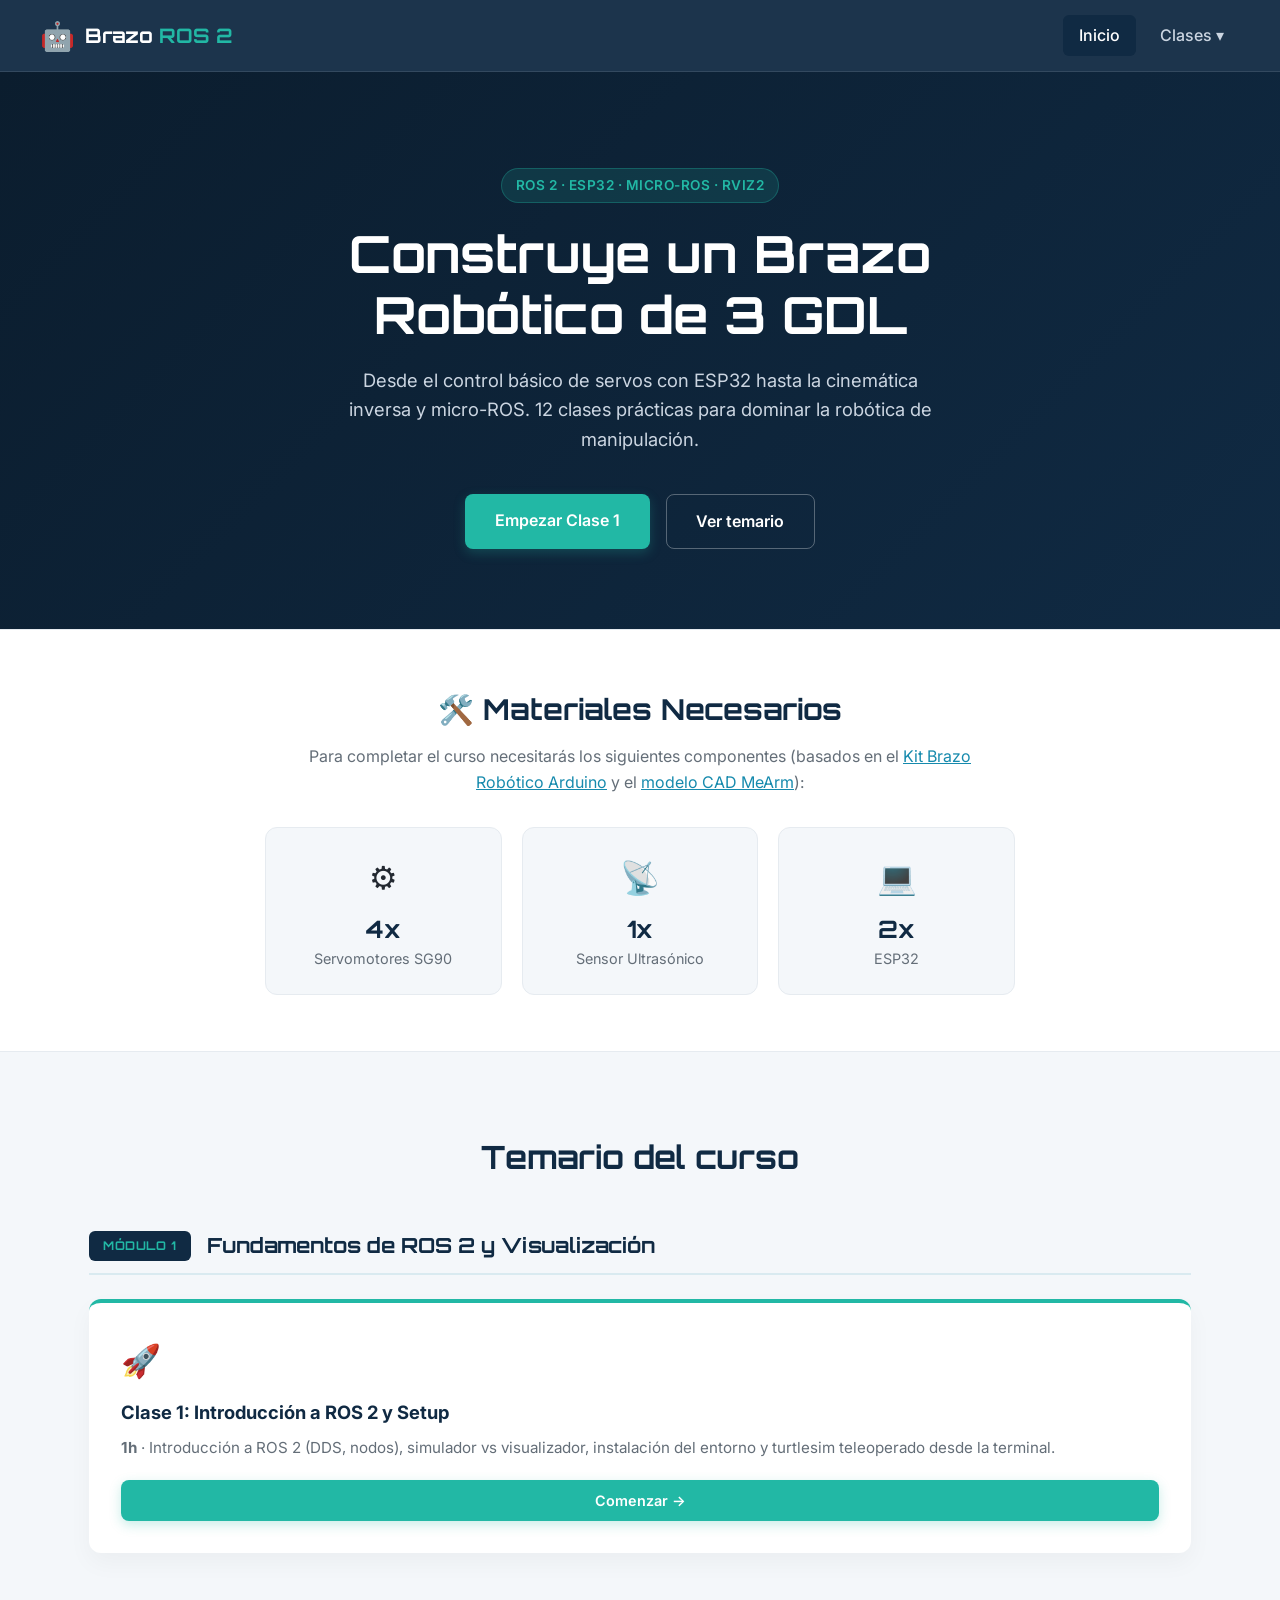
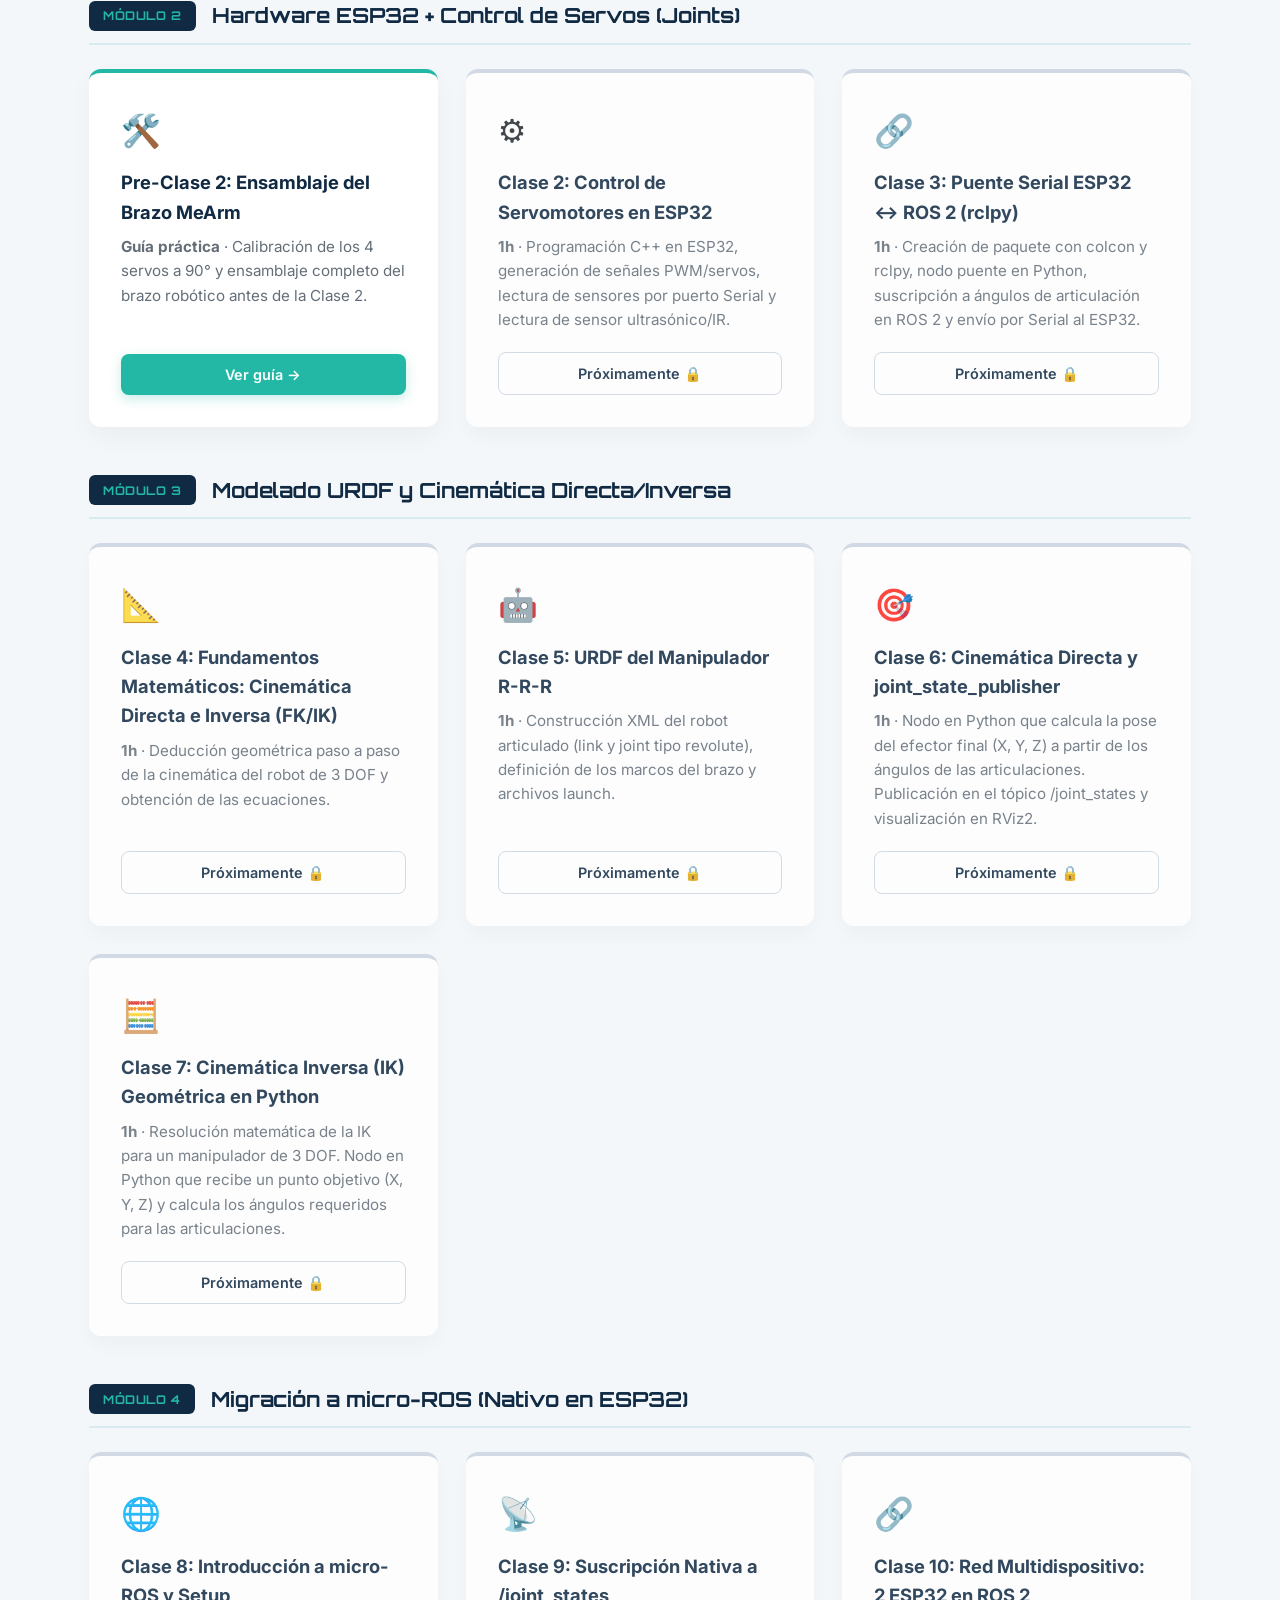
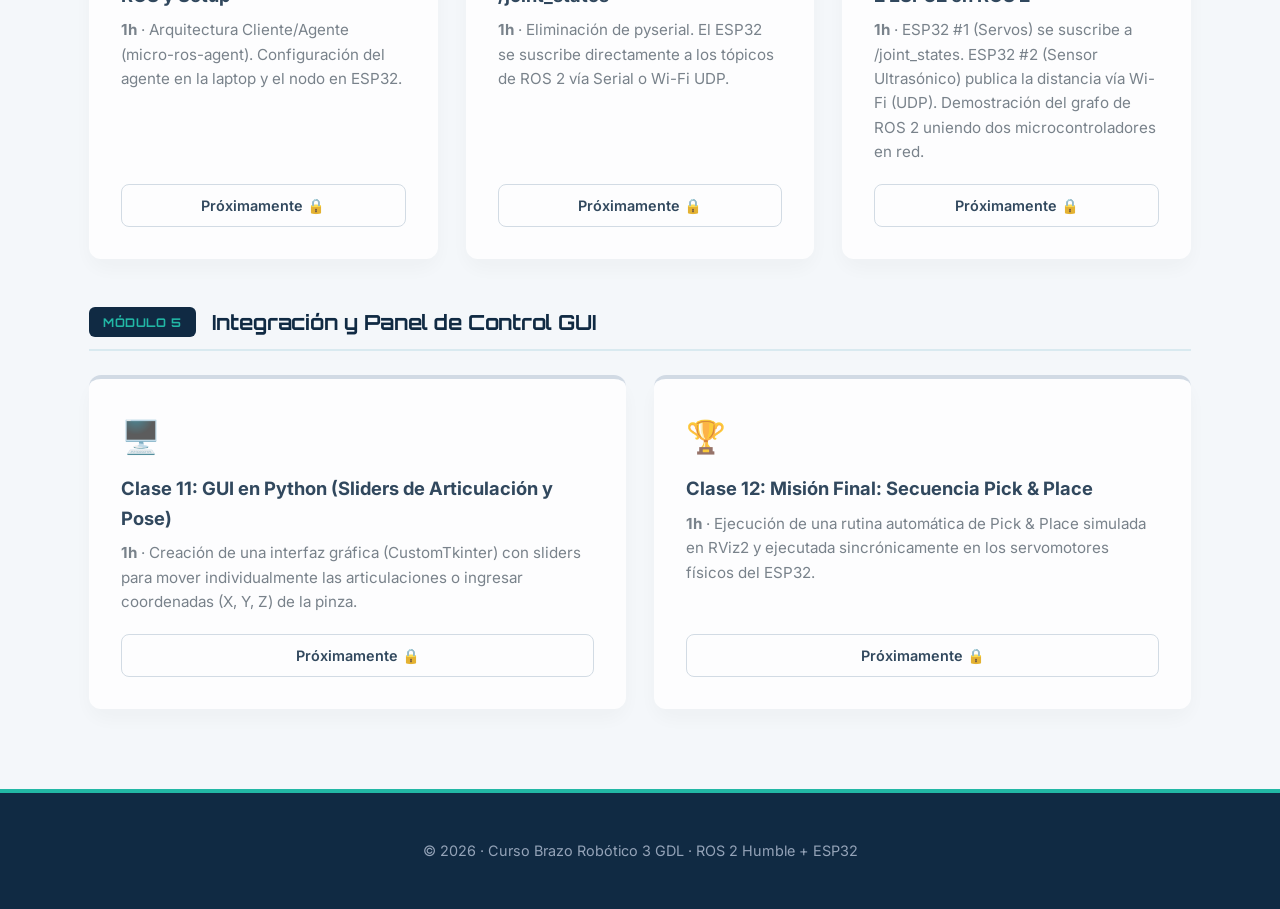
<file: index.html>
<!DOCTYPE html>
<html lang="es">
<head>
    <meta charset="UTF-8">
    <meta name="viewport" content="width=device-width, initial-scale=1.0">
    <title>Curso Brazo Robótico 3 GDL | ROS 2 + ESP32</title>
    <meta name="description" content="Curso completo para construir y controlar un brazo robótico de 3 GDL con ESP32, ROS 2 y micro-ROS. 12 clases prácticas.">
    <link rel="preconnect" href="https://fonts.googleapis.com">
    <link rel="preconnect" href="https://fonts.gstatic.com" crossorigin>
    <link href="https://fonts.googleapis.com/css2?family=Orbitron:wght@500;700&family=Inter:wght@300;400;500;600&display=swap" rel="stylesheet">
    <link rel="stylesheet" href="styles.css">
</head>
<body>

    <header class="site-header">
        <div class="brand">
            <span class="brand-logo-emoji">🤖</span>
            <span class="brand-name">Brazo <span class="highlight">ROS 2</span></span>
        </div>

        <button class="nav-toggle" aria-label="Abrir menú de navegación" aria-expanded="false" aria-controls="main-nav">
            <span class="hamburger"></span>
        </button>

        <nav class="main-nav" id="main-nav">
            <ul>
                <li><a href="index.html" class="active">Inicio</a></li>
                <li class="dropdown">
                    <a href="#" class="dropbtn" aria-haspopup="true">Clases ▾</a>
                    <div class="dropdown-content">
                        <!-- Módulo 1 -->
                        <a href="clases/clase-01.html">Clase 1: Introducción a ROS 2 y Setup</a>
                        <!-- Módulo 2 -->
                        <a href="clases/pre-clase-02.html">Pre-Clase 2: Ensamblaje del Brazo MeArm</a> 
                        <a href="proximamente.html?clase=2">Clase 2: Control de Servomotores en ESP32</a>
                        <a href="proximamente.html?clase=3">Clase 3: Puente Serial ESP32 ↔ ROS 2 (rclpy)</a>
                        <!-- Módulo 3 -->
                        <a href="proximamente.html?clase=4">Clase 4: Cinemática Directa e Inversa (FK/IK)</a>
                        <a href="proximamente.html?clase=5">Clase 5: URDF del Manipulador R-R-R</a>
                        <a href="proximamente.html?clase=6">Clase 6: Cinemática Directa en Python + RViz2</a>
                        <a href="proximamente.html?clase=7">Clase 7: Cinemática Inversa Geométrica en Python</a>
                        <!-- Módulo 4 -->
                        <a href="proximamente.html?clase=8">Clase 8: Introducción a micro-ROS y Setup</a>
                        <a href="proximamente.html?clase=9">Clase 9: Suscripción Nativa a /joint_states</a>
                        <a href="proximamente.html?clase=10">Clase 10: Red Multidispositivo (2 ESP32)</a>
                        <!-- Módulo 5 -->
                        <a href="proximamente.html?clase=11">Clase 11: GUI en Python (Sliders y Pose)</a>
                        <a href="proximamente.html?clase=12">Clase 12: Misión Final - Pick & Place</a>
                    </div>
                </li>
            </ul>
        </nav>
    </header>

    <main>
        <section class="hero">
            <div class="hero-content">
                <span class="badge">ROS 2 · ESP32 · micro-ROS · RViz2</span>
                <h1>Construye un Brazo Robótico de 3 GDL</h1>
                <p>Desde el control básico de servos con ESP32 hasta la cinemática inversa y micro-ROS. 12 clases prácticas para dominar la robótica de manipulación.</p>
                <div class="hero-actions">
                    <a href="clases/clase-01.html" class="btn-primary">Empezar Clase 1</a>
                    <a href="#temario" class="btn-secondary">Ver temario</a>
                </div>
            </div>
        </section>

        <!-- Sección de Materiales Necesarios -->
        <section class="materials-section">
            <div class="materials-container">
                <h2>🛠️ Materiales Necesarios</h2>
                <p>Para completar el curso necesitarás los siguientes componentes (basados en el <a href="https://megatronica.cc/producto/kit-brazo-robotico-arduino/" target="_blank" rel="noopener">Kit Brazo Robótico Arduino</a> y el <a href="https://grabcad.com/library/mearm-robotic-arm-1" target="_blank" rel="noopener">modelo CAD MeArm</a>):</p>
                <div class="materials-grid">
                    <div class="material-item">
                        <span class="material-icon">⚙️</span>
                        <strong>4x</strong>
                        <span>Servomotores SG90</span>
                    </div>
                    <div class="material-item">
                        <span class="material-icon">📡</span>
                        <strong>1x</strong>
                        <span>Sensor Ultrasónico</span>
                    </div>
                    <div class="material-item">
                        <span class="material-icon">💻</span>
                        <strong>2x</strong>
                        <span>ESP32</span>
                    </div>
                </div>
            </div>
        </section>

        <!-- Temario por Módulos -->
        <section class="services" id="temario">
            <h2>Temario del curso</h2>

            <!-- Módulo 1 -->
            <div class="module-group">
                <div class="module-header">
                    <span class="module-badge">Módulo 1</span>
                    <h3>Fundamentos de ROS 2 y Visualización</h3>
                </div>
                <div class="services-grid">
                    <article class="service-card available">
                        <div class="card-icon">🚀</div>
                        <h3>Clase 1: Introducción a ROS 2 y Setup</h3>
                        <p><strong>1h</strong> · Introducción a ROS 2 (DDS, nodos), simulador vs visualizador, instalación del entorno y turtlesim teleoperado desde la terminal.</p>
                        <a href="clases/clase-01.html" class="btn-primary btn-small">Comenzar →</a>
                    </article>
                </div>
            </div>

            <!-- Módulo 2 -->
            <div class="module-group">
                <div class="module-header">
                    <span class="module-badge">Módulo 2</span>
                    <h3>Hardware ESP32 + Control de Servos (Joints)</h3>
                </div>
                <div class="services-grid">
                    <!-- NUEVA: Pre-Clase 2 -->
                    <article class="service-card available">
                        <div class="card-icon">🛠️</div>
                        <h3>Pre-Clase 2: Ensamblaje del Brazo MeArm</h3>
                        <p><strong>Guía práctica</strong> · Calibración de los 4 servos a 90° y ensamblaje completo del brazo robótico antes de la Clase 2.</p>
                        <a href="clases/pre-clase-02.html" class="btn-primary btn-small">Ver guía →</a>
                    </article>

                    <article class="service-card locked">
                        <div class="card-icon">⚙️</div>
                        <h3>Clase 2: Control de Servomotores en ESP32</h3>
                        <p><strong>1h</strong> · Programación C++ en ESP32, generación de señales PWM/servos, lectura de sensores por puerto Serial y lectura de sensor ultrasónico/IR.</p>
                        <a href="proximamente.html?clase=2" class="btn-secondary btn-small">Próximamente 🔒</a>
                    </article>
                    <article class="service-card locked">
                        <div class="card-icon">🔗</div>
                        <h3>Clase 3: Puente Serial ESP32 ↔ ROS 2 (rclpy)</h3>
                        <p><strong>1h</strong> · Creación de paquete con colcon y rclpy, nodo puente en Python, suscripción a ángulos de articulación en ROS 2 y envío por Serial al ESP32.</p>
                        <a href="proximamente.html?clase=3" class="btn-secondary btn-small">Próximamente 🔒</a>
                    </article>
                </div>
            </div>

            <!-- Módulo 3 -->
            <div class="module-group">
                <div class="module-header">
                    <span class="module-badge">Módulo 3</span>
                    <h3>Modelado URDF y Cinemática Directa/Inversa</h3>
                </div>
                <div class="services-grid">
                    <article class="service-card locked">
                        <div class="card-icon">📐</div>
                        <h3>Clase 4: Fundamentos Matemáticos: Cinemática Directa e Inversa (FK/IK)</h3>
                        <p><strong>1h</strong> · Deducción geométrica paso a paso de la cinemática del robot de 3 DOF y obtención de las ecuaciones.</p>
                        <a href="proximamente.html?clase=4" class="btn-secondary btn-small">Próximamente 🔒</a>
                    </article>
                    <article class="service-card locked">
                        <div class="card-icon">🤖</div>
                        <h3>Clase 5: URDF del Manipulador R-R-R</h3>
                        <p><strong>1h</strong> · Construcción XML del robot articulado (link y joint tipo revolute), definición de los marcos del brazo y archivos launch.</p>
                        <a href="proximamente.html?clase=5" class="btn-secondary btn-small">Próximamente 🔒</a>
                    </article>
                    <article class="service-card locked">
                        <div class="card-icon">🎯</div>
                        <h3>Clase 6: Cinemática Directa y joint_state_publisher</h3>
                        <p><strong>1h</strong> · Nodo en Python que calcula la pose del efector final (X, Y, Z) a partir de los ángulos de las articulaciones. Publicación en el tópico /joint_states y visualización en RViz2.</p>
                        <a href="proximamente.html?clase=6" class="btn-secondary btn-small">Próximamente 🔒</a>
                    </article>
                    <article class="service-card locked">
                        <div class="card-icon">🧮</div>
                        <h3>Clase 7: Cinemática Inversa (IK) Geométrica en Python</h3>
                        <p><strong>1h</strong> · Resolución matemática de la IK para un manipulador de 3 DOF. Nodo en Python que recibe un punto objetivo (X, Y, Z) y calcula los ángulos requeridos para las articulaciones.</p>
                        <a href="proximamente.html?clase=7" class="btn-secondary btn-small">Próximamente 🔒</a>
                    </article>
                </div>
            </div>

            <!-- Módulo 4 -->
            <div class="module-group">
                <div class="module-header">
                    <span class="module-badge">Módulo 4</span>
                    <h3>Migración a micro-ROS (Nativo en ESP32)</h3>
                </div>
                <div class="services-grid">
                    <article class="service-card locked">
                        <div class="card-icon">🌐</div>
                        <h3>Clase 8: Introducción a micro-ROS y Setup</h3>
                        <p><strong>1h</strong> · Arquitectura Cliente/Agente (micro-ros-agent). Configuración del agente en la laptop y el nodo en ESP32.</p>
                        <a href="proximamente.html?clase=8" class="btn-secondary btn-small">Próximamente 🔒</a>
                    </article>
                    <article class="service-card locked">
                        <div class="card-icon">📡</div>
                        <h3>Clase 9: Suscripción Nativa a /joint_states</h3>
                        <p><strong>1h</strong> · Eliminación de pyserial. El ESP32 se suscribe directamente a los tópicos de ROS 2 vía Serial o Wi-Fi UDP.</p>
                        <a href="proximamente.html?clase=9" class="btn-secondary btn-small">Próximamente 🔒</a>
                    </article>
                    <article class="service-card locked">
                        <div class="card-icon">🔗</div>
                        <h3>Clase 10: Red Multidispositivo: 2 ESP32 en ROS 2</h3>
                        <p><strong>1h</strong> · ESP32 #1 (Servos) se suscribe a /joint_states. ESP32 #2 (Sensor Ultrasónico) publica la distancia vía Wi-Fi (UDP). Demostración del grafo de ROS 2 uniendo dos microcontroladores en red.</p>
                        <a href="proximamente.html?clase=10" class="btn-secondary btn-small">Próximamente 🔒</a>
                    </article>
                </div>
            </div>

            <!-- Módulo 5 -->
            <div class="module-group">
                <div class="module-header">
                    <span class="module-badge">Módulo 5</span>
                    <h3>Integración y Panel de Control GUI</h3>
                </div>
                <div class="services-grid">
                    <article class="service-card locked">
                        <div class="card-icon">🖥️</div>
                        <h3>Clase 11: GUI en Python (Sliders de Articulación y Pose)</h3>
                        <p><strong>1h</strong> · Creación de una interfaz gráfica (CustomTkinter) con sliders para mover individualmente las articulaciones o ingresar coordenadas (X, Y, Z) de la pinza.</p>
                        <a href="proximamente.html?clase=11" class="btn-secondary btn-small">Próximamente 🔒</a>
                    </article>
                    <article class="service-card locked">
                        <div class="card-icon">🏆</div>
                        <h3>Clase 12: Misión Final: Secuencia Pick & Place</h3>
                        <p><strong>1h</strong> · Ejecución de una rutina automática de Pick & Place simulada en RViz2 y ejecutada sincrónicamente en los servomotores físicos del ESP32.</p>
                        <a href="proximamente.html?clase=12" class="btn-secondary btn-small">Próximamente 🔒</a>
                    </article>
                </div>
            </div>
        </section>
    </main>

    <footer class="site-footer">
        <p>&copy; 2026 · Curso Brazo Robótico 3 GDL · ROS 2 Humble + ESP32</p>
    </footer>

    <script src="menu.js"></script>
</body>
</html>
</file>
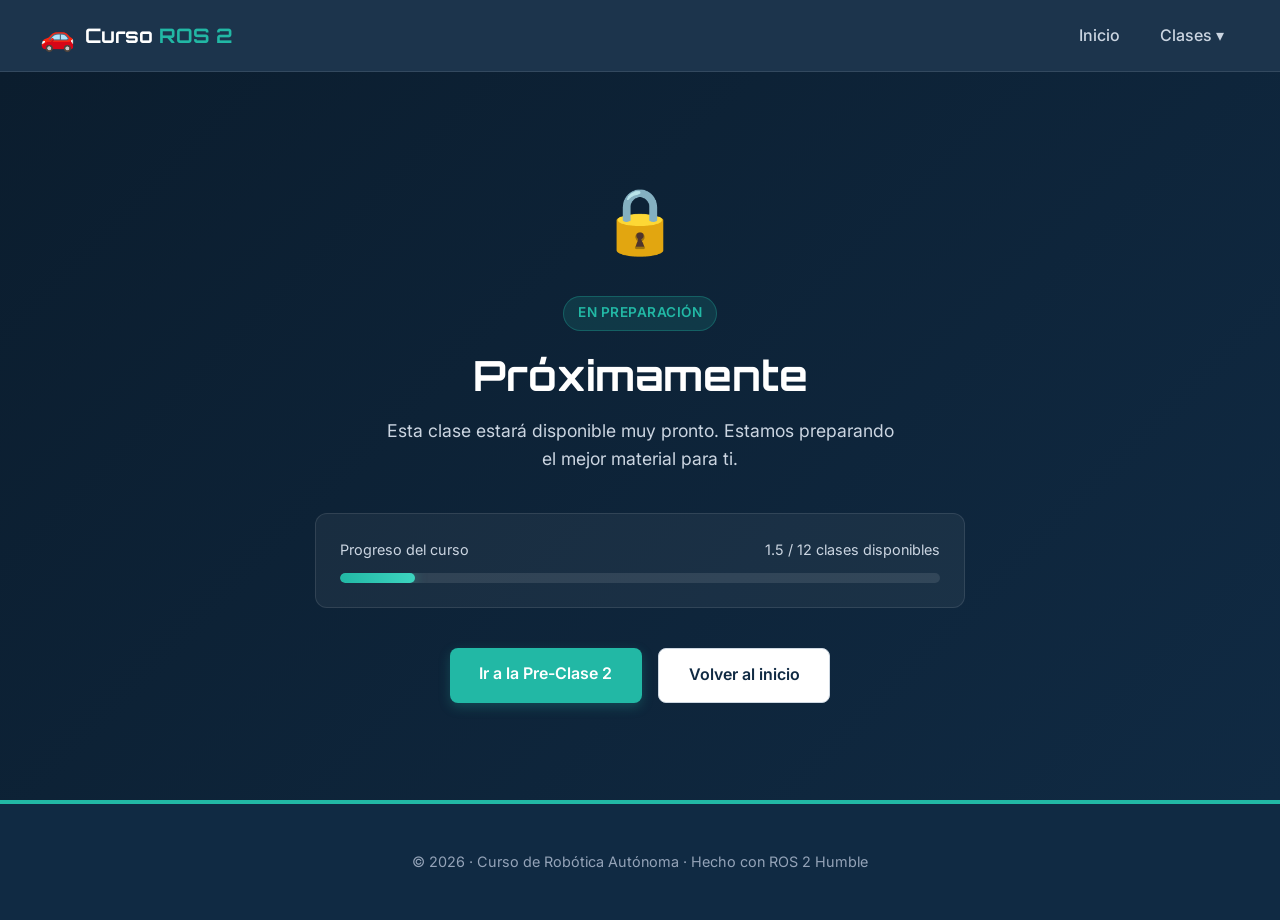
<file: proximamente.html>
<!DOCTYPE html>
<html lang="es">
<head>
    <meta charset="UTF-8">
    <meta name="viewport" content="width=device-width, initial-scale=1.0">
    <title>Próximamente | Curso ROS 2</title>
    <meta name="robots" content="noindex">
    <link rel="preconnect" href="https://fonts.googleapis.com">
    <link rel="preconnect" href="https://fonts.gstatic.com" crossorigin>
    <link href="https://fonts.googleapis.com/css2?family=Orbitron:wght@500;700&family=Inter:wght@300;400;500;600&display=swap" rel="stylesheet">
    <link rel="stylesheet" href="styles.css">
</head>
<body>

    <header class="site-header">
        <div class="brand">
            <span class="brand-logo-emoji">🚗</span>
            <span class="brand-name">Curso <span class="highlight">ROS 2</span></span>
        </div>

        <button class="nav-toggle" aria-label="Abrir menú de navegación" aria-expanded="false" aria-controls="main-nav">
            <span class="hamburger"></span>
        </button>

        <nav class="main-nav" id="main-nav">
            <ul>
                <li><a href="index.html">Inicio</a></li>
                <li class="dropdown">
                    <a href="#" class="dropbtn">Clases ▾</a>
                    <div class="dropdown-content">
                        <a href="clases/clase-01.html">Clase 1: Introducción a ROS 2</a>
                        <a href="clases/pre-clase-02.html">Pre-Clase 2: Ensamblaje del Brazo MeArm</a> 
                        <a href="proximamente.html?clase=2">Clase 2: Configuración del entorno</a>
                        <a href="proximamente.html?clase=3">Clase 3: Nodos y Tópicos</a>
                        <a href="proximamente.html?clase=4">Clase 4: URDF y Modelado</a>
                        <a href="proximamente.html?clase=5">Clase 5: Simulación en Gazebo</a>
                        <a href="proximamente.html?clase=6">Clase 6: Sensores e IMU</a>
                        <a href="proximamente.html?clase=7">Clase 7: Odometría y Cinemática</a>
                        <a href="proximamente.html?clase=8">Clase 8: Mapeo (SLAM)</a>
                        <a href="proximamente.html?clase=9">Clase 9: Localización (AMCL)</a>
                        <a href="proximamente.html?clase=10">Clase 10: Navegación Autónoma (Nav2)</a>
                        <a href="proximamente.html?clase=11">Clase 11: Planificación de Conductas</a>
                        <a href="proximamente.html?clase=12">Clase 12: Proyecto Final</a>
                    </div>
                </li>
            </ul>
        </nav>
    </header>

    <main>
        <section class="coming-soon-section">
            <div class="coming-soon-content">
                <div class="coming-icon">🔒</div>
                <span class="badge">En preparación</span>
                <h1 id="coming-title">Próximamente</h1>
                <p id="coming-description">
                    Esta clase estará disponible muy pronto. Estamos preparando el mejor material para ti.
                </p>

                <div class="progress-block">
                    <div class="progress-label">
                        <span>Progreso del curso</span>
                        <span id="progress-text">1 / 12 clases disponibles</span>
                    </div>
                    <div class="progress-bar">
                        <div class="progress-fill" style="width: 8.33%;"></div>
                    </div>
                </div>

                <div class="hero-actions" style="margin-top: 2.5rem;">
                    <a href="clases/pre-clase-02.html" class="btn-primary">Ir a la Pre-Clase 2</a>
                    <a href="index.html" class="btn-secondary">Volver al inicio</a>
                </div>
            </div>
        </section>
    </main>

    <footer class="site-footer">
        <p>&copy; 2026 · Curso de Robótica Autónoma · Hecho con ROS 2 Humble</p>
    </footer>

    <script src="menu.js"></script>

    <!-- Script para personalizar según la clase solicitada -->
    <script>
        (function () {
            // Títulos actualizados según el PDF del curso
            const titulos = {
                1: 'Introducción a ROS 2 y Setup',
                2: 'Control de Servomotores en ESP32',
                3: 'Puente Serial ESP32 ↔ ROS 2 (rclpy)',
                4: 'Cinemática Directa e Inversa (FK/IK)',
                5: 'URDF del Manipulador R-R-R',
                6: 'Cinemática Directa + joint_state_publisher',
                7: 'Cinemática Inversa (IK) Geométrica en Python',
                8: 'Introducción a micro-ROS y Setup',
                9: 'Suscripción Nativa a /joint_states',
                10: 'Red Multidispositivo: 2 ESP32 en ROS 2',
                11: 'GUI en Python (Sliders y Pose)',
                12: 'Misión Final: Pick & Place'
            };

            const params = new URLSearchParams(window.location.search);
            const num = parseInt(params.get('clase'), 10);

            if (num && titulos[num]) {
                document.getElementById('coming-title').textContent = 'Clase ' + num + ': ' + titulos[num];
                document.getElementById('coming-description').textContent =
                    'La Clase ' + num + ' está en preparación. Muy pronto tendrás acceso a este módulo del curso.';
                document.title = 'Clase ' + num + ' (Próximamente) | Curso Brazo Robótico ROS 2';
            }

            const disponibles = 1.5; // 👈 Cambia a 2, 3, etc. cuando desbloquees nuevas clases
            const total = 12;
            const pct = (disponibles / total * 100).toFixed(2);
            document.querySelector('.progress-fill').style.width = pct + '%';
            document.getElementById('progress-text').textContent =
                disponibles + ' / ' + total + ' clases disponibles';
        })();
    </script>

</body>
</html>
</file>
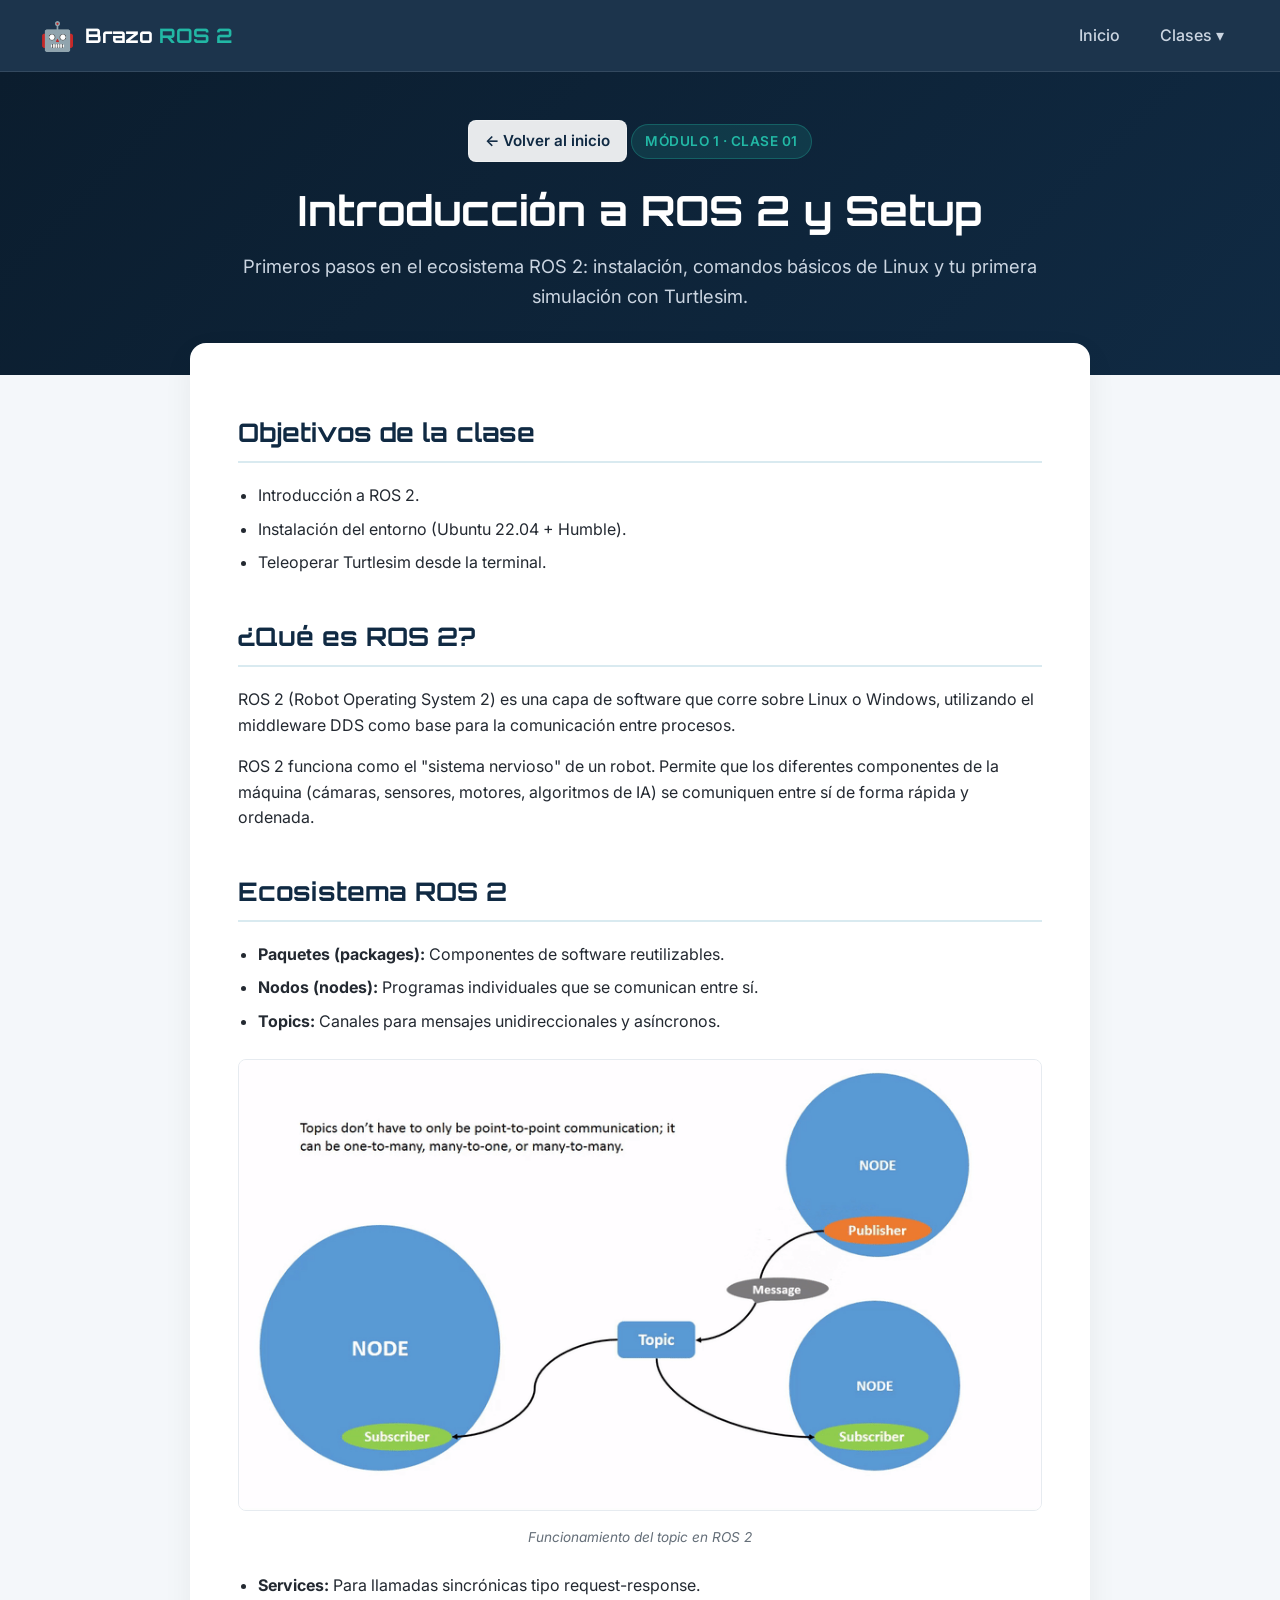
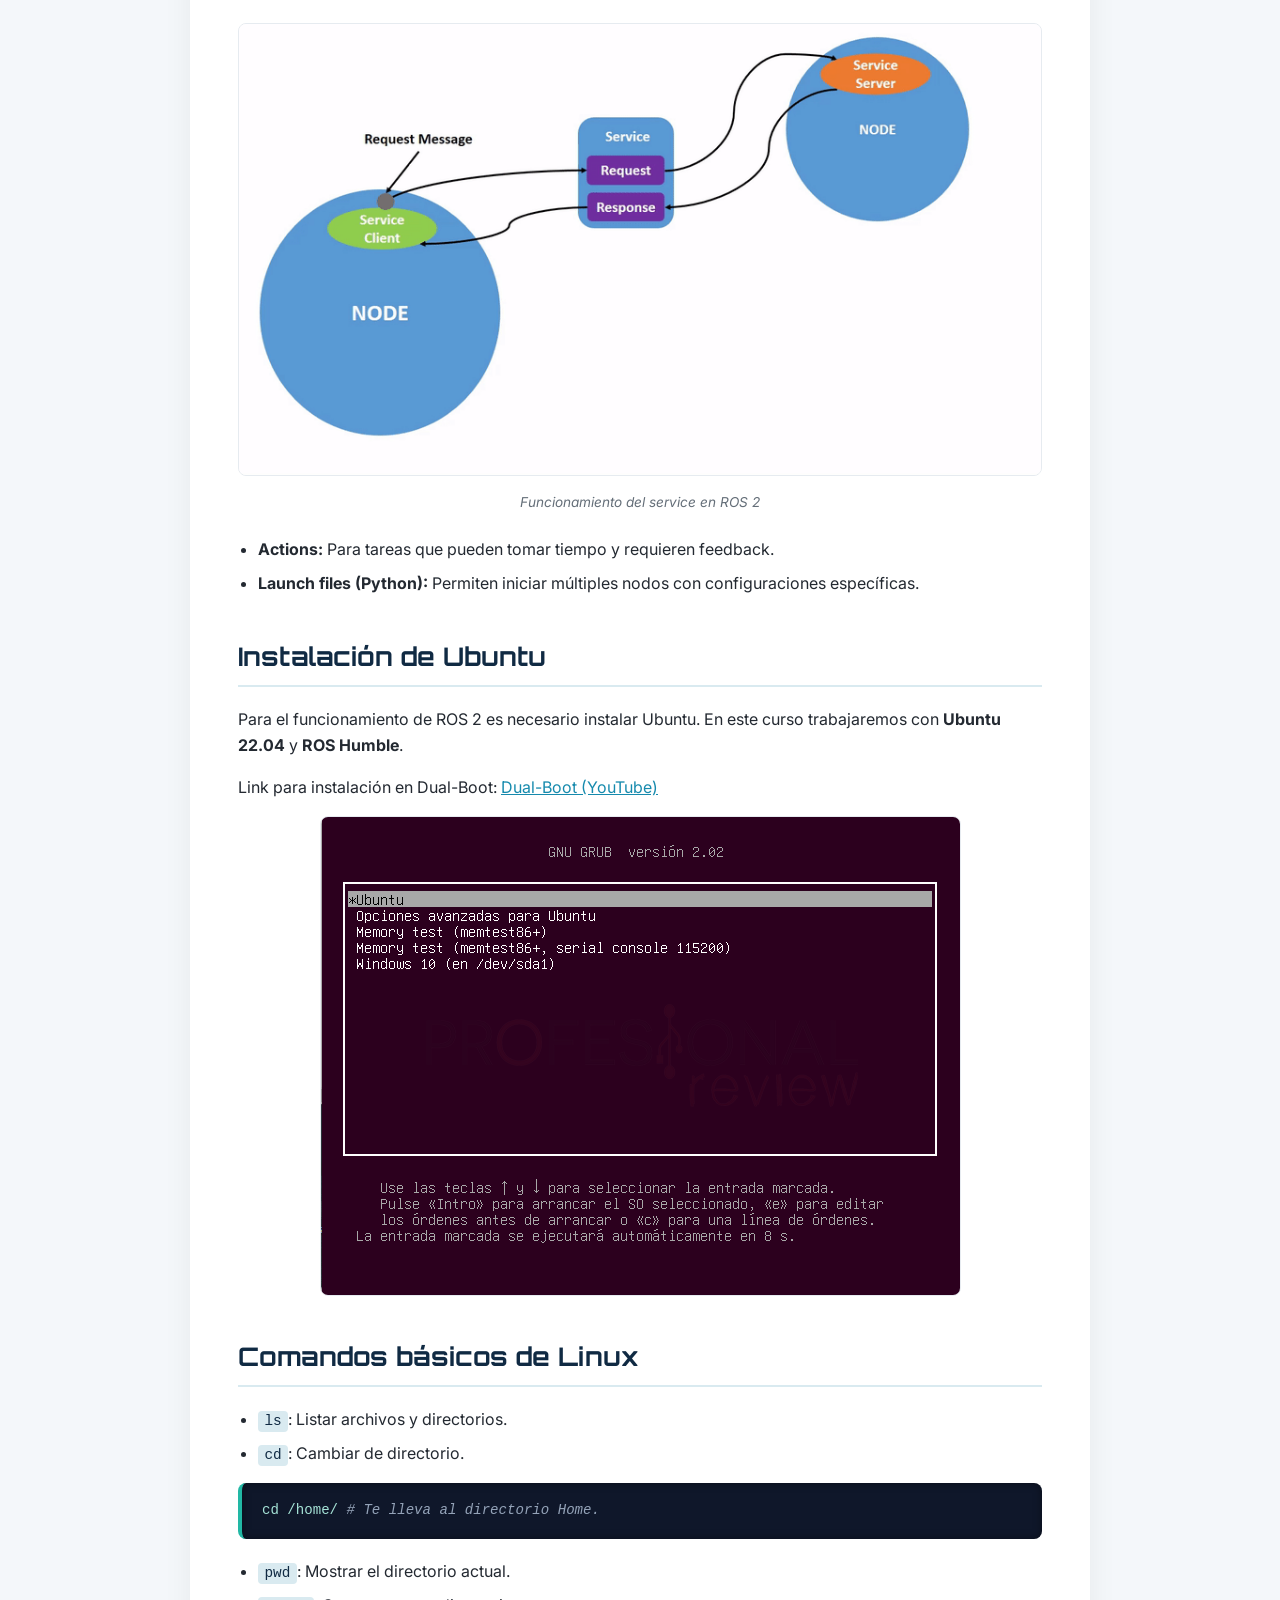
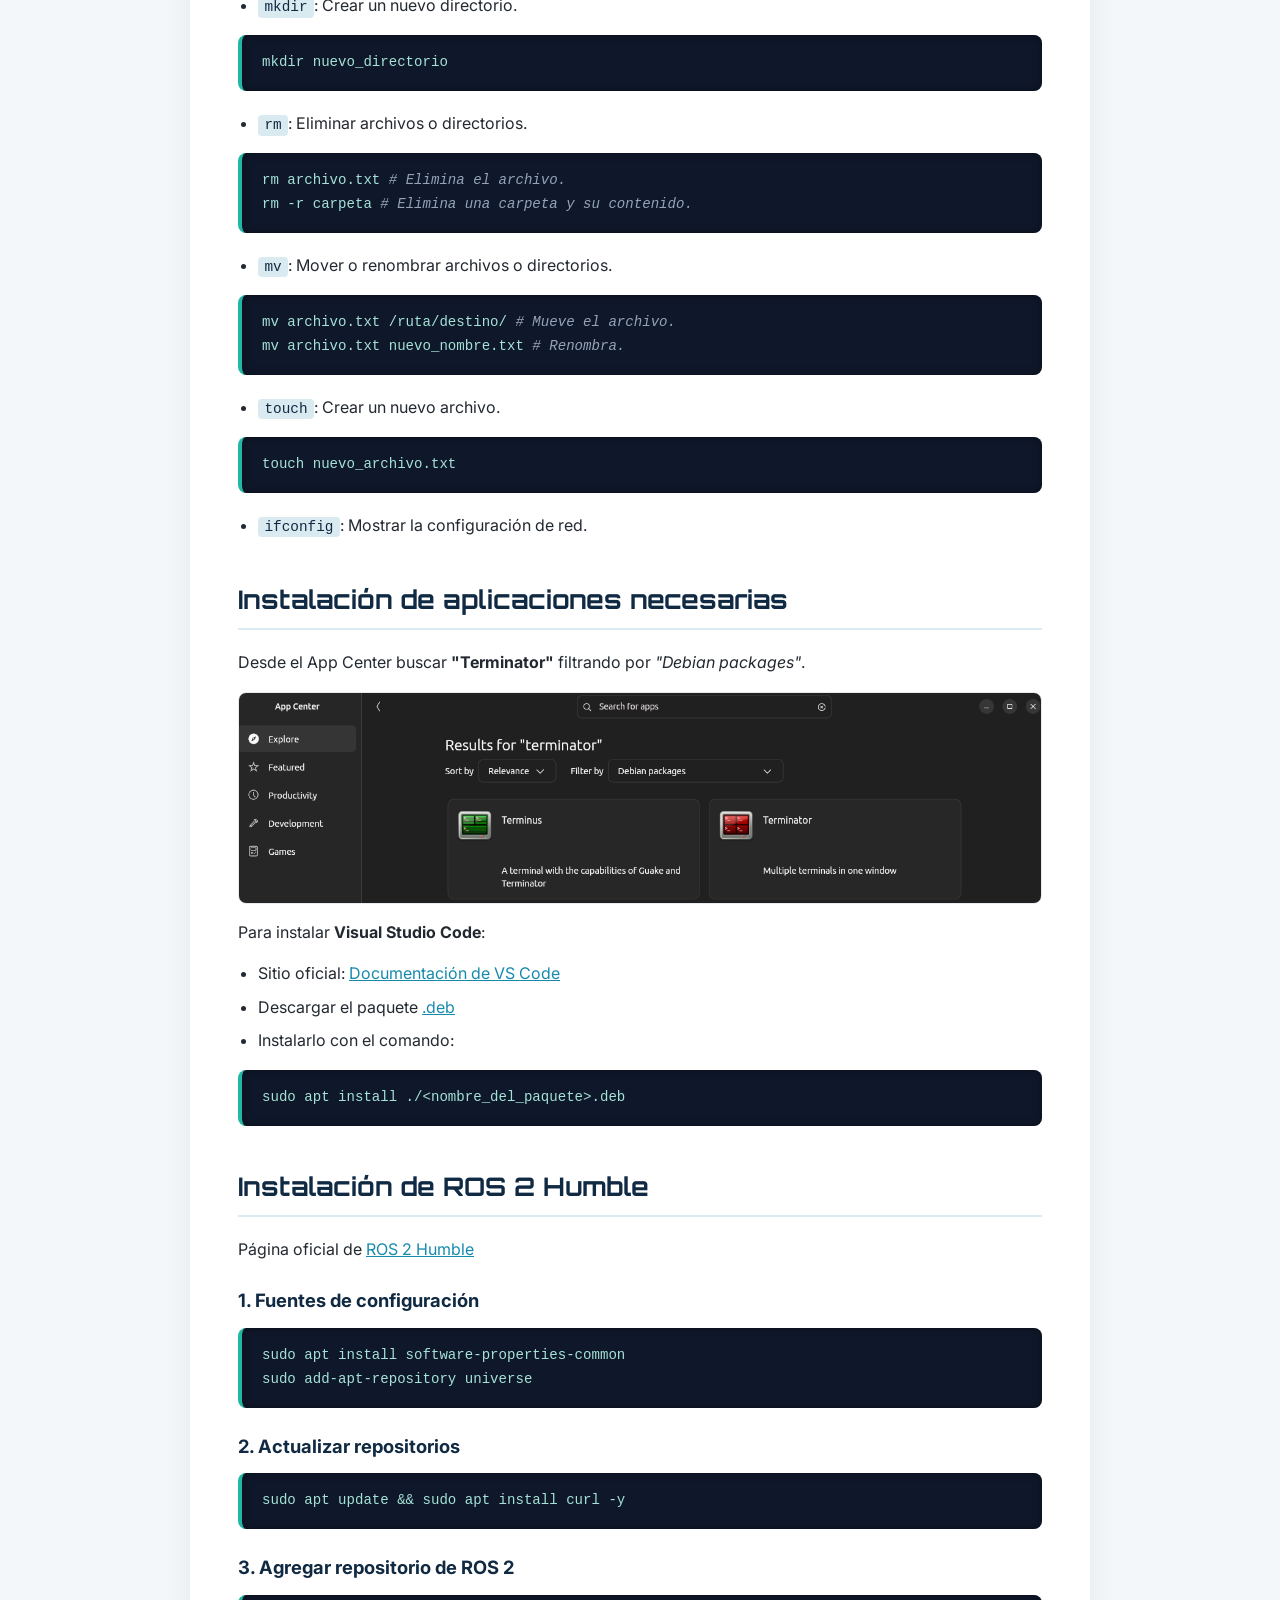
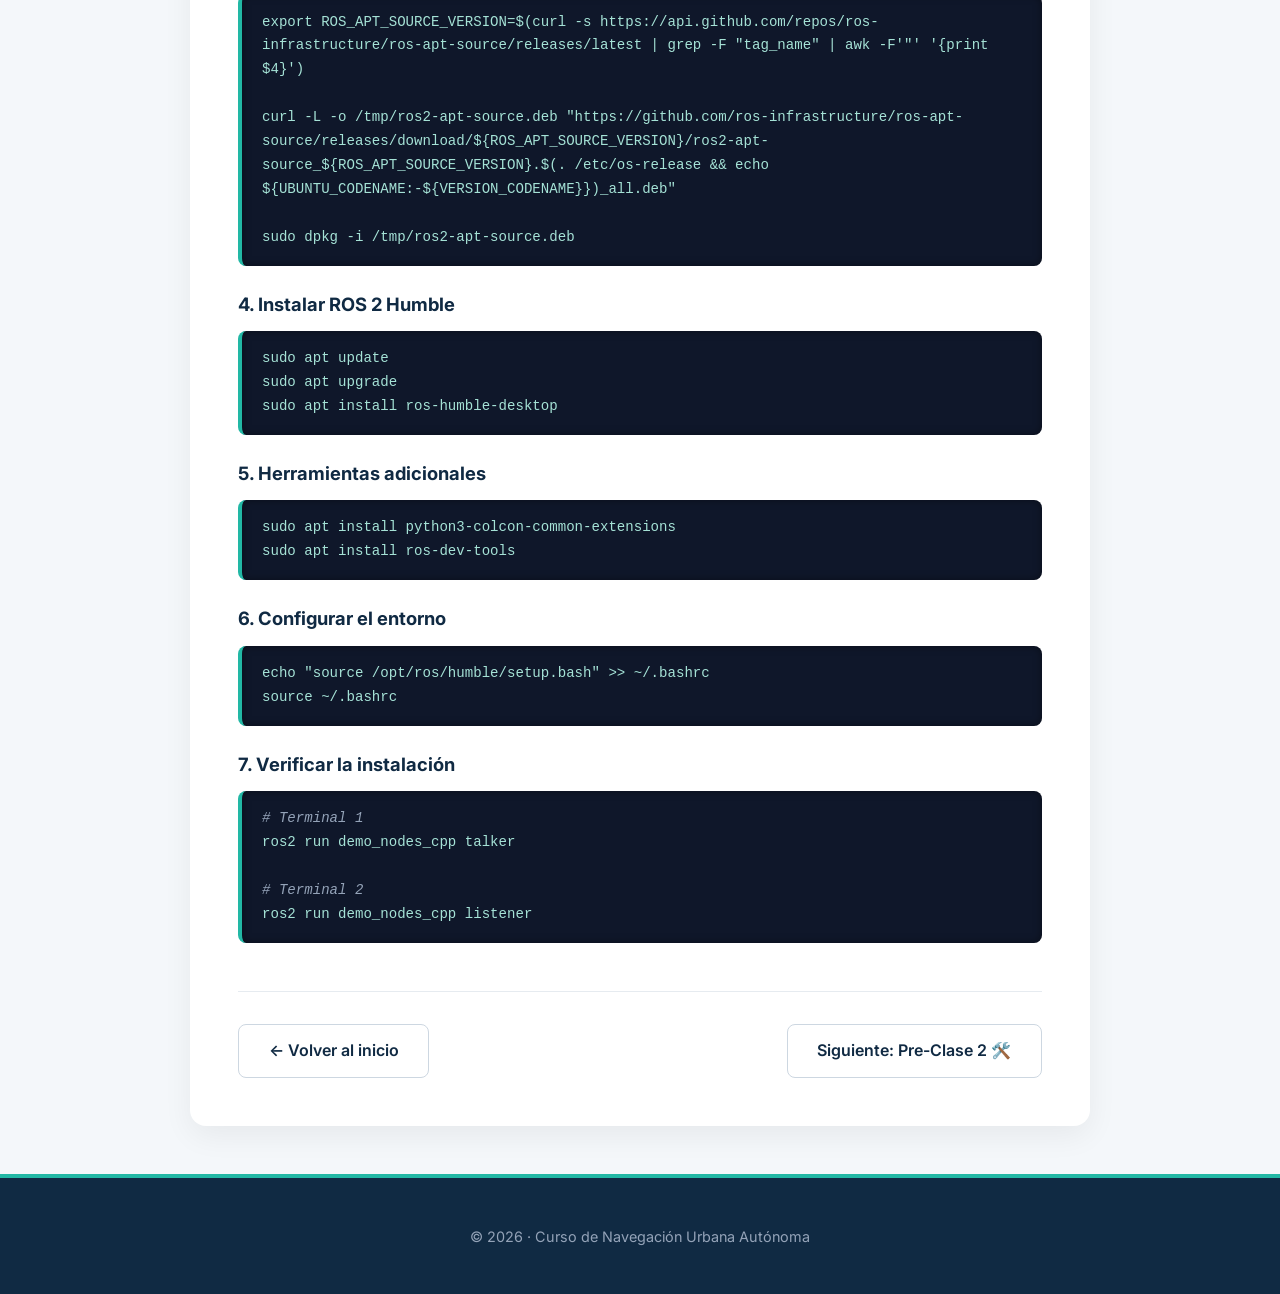
<file: clases/clase-01.html>
<!DOCTYPE html>
<html lang="es">
<head>
    <meta charset="UTF-8">
    <meta name="viewport" content="width=device-width, initial-scale=1.0">
    <title>Clase 1: Introducción a ROS 2 y Setup | Brazo Robótico 3 GDL</title>
    <link rel="preconnect" href="https://fonts.googleapis.com">
    <link rel="preconnect" href="https://fonts.gstatic.com" crossorigin>
    <link href="https://fonts.googleapis.com/css2?family=Orbitron:wght@500;700&family=Inter:wght@300;400;500;600&display=swap" rel="stylesheet">
    <link rel="stylesheet" href="../styles.css">
</head>
<body>

    <header class="site-header">
        <div class="brand">
            <span class="brand-logo-emoji">🤖</span>
            <span class="brand-name">Brazo <span class="highlight">ROS 2</span></span>
        </div>

        <button class="nav-toggle" aria-label="Abrir menú de navegación" aria-expanded="false" aria-controls="main-nav">
            <span class="hamburger"></span>
        </button>

        <!-- ⬇️ id="main-nav" CRÍTICO -->
        <nav class="main-nav" id="main-nav">
            <ul>
                <li><a href="../index.html">Inicio</a></li>
                <li class="dropdown">
                    <a href="#" class="dropbtn">Clases ▾</a>
                    <div class="dropdown-content">
                        <a href="clase-01.html" class="active">Clase 1: Introducción a ROS 2 y Setup</a>
                        <a href="pre-clase-02.html">Pre-Clase 2: Ensamblaje del Brazo MeArm</a> 
                        <a href="../proximamente.html?clase=2">Clase 2: Control de Servomotores en ESP32</a>
                        <a href="../proximamente.html?clase=3">Clase 3: Puente Serial ESP32 ↔ ROS 2 (rclpy)</a>
                        <a href="../proximamente.html?clase=4">Clase 4: Cinemática Directa e Inversa (FK/IK)</a>
                        <a href="../proximamente.html?clase=5">Clase 5: URDF del Manipulador R-R-R</a>
                        <a href="../proximamente.html?clase=6">Clase 6: Cinemática Directa + joint_state_publisher</a>
                        <a href="../proximamente.html?clase=7">Clase 7: Cinemática Inversa (IK) Geométrica</a>
                        <a href="../proximamente.html?clase=8">Clase 8: Introducción a micro-ROS y Setup</a>
                        <a href="../proximamente.html?clase=9">Clase 9: Suscripción Nativa a /joint_states</a>
                        <a href="../proximamente.html?clase=10">Clase 10: Red Multidispositivo (2 ESP32)</a>
                        <a href="../proximamente.html?clase=11">Clase 11: GUI en Python (Sliders y Pose)</a>
                        <a href="../proximamente.html?clase=12">Clase 12: Misión Final - Pick & Place</a>
                    </div>
                </li>
            </ul>
        </nav>
    </header>

    <main>
        <!-- Header de la clase -->
        <section class="class-hero">
            <div class="class-hero-content">
                <a href="../index.html" class="btn-back">← Volver al inicio</a>
                <span class="badge">Módulo 1 · Clase 01</span>
                <h1>Introducción a ROS 2 y Setup</h1>
                <p>Primeros pasos en el ecosistema ROS 2: instalación, comandos básicos de Linux y tu primera simulación con Turtlesim.</p>
            </div>
        </section>

        <article class="container class-content">
            <section>
                <h2>Objetivos de la clase</h2>
                <ul>
                    <li>Introducción a ROS 2.</li>
                    <li>Instalación del entorno (Ubuntu 22.04 + Humble).</li>
                    <li>Teleoperar Turtlesim desde la terminal.</li>
                </ul>
            </section>

            <section>
                <h2>¿Qué es ROS 2?</h2>
                <p>ROS 2 (Robot Operating System 2) es una capa de software que corre sobre Linux o Windows, utilizando el middleware DDS como base para la comunicación entre procesos.</p>
                <p>ROS 2 funciona como el "sistema nervioso" de un robot. Permite que los diferentes componentes de la máquina (cámaras, sensores, motores, algoritmos de IA) se comuniquen entre sí de forma rápida y ordenada.</p>
            </section>

            <section>
                <h2>Ecosistema ROS 2</h2>
                <ul>
                    <li><strong>Paquetes (packages):</strong> Componentes de software reutilizables.</li>
                    <li><strong>Nodos (nodes):</strong> Programas individuales que se comunican entre sí.</li>
                    <li><strong>Topics:</strong> Canales para mensajes unidireccionales y asíncronos.</li>
                </ul>

                <figure>
                    <img src="clase1/topic.gif" alt="Funcionamiento del topic en ROS 2">
                    <figcaption>Funcionamiento del topic en ROS 2</figcaption>
                </figure>

                <ul>
                    <li><strong>Services:</strong> Para llamadas sincrónicas tipo request-response.</li>
                </ul>

                <figure>
                    <img src="clase1/services.gif" alt="Funcionamiento del service en ROS 2">
                    <figcaption>Funcionamiento del service en ROS 2</figcaption>
                </figure>

                <ul>
                    <li><strong>Actions:</strong> Para tareas que pueden tomar tiempo y requieren feedback.</li>
                    <li><strong>Launch files (Python):</strong> Permiten iniciar múltiples nodos con configuraciones específicas.</li>
                </ul>
            </section>

            <section>
                <h2>Instalación de Ubuntu</h2>
                <p>Para el funcionamiento de ROS 2 es necesario instalar Ubuntu. En este curso trabajaremos con <strong>Ubuntu 22.04</strong> y <strong>ROS Humble</strong>.</p>
                <p>Link para instalación en Dual-Boot: <a href="https://youtu.be/wIj7sHK0SkQ" target="_blank" rel="noopener">Dual-Boot (YouTube)</a></p>
                <img src="clase1/dual_boot.webp" alt="Dual boot Ubuntu / Windows">
            </section>

            <section>
                <h2>Comandos básicos de Linux</h2>
                <ul>
                    <li><code>ls</code>: Listar archivos y directorios.</li>
                    <li><code>cd</code>: Cambiar de directorio.</li>
                </ul>
                <div class="terminal-block"><code>cd /home/</code> <span class="comment"># Te lleva al directorio Home.</span></div>

                <ul>
                    <li><code>pwd</code>: Mostrar el directorio actual.</li>
                    <li><code>mkdir</code>: Crear un nuevo directorio.</li>
                </ul>
                <div class="terminal-block"><code>mkdir nuevo_directorio</code></div>

                <ul>
                    <li><code>rm</code>: Eliminar archivos o directorios.</li>
                </ul>
                <div class="terminal-block">
                    <code>rm archivo.txt</code>       <span class="comment"># Elimina el archivo.</span><br>
                    <code>rm -r carpeta</code>        <span class="comment"># Elimina una carpeta y su contenido.</span>
                </div>

                <ul>
                    <li><code>mv</code>: Mover o renombrar archivos o directorios.</li>
                </ul>
                <div class="terminal-block">
                    <code>mv archivo.txt /ruta/destino/</code>   <span class="comment"># Mueve el archivo.</span><br>
                    <code>mv archivo.txt nuevo_nombre.txt</code> <span class="comment"># Renombra.</span>
                </div>

                <ul>
                    <li><code>touch</code>: Crear un nuevo archivo.</li>
                </ul>
                <div class="terminal-block"><code>touch nuevo_archivo.txt</code></div>

                <ul>
                    <li><code>ifconfig</code>: Mostrar la configuración de red.</li>
                </ul>
            </section>

            <section>
                <h2>Instalación de aplicaciones necesarias</h2>
                <p>Desde el App Center buscar <strong>"Terminator"</strong> filtrando por <em>"Debian packages"</em>.</p>
                <img src="clase1/Terminator.png" alt="Terminator en App Center">

                <p>Para instalar <strong>Visual Studio Code</strong>:</p>
                <ul>
                    <li>Sitio oficial: <a href="https://code.visualstudio.com/docs/setup/linux/" target="_blank" rel="noopener">Documentación de VS Code</a></li>
                    <li>Descargar el paquete <a href="https://go.microsoft.com/fwlink/?LinkID=760868" target="_blank" rel="noopener">.deb</a></li>
                    <li>Instalarlo con el comando:</li>
                </ul>
                <div class="terminal-block"><code>sudo apt install ./&lt;nombre_del_paquete&gt;.deb</code></div>
            </section>

            <section>
                <h2>Instalación de ROS 2 Humble</h2>
                <p>Página oficial de <a href="https://docs.ros.org/en/humble/Installation/Ubuntu-Install-Debs.html" target="_blank" rel="noopener">ROS 2 Humble</a></p>

                <h3>1. Fuentes de configuración</h3>
                <div class="terminal-block">
                    <code>sudo apt install software-properties-common</code><br>
                    <code>sudo add-apt-repository universe</code>
                </div>

                <h3>2. Actualizar repositorios</h3>
                <div class="terminal-block"><code>sudo apt update && sudo apt install curl -y</code></div>

                <h3>3. Agregar repositorio de ROS 2</h3>
                <div class="terminal-block">
                    <code>export ROS_APT_SOURCE_VERSION=$(curl -s https://api.github.com/repos/ros-infrastructure/ros-apt-source/releases/latest | grep -F "tag_name" | awk -F'"' '{print $4}')</code><br><br>
                    <code>curl -L -o /tmp/ros2-apt-source.deb "https://github.com/ros-infrastructure/ros-apt-source/releases/download/${ROS_APT_SOURCE_VERSION}/ros2-apt-source_${ROS_APT_SOURCE_VERSION}.$(. /etc/os-release &amp;&amp; echo ${UBUNTU_CODENAME:-${VERSION_CODENAME}})_all.deb"</code><br><br>
                    <code>sudo dpkg -i /tmp/ros2-apt-source.deb</code>
                </div>

                <h3>4. Instalar ROS 2 Humble</h3>
                <div class="terminal-block">
                    <code>sudo apt update</code><br>
                    <code>sudo apt upgrade</code><br>
                    <code>sudo apt install ros-humble-desktop</code>
                </div>

                <h3>5. Herramientas adicionales</h3>
                <div class="terminal-block">
                    <code>sudo apt install python3-colcon-common-extensions</code><br>
                    <code>sudo apt install ros-dev-tools</code>
                </div>

                <h3>6. Configurar el entorno</h3>
                <div class="terminal-block">
                    <code>echo "source /opt/ros/humble/setup.bash" &gt;&gt; ~/.bashrc</code><br>
                    <code>source ~/.bashrc</code>
                </div>

                <h3>7. Verificar la instalación</h3>
                <div class="terminal-block">
                    <span class="comment"># Terminal 1</span><br>
                    <code>ros2 run demo_nodes_cpp talker</code><br><br>
                    <span class="comment"># Terminal 2</span><br>
                    <code>ros2 run demo_nodes_cpp listener</code>
                </div>
            </section>

            <!-- Navegación entre clases -->
            <nav class="class-navigation">
                <a href="../index.html" class="btn-secondary">← Volver al inicio</a>
                <a href="pre-clase-02.html" class="btn-secondary">Siguiente: Pre-Clase 2 🛠️</a> 
            </nav>
        </article>
    </main>

    <footer class="site-footer">
        <p>&copy; 2026 · Curso de Navegación Urbana Autónoma</p>
    </footer>

    <script src="../menu.js"></script>
</body>
</html>
</file>
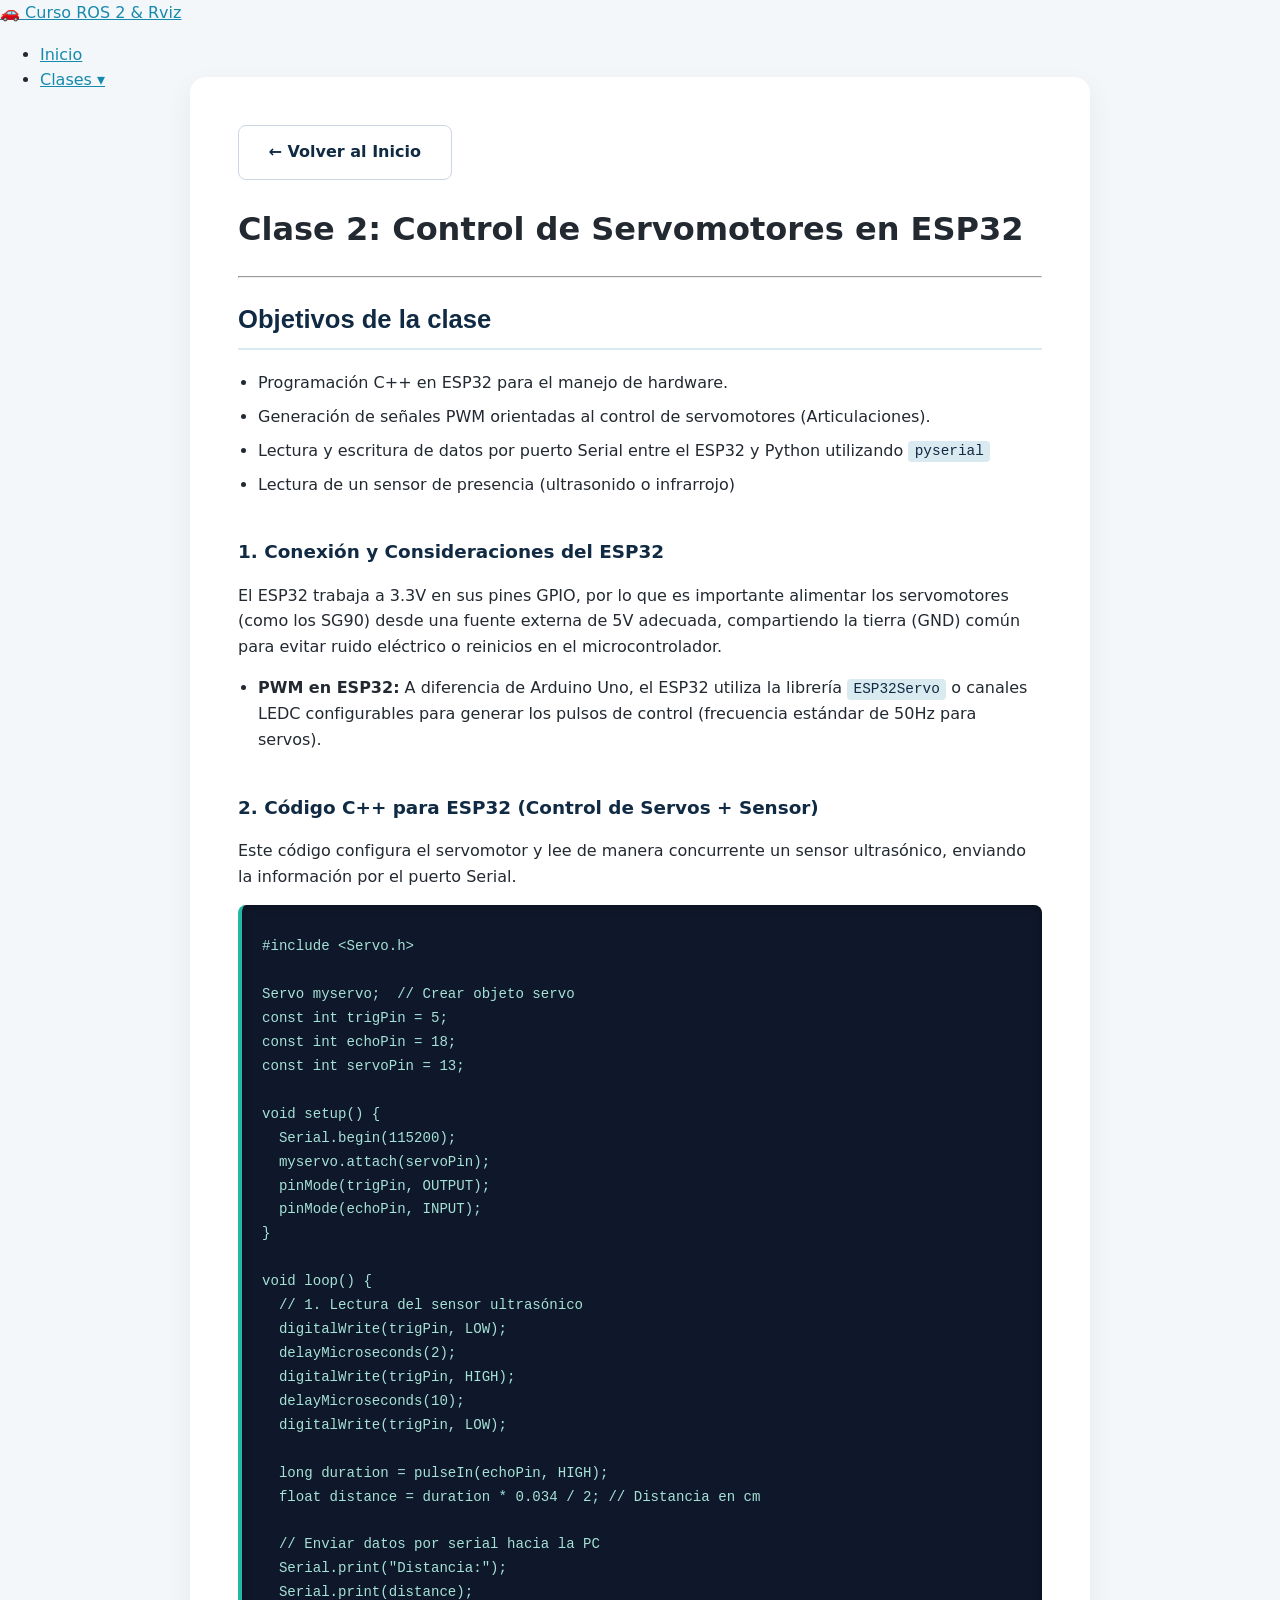
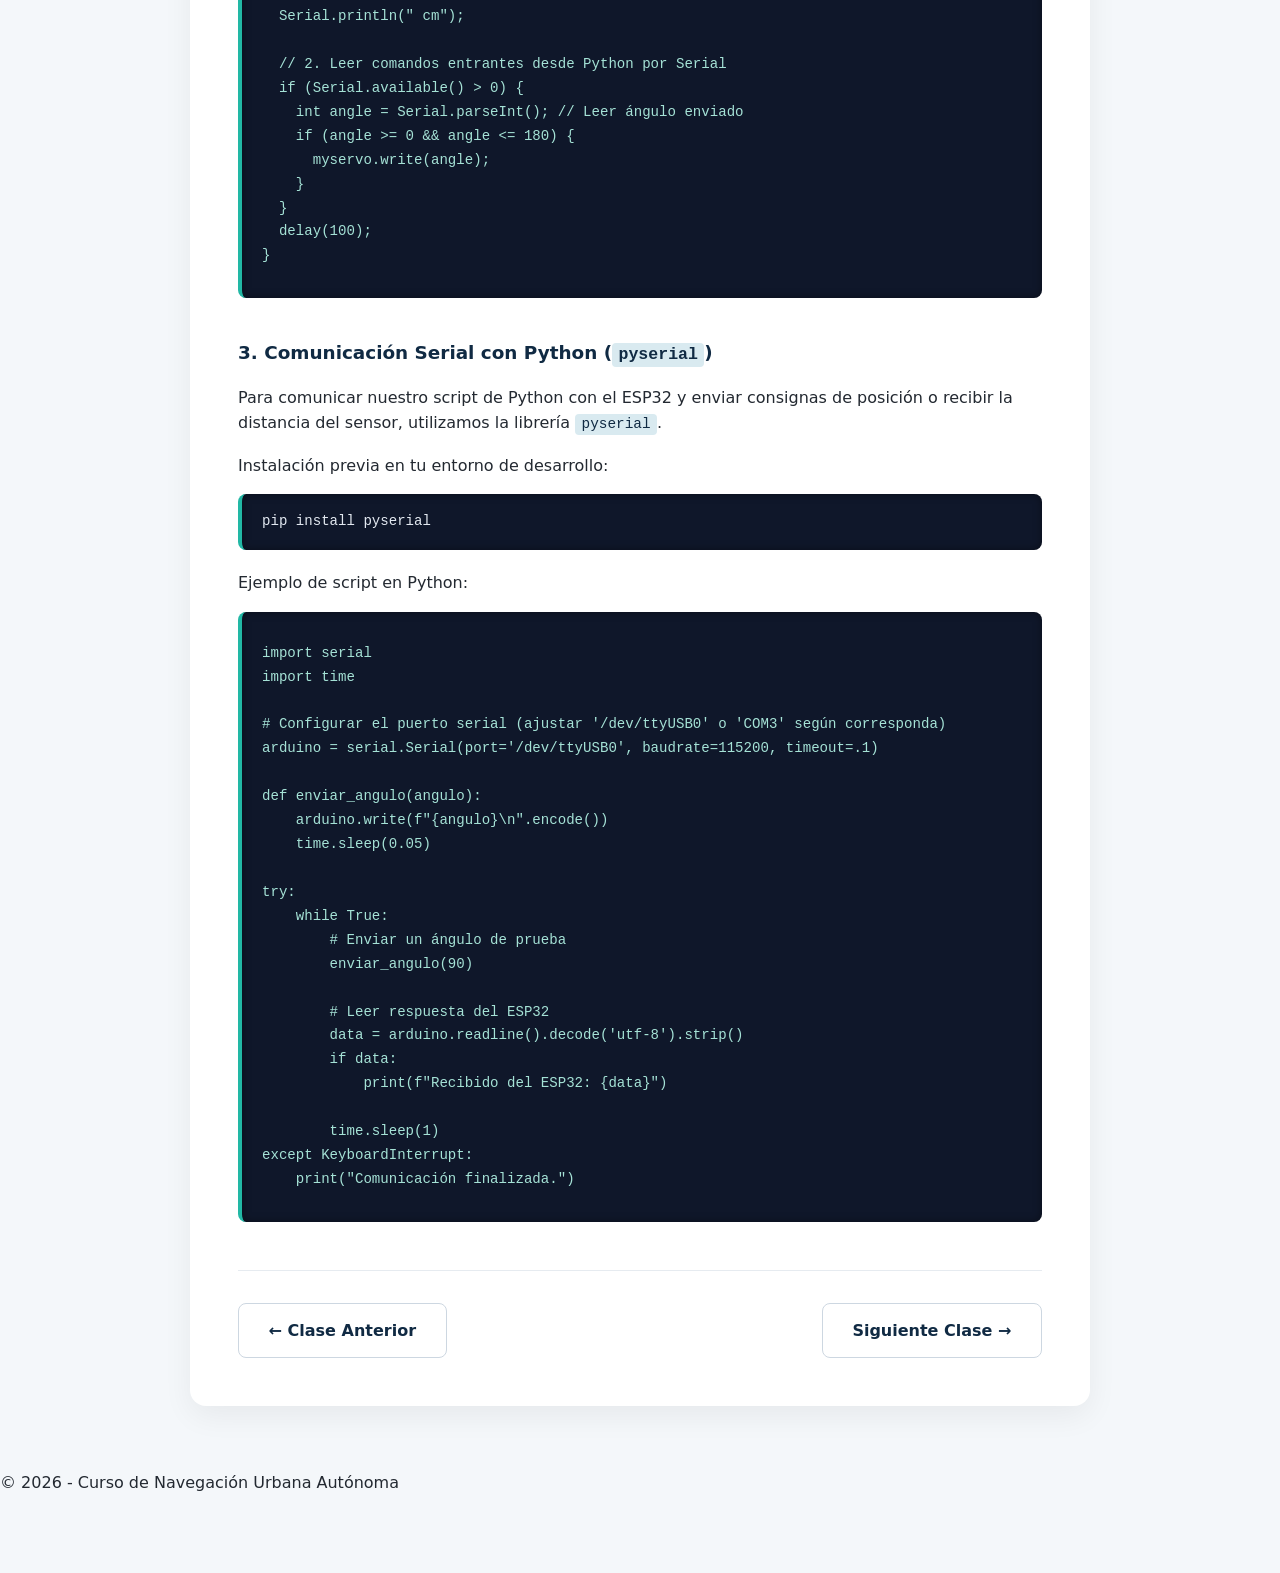
<file: clases/clase-02.html>
<!DOCTYPE html>
<html lang="es">
<head>
    <meta charset="UTF-8">
    <meta name="viewport" content="width=device-width, initial-scale=1.0">
    <title>Clase 2 - Curso de Navegación Autónoma</title>
    <!-- Nota el uso de '../' para salir de la carpeta clases y encontrar el CSS -->
    <link rel="stylesheet" href="../styles.css">
</head>
<body>

    <!-- Barra de Navegación -->
    <header>
        <nav class="navbar">
            <div class="logo">
                <a href="../index.html">🚗 Curso ROS 2 & Rviz</a>
            </div>
            <ul class="nav-links">
                <li><a href="../index.html">Inicio</a></li>
                <li class="dropdown">
                    <a href="#" class="dropbtn">Clases ▾</a>
                    <div class="dropdown-content">
                        <a href="clase-01.html">Clase 1: Introducción a ROS 2</a>
                        <a href="clases/pre-clase-02.html">Pre-Clase 2: Ensamblaje del Brazo MeArm</a> 
                        <a href="clase-02.html">Clase 2: Control de Servos en ESP32</a>
                        <a href="clase-03.html">Clase 3: Puente Serial ESP32 ROS 2</a>
                        <a href="clase-04.html">Clase 4: Fundamentos Matemáticos (FK/IK)</a>
                        <a href="clase-05.html">Clase 5: URDF del Manipulador R-R-R</a>
                        <a href="clase-06.html">Clase 6: Cinemática Directa y RViz2</a>
                        <a href="clase-07.html">Clase 7: Cinemática Inversa en Python</a>
                        <a href="clase-08.html">Clase 8: Introducción a micro-ROS</a>
                        <a href="clase-09.html">Clase 9: Suscripción a /joint_states</a>
                        <a href="clase-10.html">Clase 10: Red Multidispositivo (2 ESP32)</a>
                        <a href="clase-11.html">Clase 11: GUI en Python (CustomTkinter)</a>
                        <a href="clase-12.html">Clase 12: Proyecto Final (Pick & Place)</a>
                    </div>
                </li>
            </ul>
        </nav>
    </header>

    <!-- Contenido de la clase -->
    <main class="container class-content">
        
        <!-- Botón de retroceso hacia la página home -->
        <div style="margin-bottom: 1.5rem;">
            <a href="../index.html" class="btn-secondary">← Volver al Inicio</a>
        </div>

        <h1>Clase 2: Control de Servomotores en ESP32</h1>
        <hr>
        
        <section>
            <h2>Objetivos de la clase</h2>
            <ul>
                <li>Programación C++ en ESP32 para el manejo de hardware.</li>
                <li>Generación de señales PWM orientadas al control de servomotores (Articulaciones).</li>
                <li>Lectura y escritura de datos por puerto Serial entre el ESP32 y Python utilizando <code>pyserial</code></li>
                <li>Lectura de un sensor de presencia (ultrasonido o infrarrojo)</li>
            </ul>
        </section>

        <section>
            <h3>1. Conexión y Consideraciones del ESP32</h3>
            <p>El ESP32 trabaja a 3.3V en sus pines GPIO, por lo que es importante alimentar los servomotores (como los SG90) desde una fuente externa de 5V adecuada, compartiendo la tierra (GND) común para evitar ruido eléctrico o reinicios en el microcontrolador.</p>
            <ul>
                <li><strong>PWM en ESP32:</strong> A diferencia de Arduino Uno, el ESP32 utiliza la librería <code>ESP32Servo</code> o canales LEDC configurables para generar los pulsos de control (frecuencia estándar de 50Hz para servos).</li>
            </ul>
        </section>

        <section>
            <h3>2. Código C++ para ESP32 (Control de Servos + Sensor)</h3>
            <p>Este código configura el servomotor y lee de manera concurrente un sensor ultrasónico, enviando la información por el puerto Serial.</p>
            <div class="terminal-block">
<pre><code>#include &lt;Servo.h&gt;

Servo myservo;  // Crear objeto servo
const int trigPin = 5;
const int echoPin = 18;
const int servoPin = 13;

void setup() {
  Serial.begin(115200);
  myservo.attach(servoPin);
  pinMode(trigPin, OUTPUT);
  pinMode(echoPin, INPUT);
}

void loop() {
  // 1. Lectura del sensor ultrasónico
  digitalWrite(trigPin, LOW);
  delayMicroseconds(2);
  digitalWrite(trigPin, HIGH);
  delayMicroseconds(10);
  digitalWrite(trigPin, LOW);
  
  long duration = pulseIn(echoPin, HIGH);
  float distance = duration * 0.034 / 2; // Distancia en cm

  // Enviar datos por serial hacia la PC
  Serial.print("Distancia:");
  Serial.print(distance);
  Serial.println(" cm");

  // 2. Leer comandos entrantes desde Python por Serial
  if (Serial.available() > 0) {
    int angle = Serial.parseInt(); // Leer ángulo enviado
    if (angle >= 0 && angle <= 180) {
      myservo.write(angle);
    }
  }
  delay(100);
}</code></pre>
            </div>
        </section>

        <section>
            <h3>3. Comunicación Serial con Python (<code>pyserial</code>)</h3>
            <p>Para comunicar nuestro script de Python con el ESP32 y enviar consignas de posición o recibir la distancia del sensor, utilizamos la librería <code>pyserial</code>.</p>
            <p>Instalación previa en tu entorno de desarrollo:</p>
            <div class="terminal-block">pip install pyserial</div>

            <p>Ejemplo de script en Python:</p>
            <div class="terminal-block">
<pre><code>import serial
import time

# Configurar el puerto serial (ajustar '/dev/ttyUSB0' o 'COM3' según corresponda)
arduino = serial.Serial(port='/dev/ttyUSB0', baudrate=115200, timeout=.1)

def enviar_angulo(angulo):
    arduino.write(f"{angulo}\n".encode())
    time.sleep(0.05)

try:
    while True:
        # Enviar un ángulo de prueba
        enviar_angulo(90)
        
        # Leer respuesta del ESP32
        data = arduino.readline().decode('utf-8').strip()
        if data:
            print(f"Recibido del ESP32: {data}")
            
        time.sleep(1)
except KeyboardInterrupt:
    print("Comunicación finalizada.")
</code></pre>
            </div>
        </section>

        <!-- Botones de navegación rápida entre clases -->
        <div class="class-navigation">
            <a href="clase-01.html" class="btn-secondary">← Clase Anterior</a>
            <a href="clase-03.html" class="btn-secondary">Siguiente Clase →</a>
        </div>
    </main>

    <footer>
        <p>&copy; 2026 - Curso de Navegación Urbana Autónoma</p>
    </footer>

</body>
</html>
</file>
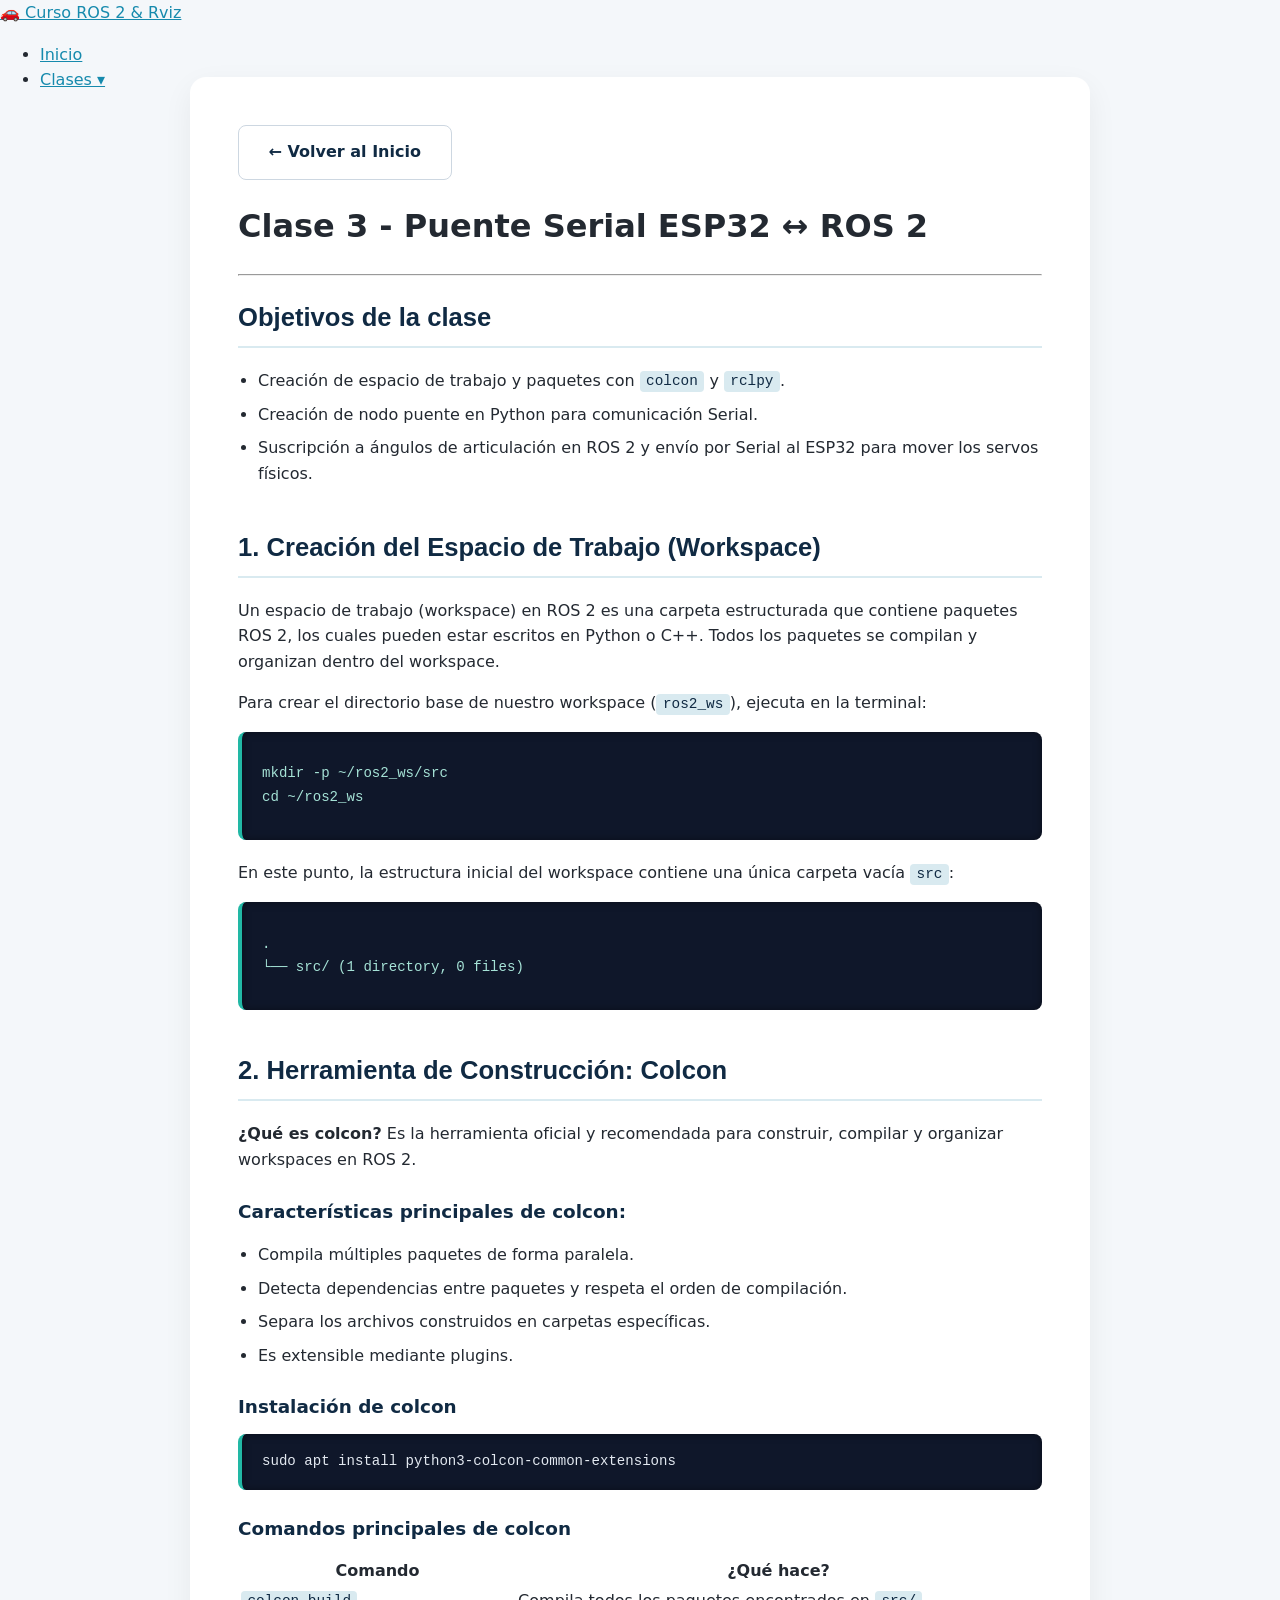
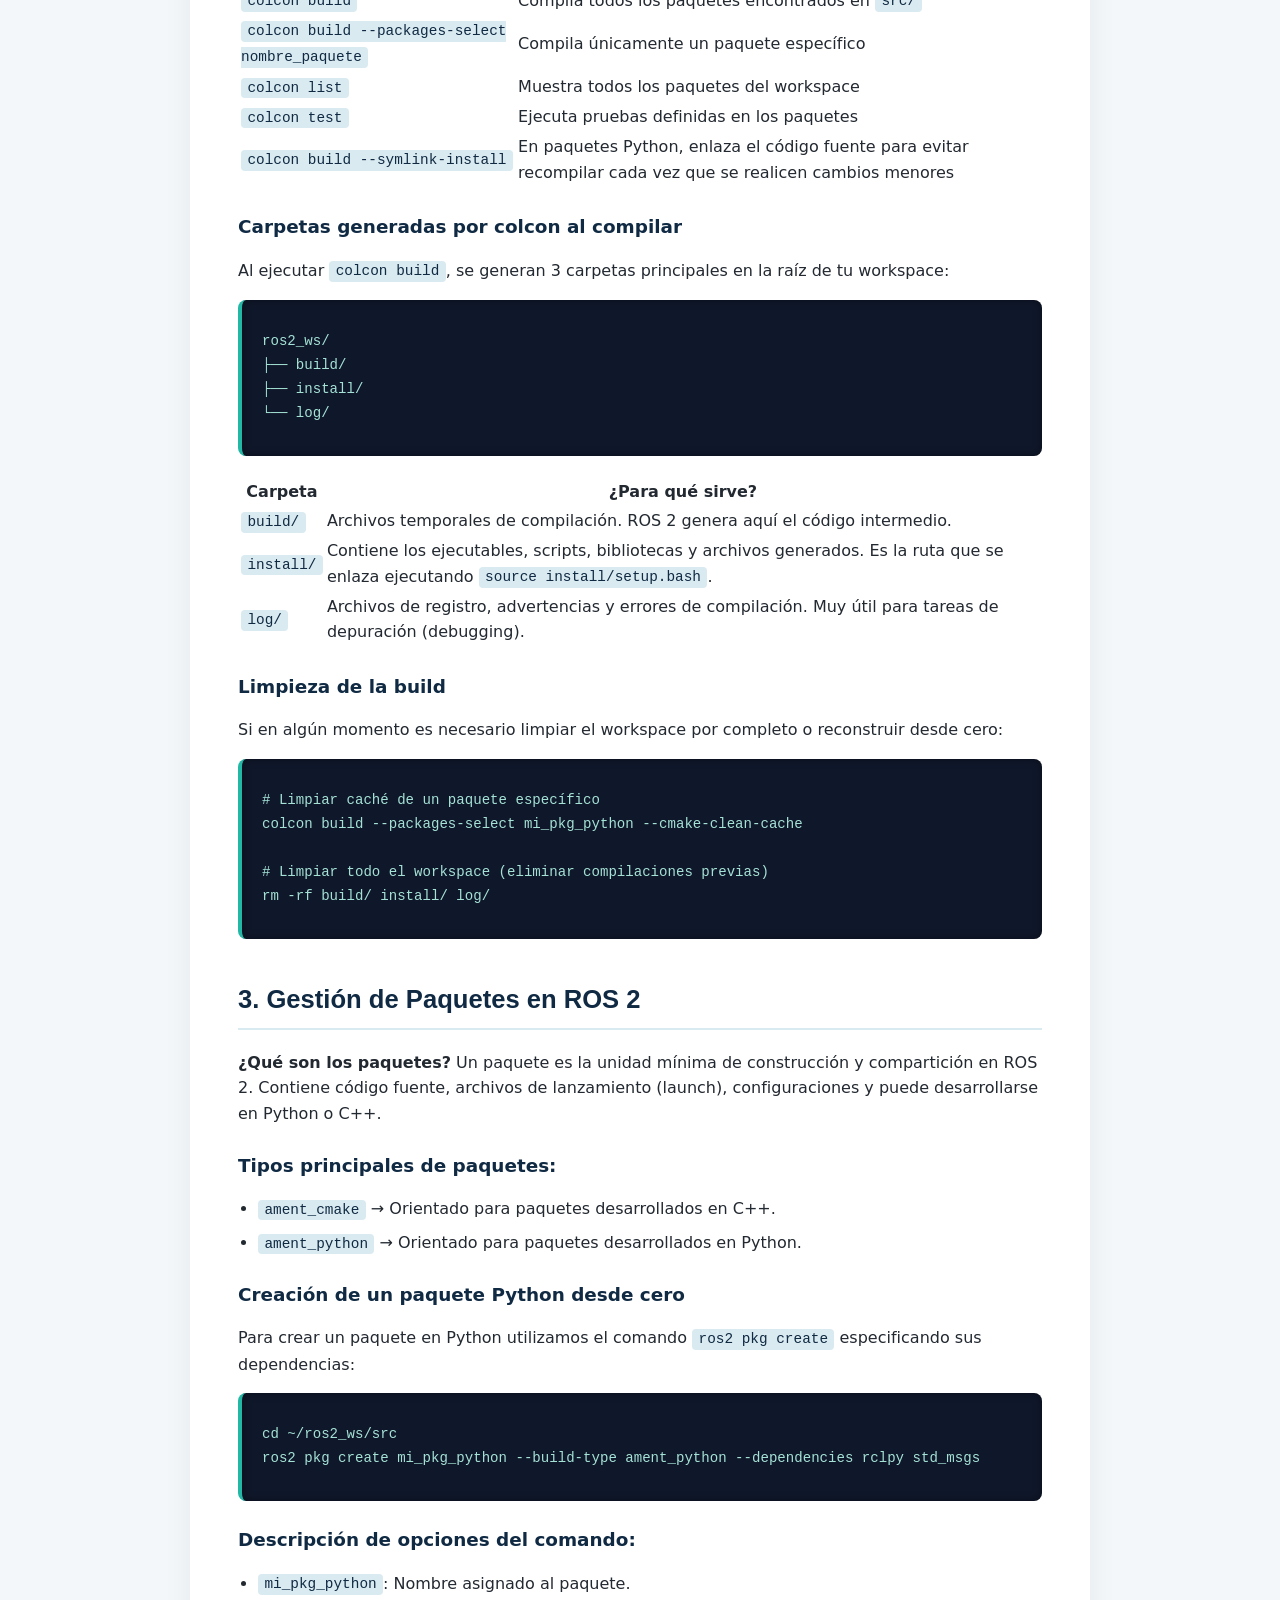
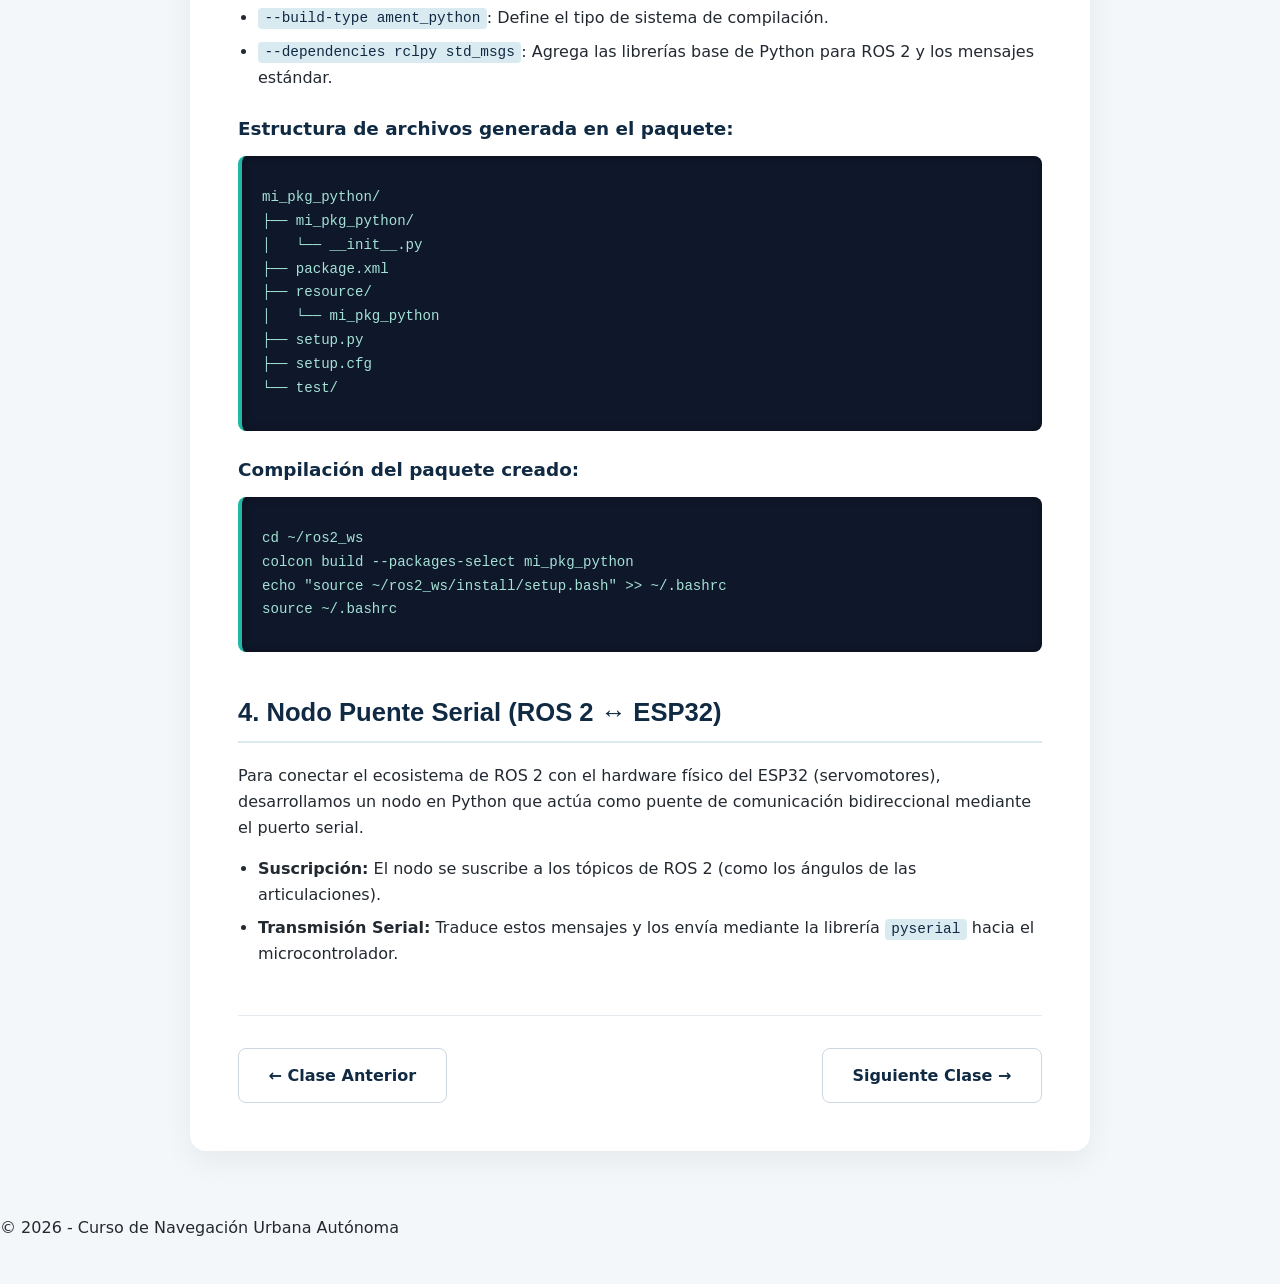
<file: clases/clase-03.html>
<!DOCTYPE html>
<html lang="es">
<head>
    <meta charset="UTF-8">
    <meta name="viewport" content="width=device-width, initial-scale=1.0">
    <title>Clase 3 - Puente Serial ESP32 ↔ ROS 2</title>
    <!-- Nota el uso de '../' para salir de la carpeta clases y encontrar el CSS -->
    <link rel="stylesheet" href="../styles.css">
</head>
<body>

    <!-- Barra de Navegación -->
    <header>
        <nav class="navbar">
            <div class="logo">
                <a href="../index.html">🚗 Curso ROS 2 & Rviz</a>
            </div>
            <ul class="nav-links">
                <li><a href="../index.html">Inicio</a></li>
                <li class="dropdown">
                    <a href="#" class="dropbtn">Clases ▾</a>
                    <div class="dropdown-content">
                        <a href="clase-01.html">Clase 1: Introducción a ROS 2</a>
                        <a href="clases/pre-clase-02.html">Pre-Clase 2: Ensamblaje del Brazo MeArm</a> 
                        <a href="clase-02.html">Clase 2: Control de Servos en ESP32</a>
                        <a href="clase-03.html">Clase 3: Puente Serial ESP32 ROS 2</a>
                        <a href="clase-04.html">Clase 4: Fundamentos Matemáticos (FK/IK)</a>
                        <a href="clase-05.html">Clase 5: URDF del Manipulador R-R-R</a>
                        <a href="clase-06.html">Clase 6: Cinemática Directa y RViz2</a>
                        <a href="clase-07.html">Clase 7: Cinemática Inversa en Python</a>
                        <a href="clase-08.html">Clase 8: Introducción a micro-ROS</a>
                        <a href="clase-09.html">Clase 9: Suscripción a /joint_states</a>
                        <a href="clase-10.html">Clase 10: Red Multidispositivo (2 ESP32)</a>
                        <a href="clase-11.html">Clase 11: GUI en Python (CustomTkinter)</a>
                        <a href="clase-12.html">Clase 12: Proyecto Final (Pick & Place)</a>
                    </div>
                </li>
            </ul>
        </nav>
    </header>

    <!-- Contenido de la clase -->
    <main class="container class-content">
        
        <!-- Botón de retroceso hacia la página home -->
        <div>
            <a href="../index.html" class="btn-secondary">← Volver al Inicio</a>
        </div>

        <h1>Clase 3 - Puente Serial ESP32 ↔ ROS 2</h1>
        <hr>
        
        <section>
            <h2>Objetivos de la clase</h2>
            <ul>
                <li>Creación de espacio de trabajo y paquetes con <code>colcon</code> y <code>rclpy</code>.</li>
                <li>Creación de nodo puente en Python para comunicación Serial.</li>
                <li>Suscripción a ángulos de articulación en ROS 2 y envío por Serial al ESP32 para mover los servos físicos.</li>
            </ul>
        </section>

        <section>
            <h2>1. Creación del Espacio de Trabajo (Workspace)</h2>
            <p>Un espacio de trabajo (workspace) en ROS 2 es una carpeta estructurada que contiene paquetes ROS 2, los cuales pueden estar escritos en Python o C++. Todos los paquetes se compilan y organizan dentro del workspace.</p>
            
            <p>Para crear el directorio base de nuestro workspace (<code>ros2_ws</code>), ejecuta en la terminal:</p>
            <div class="terminal-block">
<pre><code>mkdir -p ~/ros2_ws/src
cd ~/ros2_ws</code></pre>
            </div>
            <p>En este punto, la estructura inicial del workspace contiene una única carpeta vacía <code>src</code>:</p>
            <div class="terminal-block">
<pre><code>.
└── src/ (1 directory, 0 files)</code></pre>
            </div>
        </section>

        <section>
            <h2>2. Herramienta de Construcción: Colcon</h2>
            <p><strong>¿Qué es colcon?</strong> Es la herramienta oficial y recomendada para construir, compilar y organizar workspaces en ROS 2.</p>
            
            <h3>Características principales de colcon:</h3>
            <ul>
                <li>Compila múltiples paquetes de forma paralela.</li>
                <li>Detecta dependencias entre paquetes y respeta el orden de compilación.</li>
                <li>Separa los archivos construidos en carpetas específicas.</li>
                <li>Es extensible mediante plugins.</li>
            </ul>

            <h3>Instalación de colcon</h3>
            <div class="terminal-block">sudo apt install python3-colcon-common-extensions</div>

            <h3>Comandos principales de colcon</h3>
            <table>
                <thead>
                    <tr>
                        <th>Comando</th>
                        <th>¿Qué hace?</th>
                    </tr>
                </thead>
                <tbody>
                    <tr>
                        <td><code>colcon build</code></td>
                        <td>Compila todos los paquetes encontrados en <code>src/</code></td>
                    </tr>
                    <tr>
                        <td><code>colcon build --packages-select nombre_paquete</code></td>
                        <td>Compila únicamente un paquete específico</td>
                    </tr>
                    <tr>
                        <td><code>colcon list</code></td>
                        <td>Muestra todos los paquetes del workspace</td>
                    </tr>
                    <tr>
                        <td><code>colcon test</code></td>
                        <td>Ejecuta pruebas definidas en los paquetes</td>
                    </tr>
                    <tr>
                        <td><code>colcon build --symlink-install</code></td>
                        <td>En paquetes Python, enlaza el código fuente para evitar recompilar cada vez que se realicen cambios menores</td>
                    </tr>
                </tbody>
            </table>

            <h3>Carpetas generadas por colcon al compilar</h3>
            <p>Al ejecutar <code>colcon build</code>, se generan 3 carpetas principales en la raíz de tu workspace:</p>
            <div class="terminal-block">
<pre><code>ros2_ws/
├── build/
├── install/
└── log/</code></pre>
            </div>

            <table>
                <thead>
                    <tr>
                        <th>Carpeta</th>
                        <th>¿Para qué sirve?</th>
                    </tr>
                </thead>
                <tbody>
                    <tr>
                        <td><code>build/</code></td>
                        <td>Archivos temporales de compilación. ROS 2 genera aquí el código intermedio.</td>
                    </tr>
                    <tr>
                        <td><code>install/</code></td>
                        <td>Contiene los ejecutables, scripts, bibliotecas y archivos generados. Es la ruta que se enlaza ejecutando <code>source install/setup.bash</code>.</td>
                    </tr>
                    <tr>
                        <td><code>log/</code></td>
                        <td>Archivos de registro, advertencias y errores de compilación. Muy útil para tareas de depuración (debugging).</td>
                    </tr>
                </tbody>
            </table>

            <h3>Limpieza de la build</h3>
            <p>Si en algún momento es necesario limpiar el workspace por completo o reconstruir desde cero:</p>
            <div class="terminal-block">
<pre><code># Limpiar caché de un paquete específico
colcon build --packages-select mi_pkg_python --cmake-clean-cache

# Limpiar todo el workspace (eliminar compilaciones previas)
rm -rf build/ install/ log/</code></pre>
            </div>
        </section>

        <section>
            <h2>3. Gestión de Paquetes en ROS 2</h2>
            <p><strong>¿Qué son los paquetes?</strong> Un paquete es la unidad mínima de construcción y compartición en ROS 2. Contiene código fuente, archivos de lanzamiento (launch), configuraciones y puede desarrollarse en Python o C++.</p>
            
            <h3>Tipos principales de paquetes:</h3>
            <ul>
                <li><code>ament_cmake</code> → Orientado para paquetes desarrollados en C++.</li>
                <li><code>ament_python</code> → Orientado para paquetes desarrollados en Python.</li>
            </ul>

            <h3>Creación de un paquete Python desde cero</h3>
            <p>Para crear un paquete en Python utilizamos el comando <code>ros2 pkg create</code> especificando sus dependencias:</p>
            <div class="terminal-block">
<pre><code>cd ~/ros2_ws/src
ros2 pkg create mi_pkg_python --build-type ament_python --dependencies rclpy std_msgs</code></pre>
            </div>

            <h3>Descripción de opciones del comando:</h3>
            <ul>
                <li><code>mi_pkg_python</code>: Nombre asignado al paquete.</li>
                <li><code>--build-type ament_python</code>: Define el tipo de sistema de compilación.</li>
                <li><code>--dependencies rclpy std_msgs</code>: Agrega las librerías base de Python para ROS 2 y los mensajes estándar.</li>
            </ul>

            <h3>Estructura de archivos generada en el paquete:</h3>
            <div class="terminal-block">
<pre><code>mi_pkg_python/
├── mi_pkg_python/
│   └── __init__.py
├── package.xml
├── resource/
│   └── mi_pkg_python
├── setup.py
├── setup.cfg
└── test/</code></pre>
            </div>

            <h3>Compilación del paquete creado:</h3>
            <div class="terminal-block">
<pre><code>cd ~/ros2_ws
colcon build --packages-select mi_pkg_python
echo "source ~/ros2_ws/install/setup.bash" >> ~/.bashrc
source ~/.bashrc</code></pre>
            </div>
        </section>

        <section>
            <h2>4. Nodo Puente Serial (ROS 2 ↔ ESP32)</h2>
            <p>Para conectar el ecosistema de ROS 2 con el hardware físico del ESP32 (servomotores), desarrollamos un nodo en Python que actúa como puente de comunicación bidireccional mediante el puerto serial.</p>
            <ul>
                <li><strong>Suscripción:</strong> El nodo se suscribe a los tópicos de ROS 2 (como los ángulos de las articulaciones).</li>
                <li><strong>Transmisión Serial:</strong> Traduce estos mensajes y los envía mediante la librería <code>pyserial</code> hacia el microcontrolador.</li>
            </ul>
        </section>

        <!-- Botones de navegación rápida entre clases -->
        <div class="class-navigation">
            <a href="clase-02.html" class="btn-secondary">← Clase Anterior</a>
            <a href="clase-04.html" class="btn-secondary">Siguiente Clase →</a>
        </div>
    </main>

    <footer>
        <p>&copy; 2026 - Curso de Navegación Urbana Autónoma</p>
    </footer>

</body>
</html>
</file>
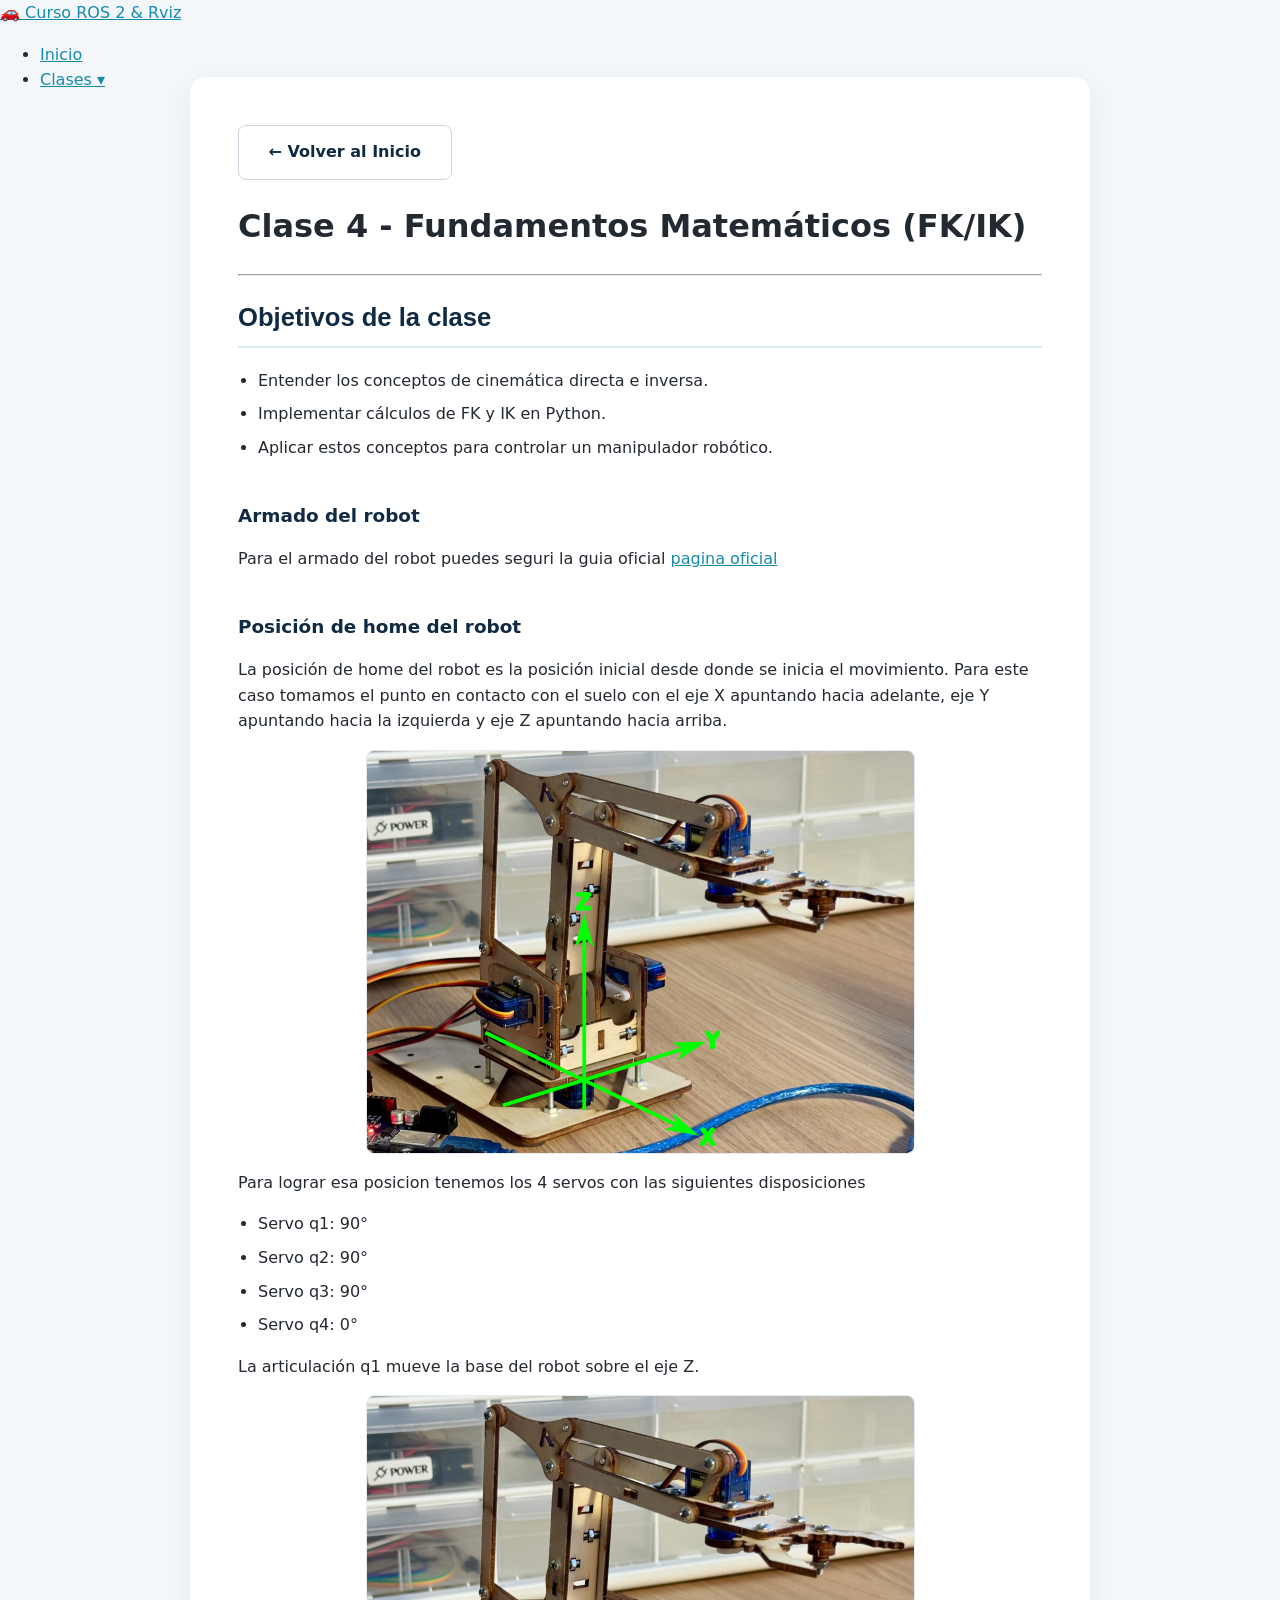
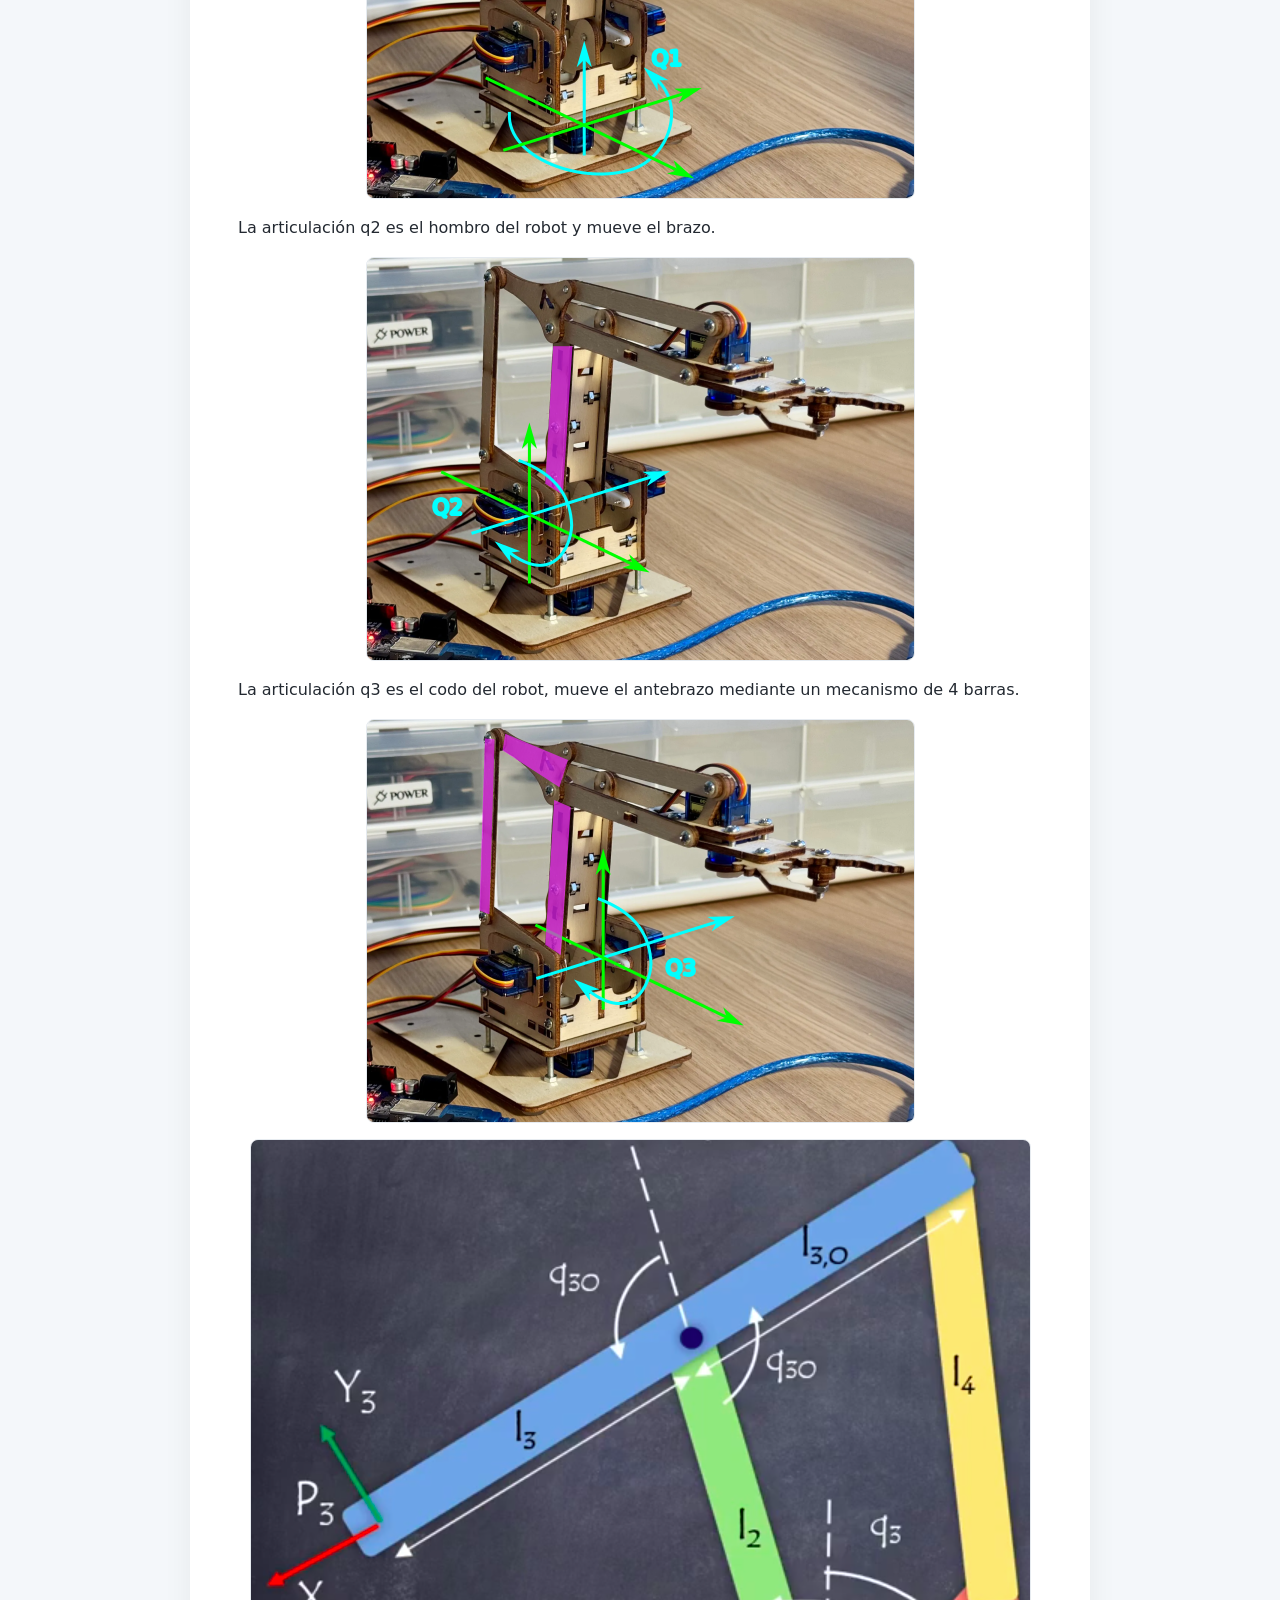
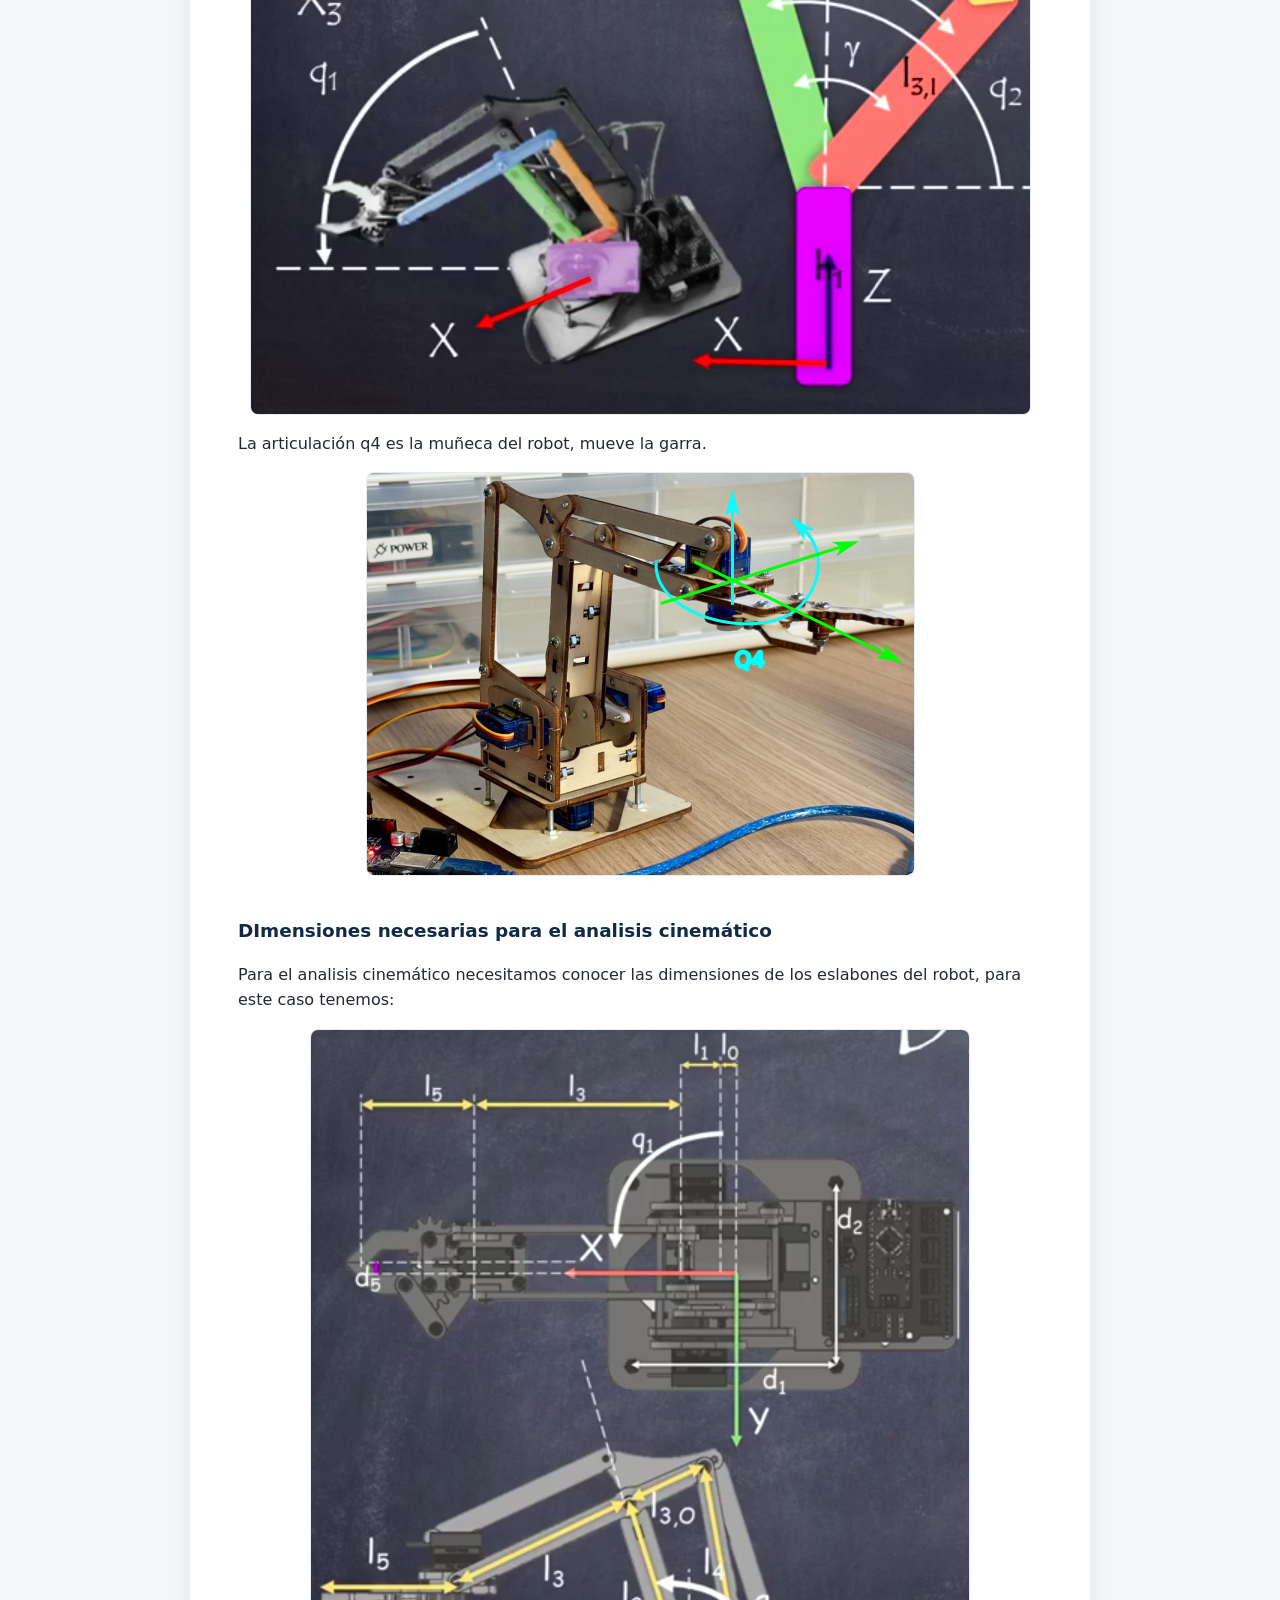
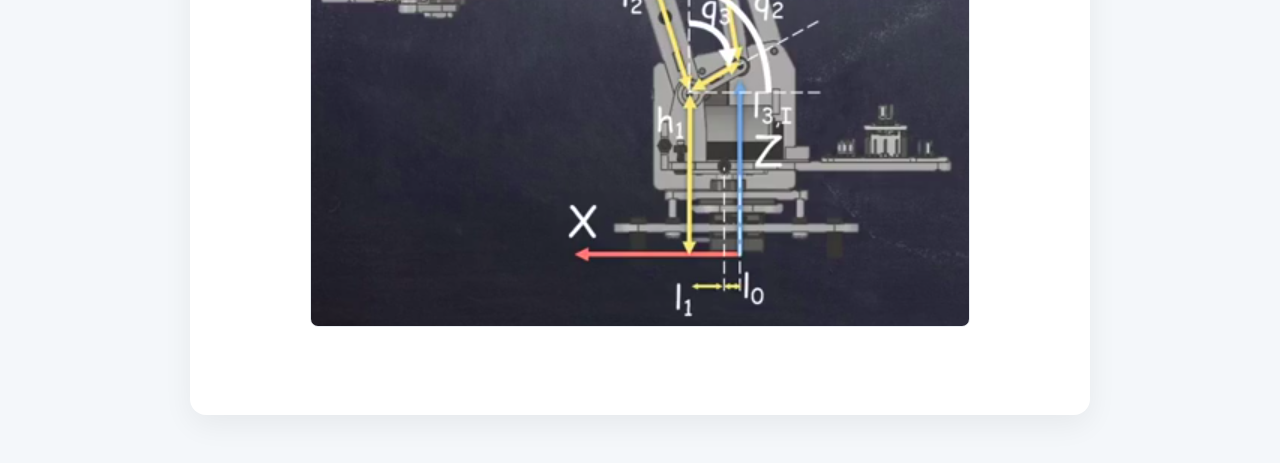
<file: clases/clase-04.html>
<!DOCTYPE html>
<html lang="es">
<head>
    <meta charset="UTF-8">
    <meta name="viewport" content="width=device-width, initial-scale=1.0">
    <title>Clase 4 - Fundamentos Matemáticos (FK/IK)</title>
    <link rel="stylesheet" href="../styles.css">
</head>
<body>

    <header>
        <nav class="navbar">
            <div class="logo">
                <a href="../index.html">🚗 Curso ROS 2 & Rviz</a>
            </div>
            <ul class="nav-links">
                <li><a href="../index.html">Inicio</a></li>
                <li class="dropdown">
                    <a href="#" class="dropbtn">Clases ▾</a>
                    <div class="dropdown-content">
                        <a href="clase-01.html">Clase 1: Introducción a ROS 2</a>
                        <a href="clases/pre-clase-02.html">Pre-Clase 2: Ensamblaje del Brazo MeArm</a> 
                        <a href="clase-02.html">Clase 2: Control de Servos en ESP32</a>
                        <a href="clase-03.html">Clase 3: Puente Serial ESP32 ↔ ROS 2</a>
                        <a href="clase-04.html">Clase 4: Fundamentos Matemáticos (FK/IK)</a>
                        <a href="clase-05.html">Clase 5: URDF del Manipulador R-R-R</a>
                        <a href="clase-06.html">Clase 6: Cinemática Directa y RViz2</a>
                        <a href="clase-07.html">Clase 7: Cinemática Inversa en Python</a>
                        <a href="clase-08.html">Clase 8: Introducción a micro-ROS</a>
                        <a href="clase-09.html">Clase 9: Suscripción a /joint_states</a>
                        <a href="clase-10.html">Clase 10: Red Multidispositivo (2 ESP32)</a>
                        <a href="clase-11.html">Clase 11: GUI en Python (CustomTkinter)</a>
                        <a href="clase-12.html">Clase 12: Proyecto Final (Pick & Place)</a>
                    </div>
                </li>
            </ul>
        </nav>
    </header>

    <main class="container class-content">

        <div>
            <a href="../index.html" class="btn-secondary">← Volver al Inicio</a>
        </div>

        <h1>Clase 4 - Fundamentos Matemáticos (FK/IK)</h1>
        <hr>

        <section>
            <h2>Objetivos de la clase</h2>
            <ul>
                <li>Entender los conceptos de cinemática directа e inversа.</li>
                <li>Implementar cálculos de FK y IK en Python.</li>
                <li>Aplicar estos conceptos para controlar un manipulador robótico.</li>
            </ul>
        </section>

        <section>
            <h3>Armado del robot</h3>
            <p>Para el armado del robot puedes seguri la guia oficial <a href="https://shop.mearm.com/pages/building-the-mearm-robotic-arm-version-1-and-below" target="_blank">pagina oficial</a></p>
        </section>


        <section>
            <h3>Posición de home del robot</h3>
            <p>La posición de home del robot es la posición inicial desde donde se inicia el movimiento. Para este caso tomamos el punto en contacto con el suelo con el eje X apuntando hacia adelante, eje Y apuntando hacia la izquierda y eje Z apuntando hacia arriba.</p>
            <img src="clase4/robot_axis.png" alt="Posición de home del robot">

            <p>Para lograr esa posicion tenemos los 4 servos con las siguientes disposiciones</p>
            <ul>
                <li>Servo q1: 90°</li>
                <li>Servo q2: 90°</li>
                <li>Servo q3: 90°</li>
                <li>Servo q4: 0°</li>
            </ul>

            <p>La articulación q1 mueve la base del robot sobre el eje Z.</p>
            <img src="clase4/q1.png" alt="Movimiento del servo q1">

            <p>La articulación q2 es el hombro del robot y mueve el brazo.</p>
            <img src="clase4/q2.png" alt="Movimiento del servo q2">

            <p>La articulación q3 es el codo del robot, mueve el antebrazo mediante un mecanismo de 4 barras.</p>
            <img src="clase4/q3.png" alt="Movimiento del servo q3">
            <img src="clase4/cuatro_barras.png" alt="Mecanismo de 4 barras">

            <p>La articulación q4 es la muñeca del robot, mueve la garra.</p>
            <img src="clase4/q4.png" alt="Movimiento del servo q4">
        </section>

        <section>
            <h3>DImensiones necesarias para el analisis cinemático</h3>
            <p>Para el analisis cinemático necesitamos conocer las dimensiones de los eslabones del robot, para este caso tenemos:</p>
            <img src="clase4/dimensiones.png" alt="Dimensiones del robot">

        </section>
    </main>

</body>
</file>
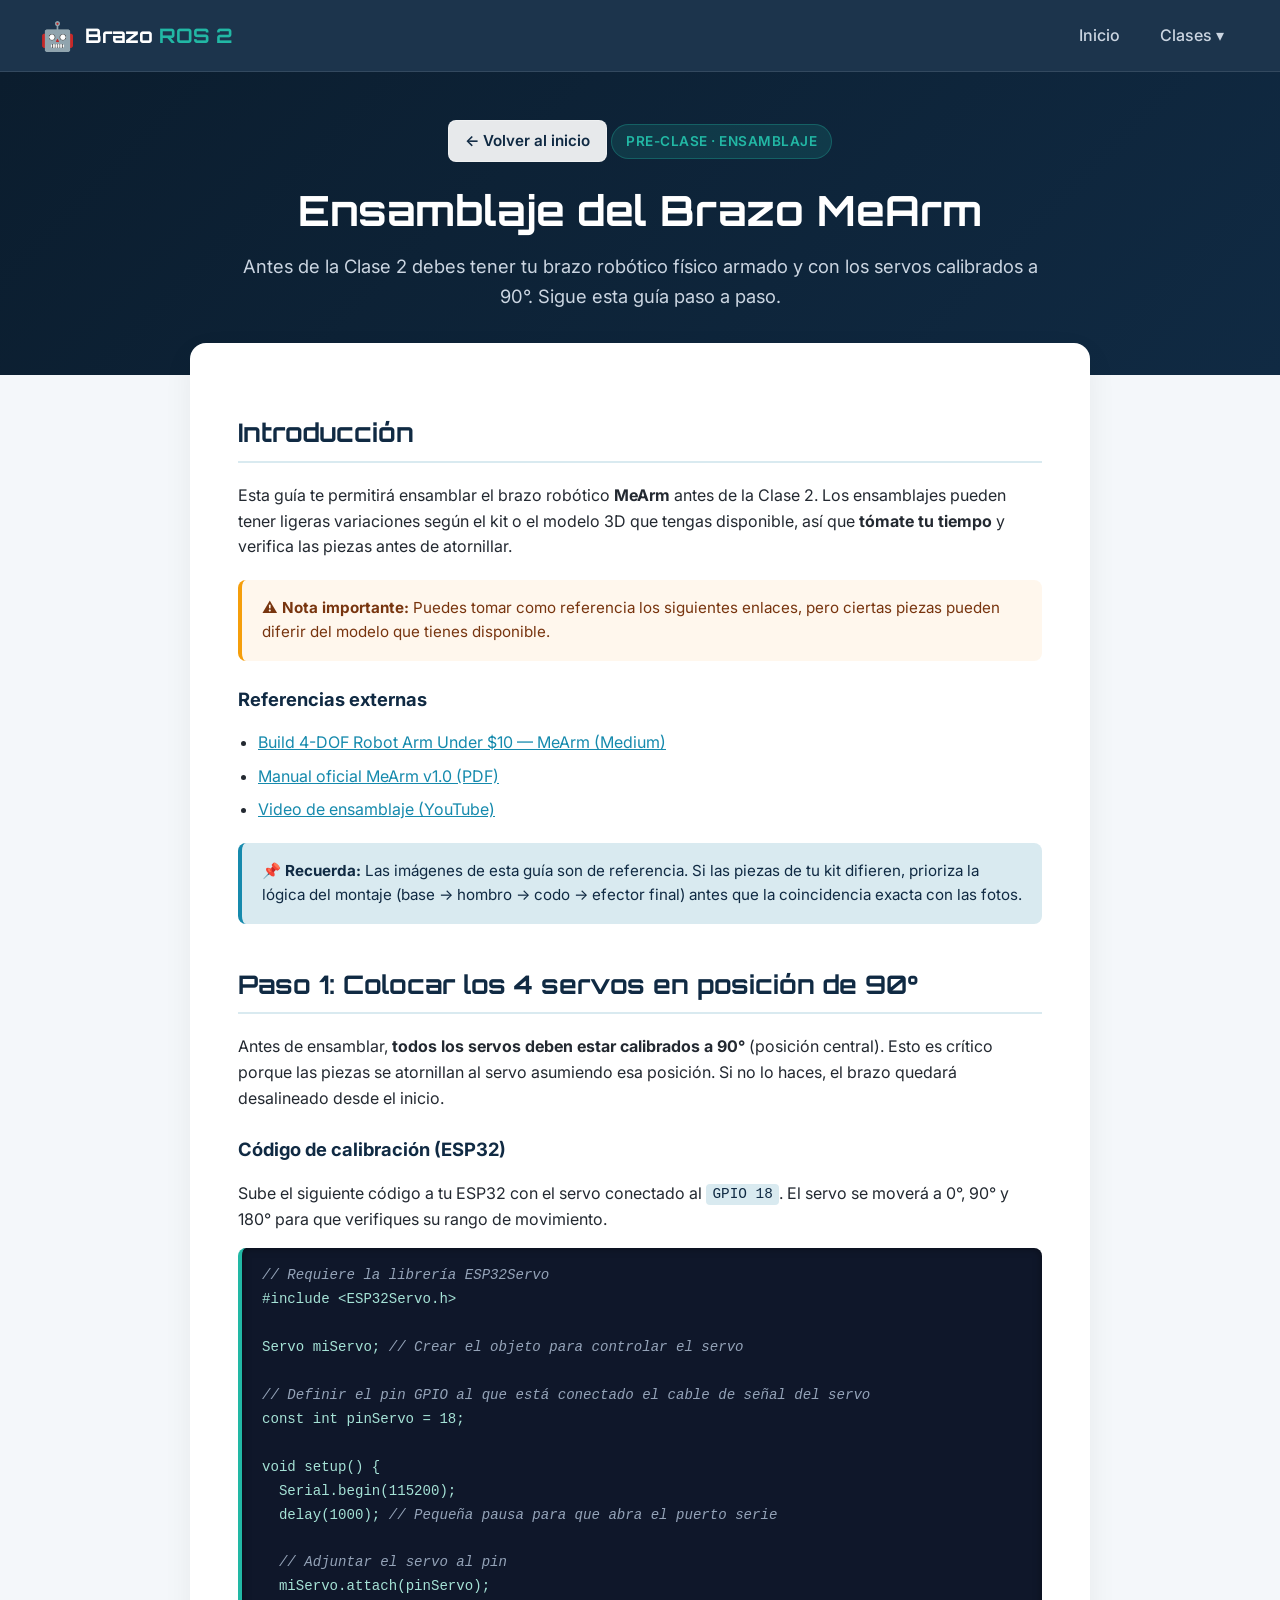
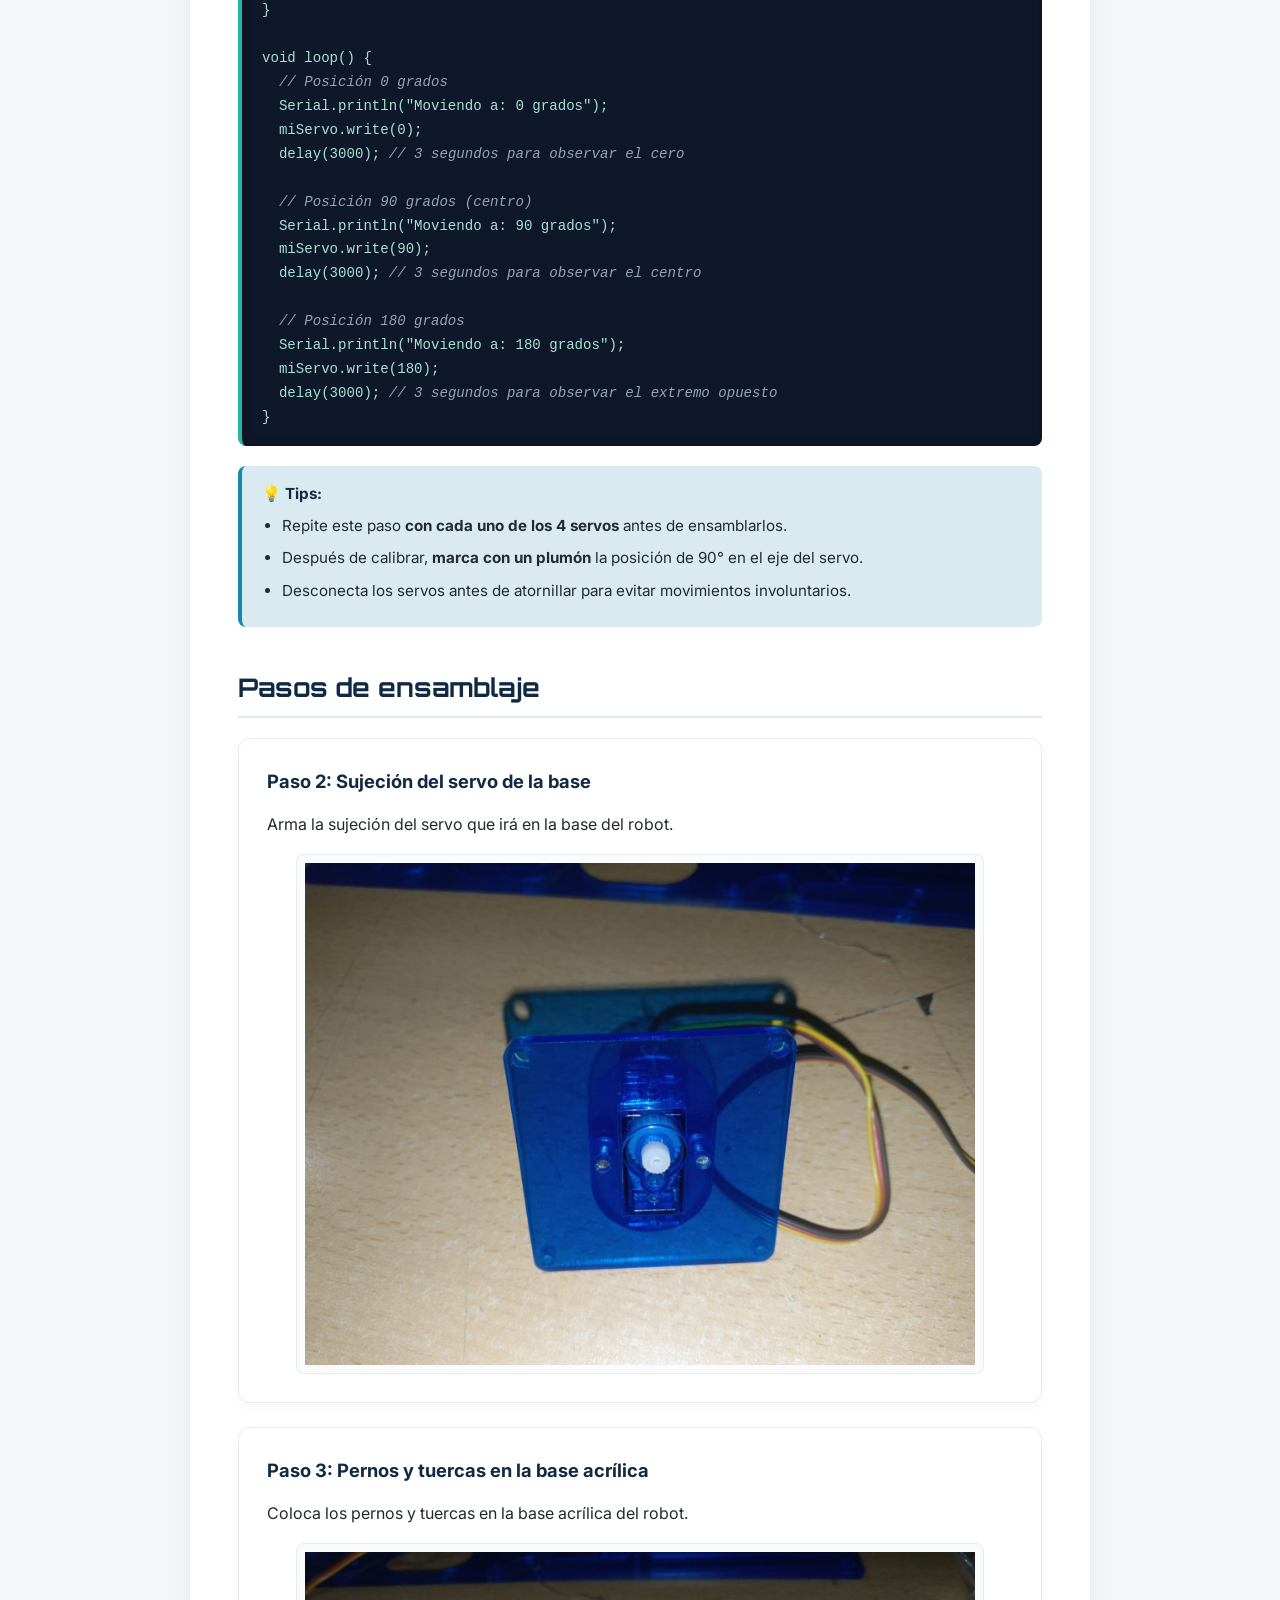
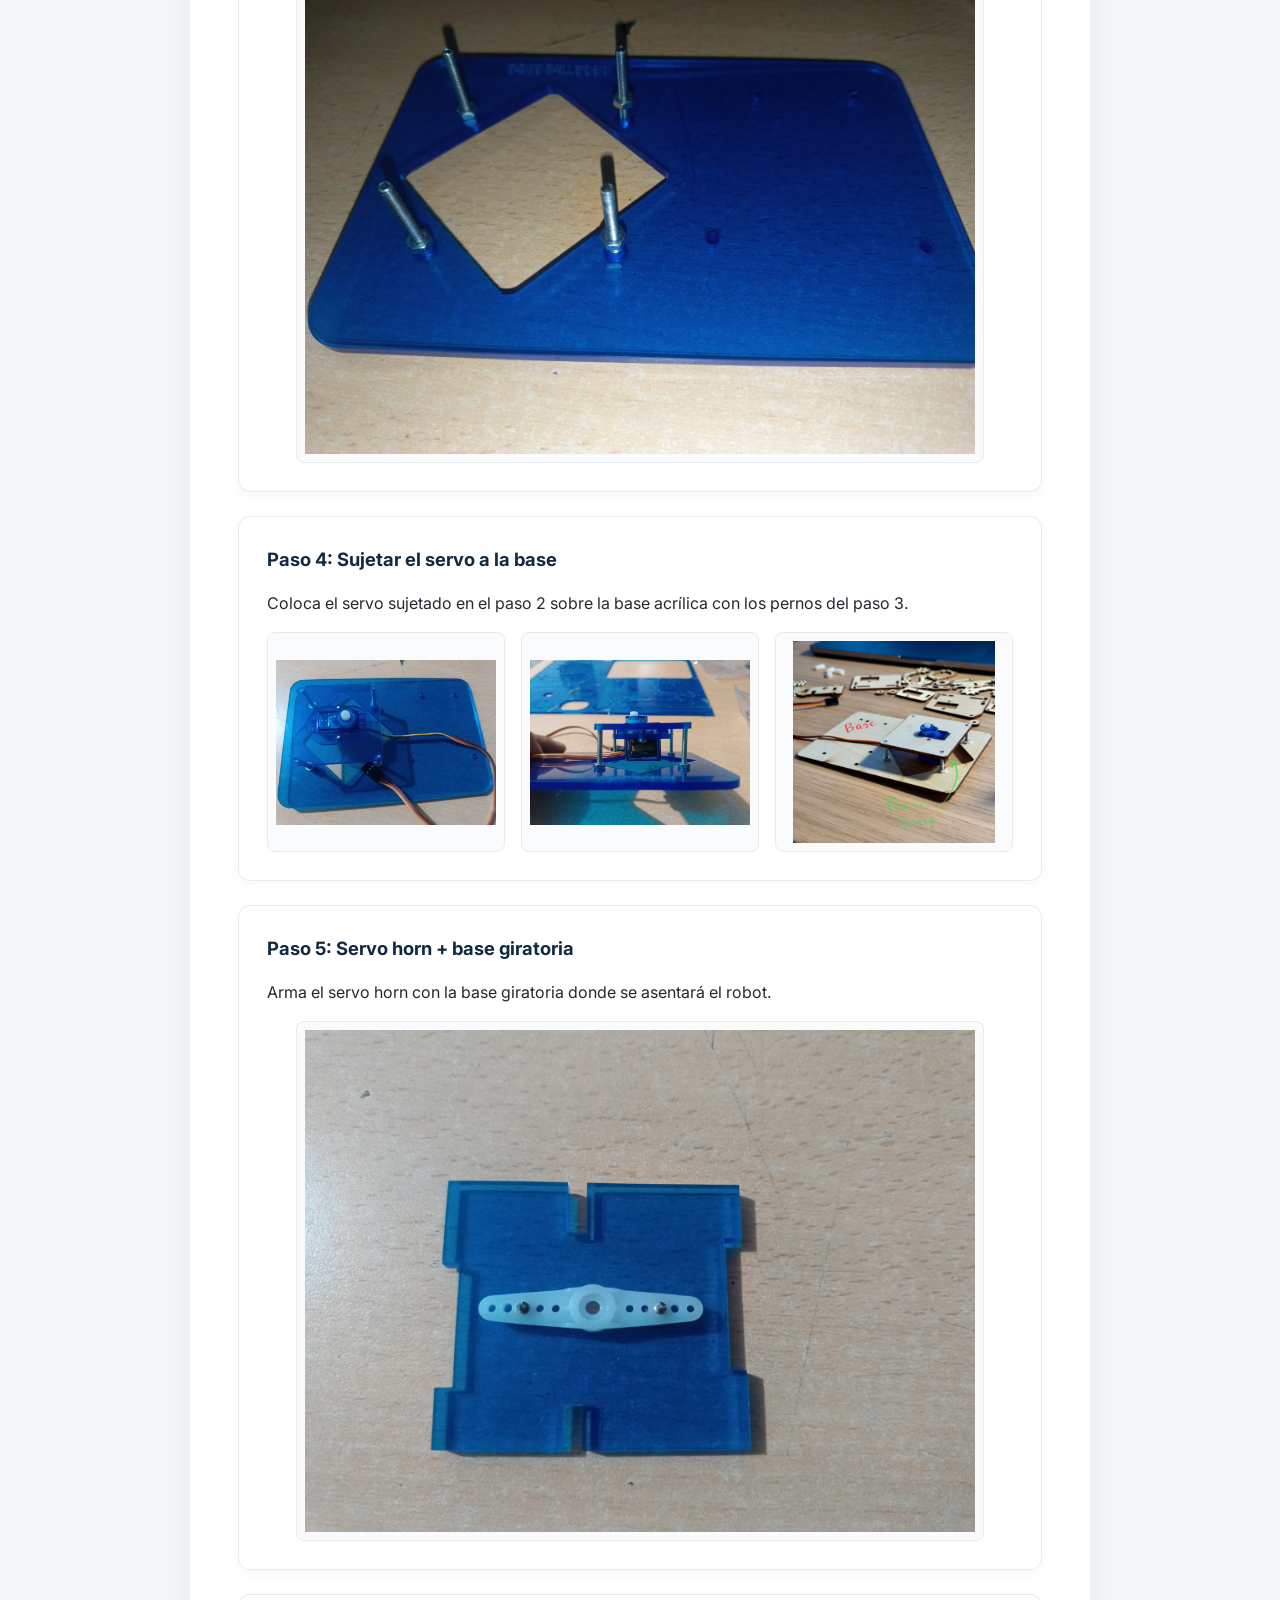
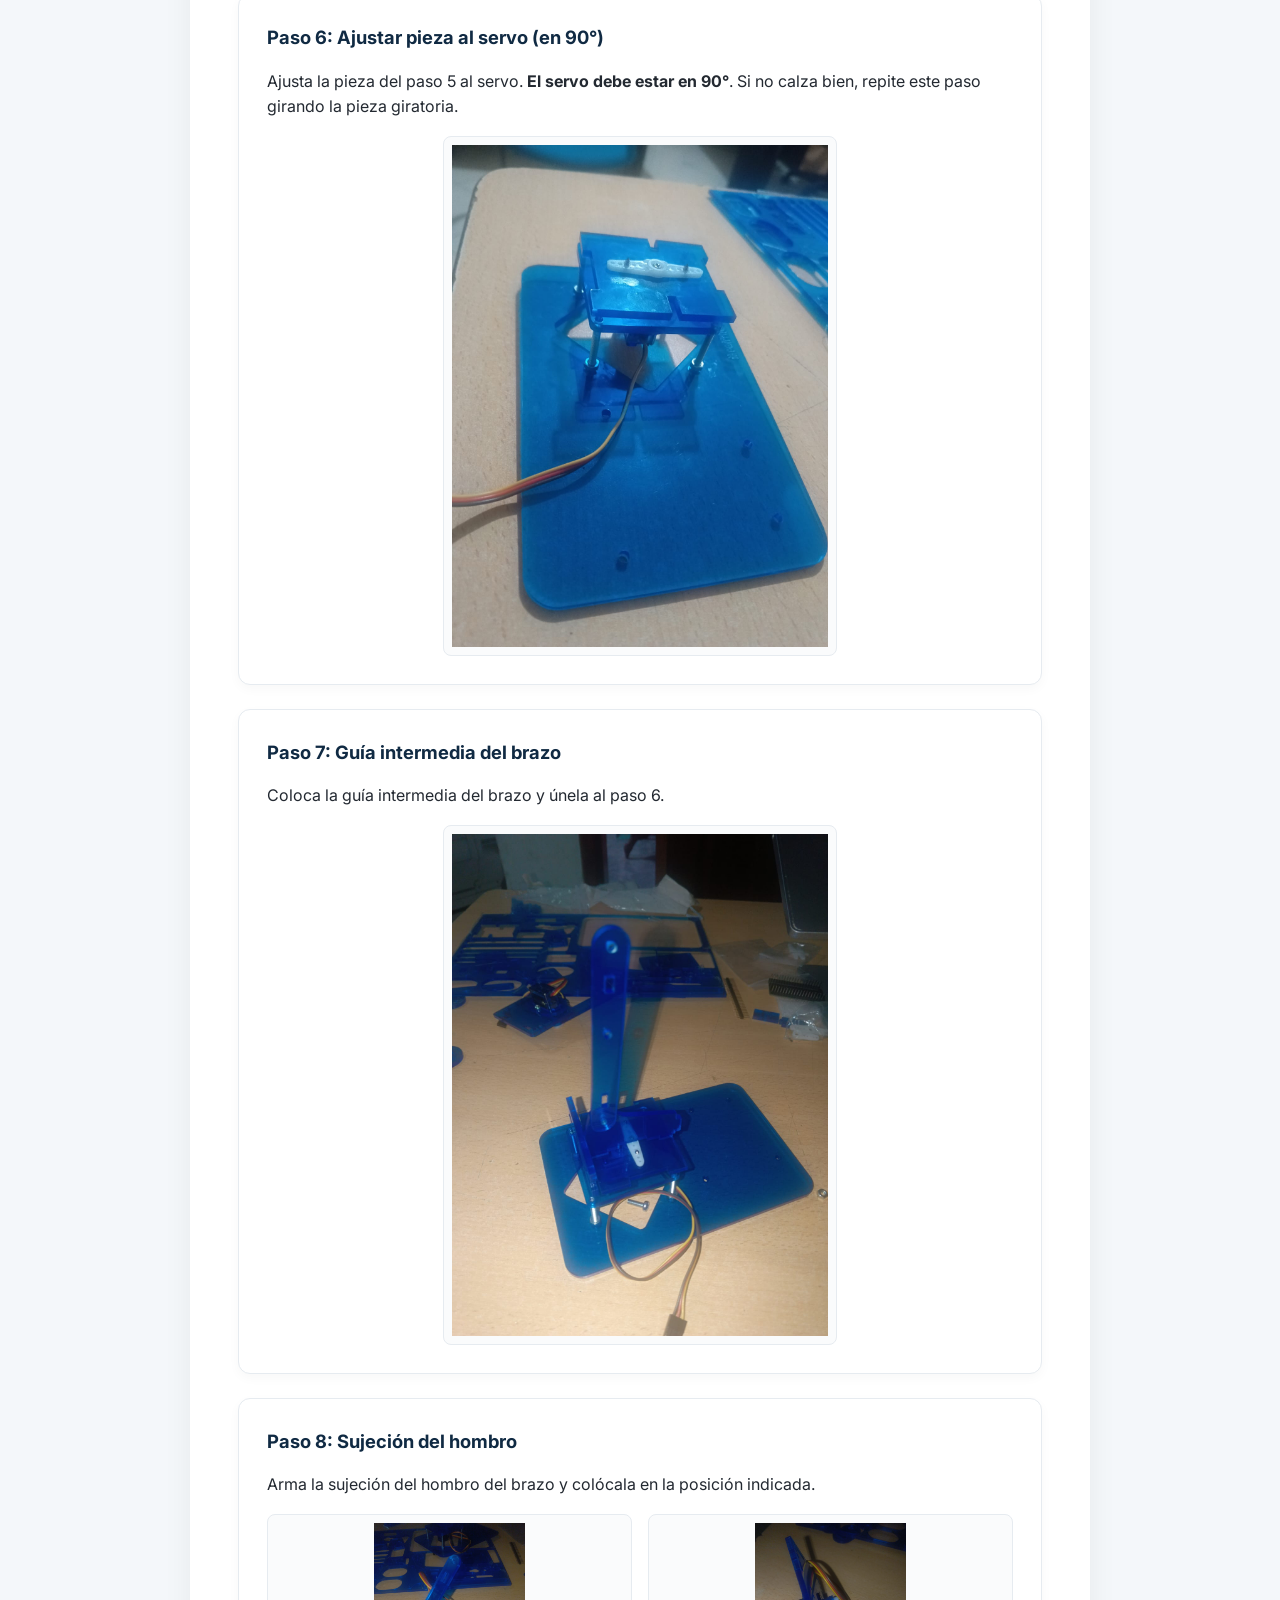
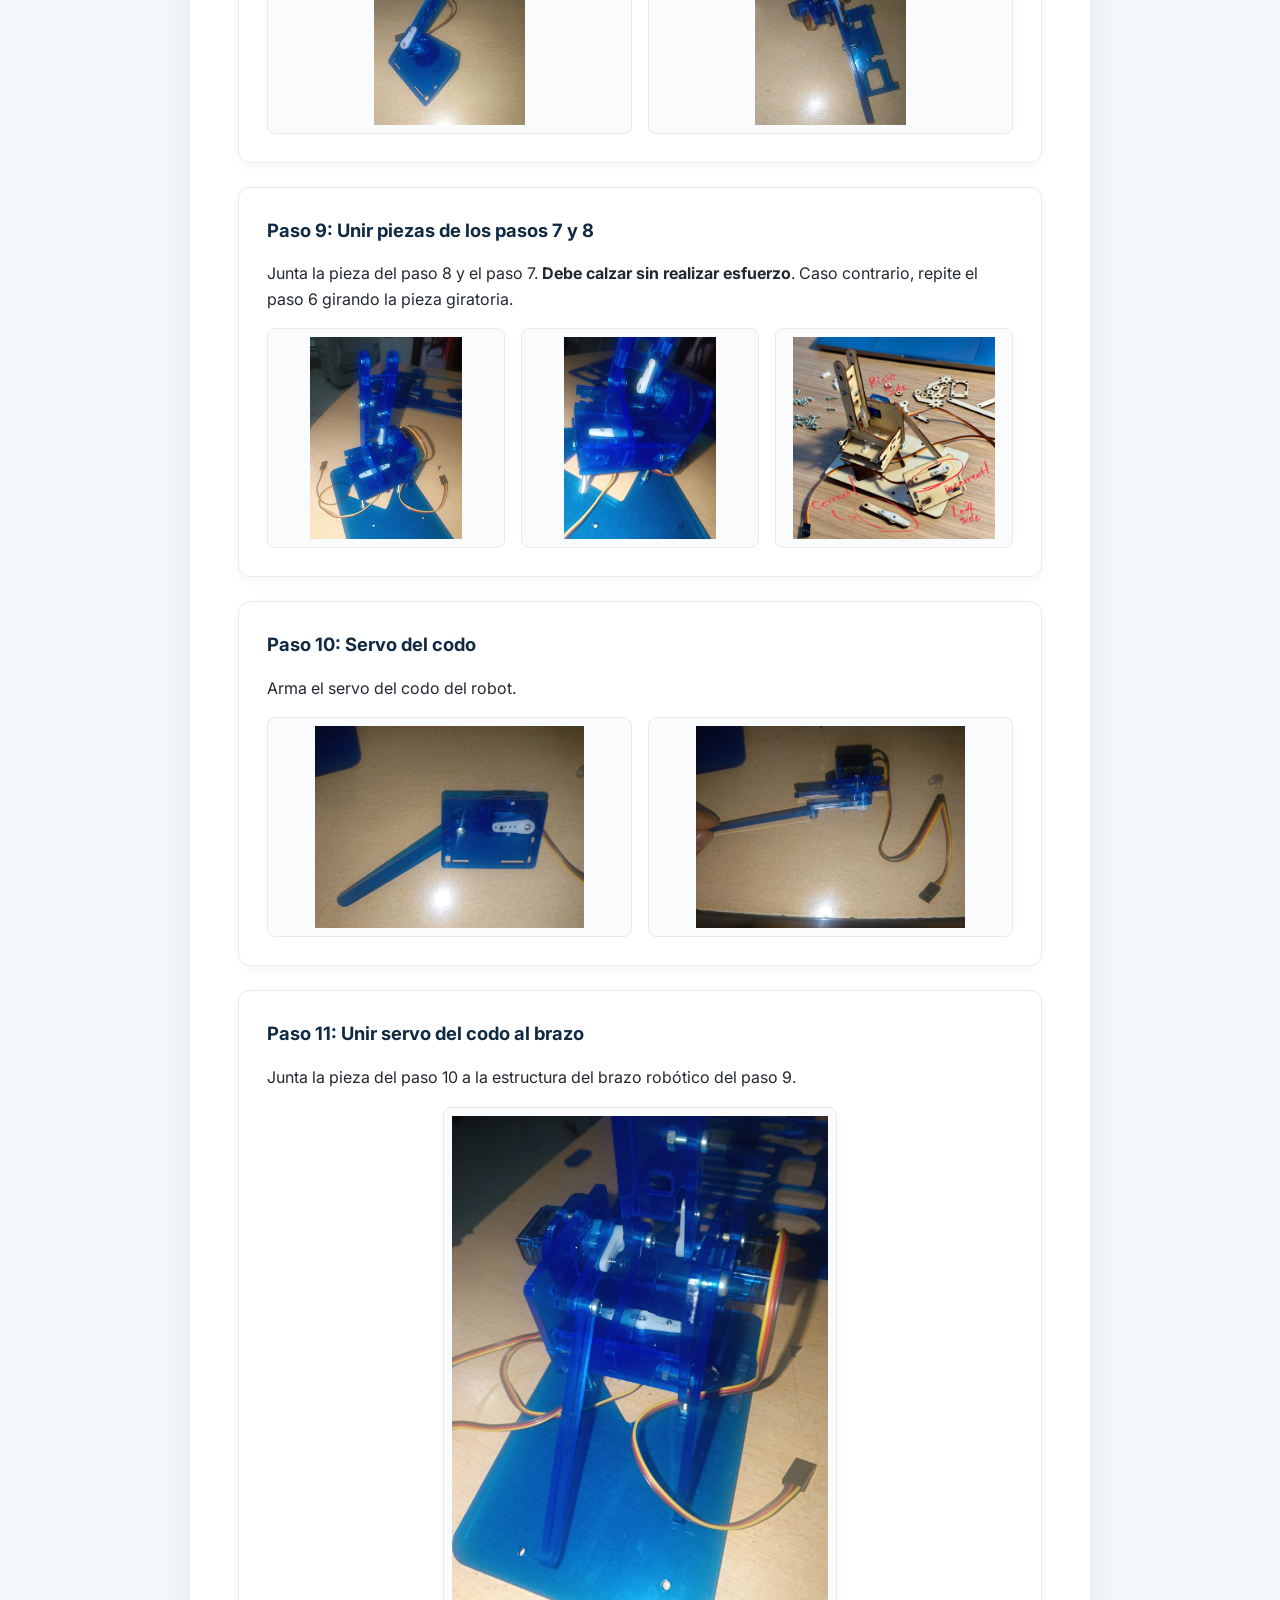
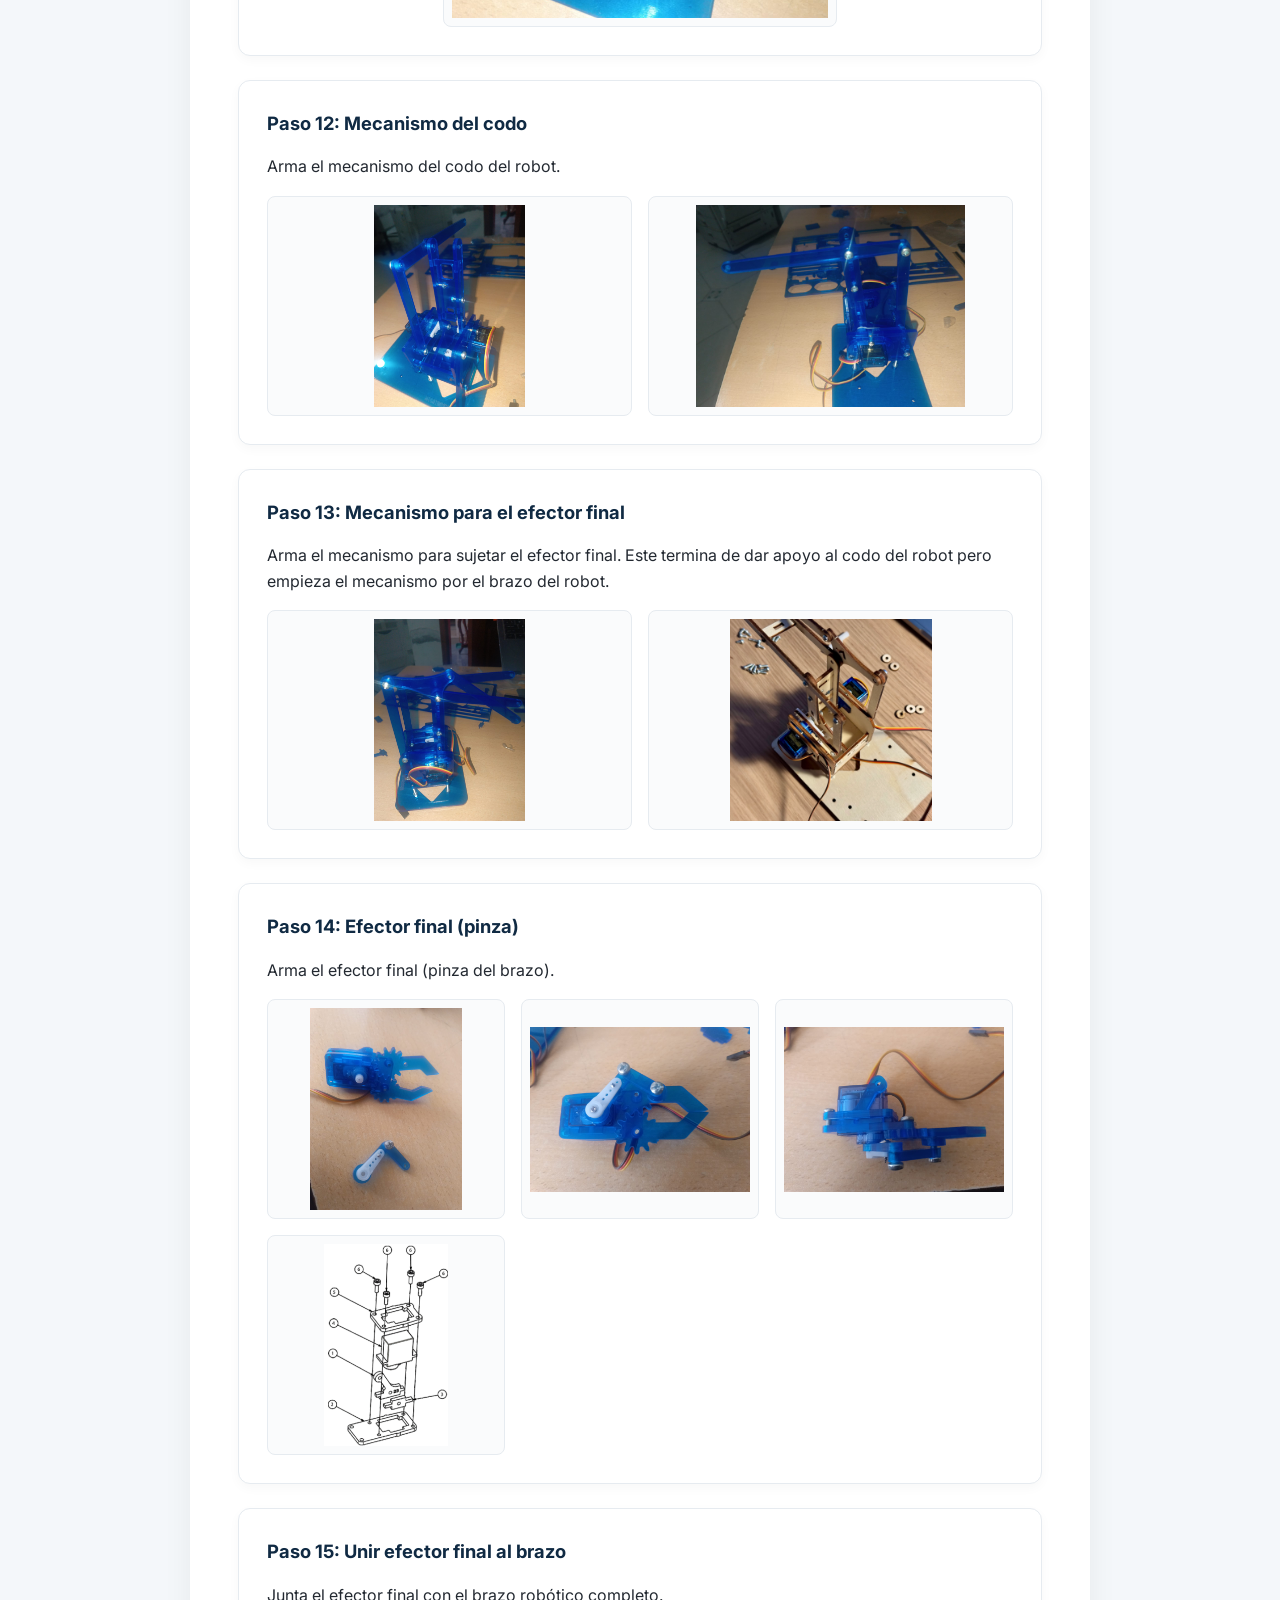
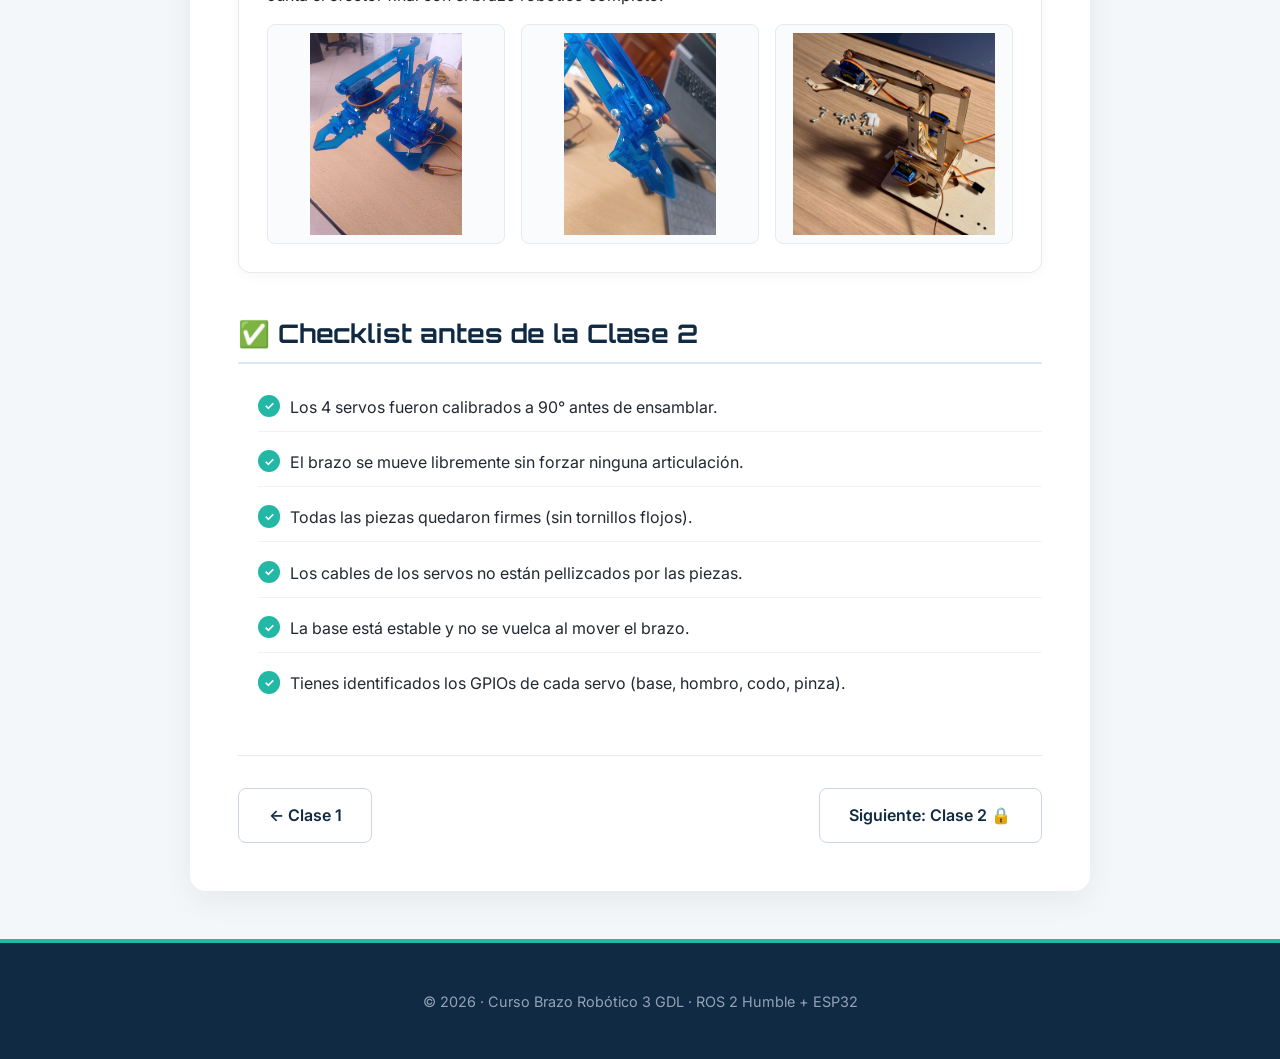
<file: clases/pre-clase-02.html>
<!DOCTYPE html>
<html lang="es">
<head>
    <meta charset="UTF-8">
    <meta name="viewport" content="width=device-width, initial-scale=1.0">
    <title>Pre-Clase 2: Ensamblaje del Brazo MeArm | Curso ROS 2</title>
    <meta name="description" content="Guía paso a paso para ensamblar el brazo robótico MeArm con servos SG90 y calibrar los servomotores con ESP32 antes de la Clase 2.">
    <link rel="preconnect" href="https://fonts.googleapis.com">
    <link rel="preconnect" href="https://fonts.gstatic.com" crossorigin>
    <link href="https://fonts.googleapis.com/css2?family=Orbitron:wght@500;700&family=Inter:wght@300;400;500;600&display=swap" rel="stylesheet">
    <link rel="stylesheet" href="../styles.css">
</head>
<body>

    <header class="site-header">
        <div class="brand">
            <span class="brand-logo-emoji">🤖</span>
            <span class="brand-name">Brazo <span class="highlight">ROS 2</span></span>
        </div>

        <button class="nav-toggle" aria-label="Abrir menú de navegación" aria-expanded="false" aria-controls="main-nav">
            <span class="hamburger"></span>
        </button>

        <nav class="main-nav" id="main-nav">
            <ul>
                <li><a href="../index.html">Inicio</a></li>
                <li class="dropdown">
                    <a href="#" class="dropbtn">Clases ▾</a>
                    <div class="dropdown-content">
                        <a href="clase-01.html">Clase 1: Introducción a ROS 2 y Setup</a>
                        <a href="pre-clase-02.html" class="active">Pre-Clase 2: Ensamblaje del Brazo MeArm</a>
                        <a href="../proximamente.html?clase=2">Clase 2: Control de Servomotores en ESP32</a>
                        <a href="../proximamente.html?clase=3">Clase 3: Puente Serial ESP32 ↔ ROS 2 (rclpy)</a>
                        <a href="../proximamente.html?clase=4">Clase 4: Cinemática Directa e Inversa (FK/IK)</a>
                        <a href="../proximamente.html?clase=5">Clase 5: URDF del Manipulador R-R-R</a>
                        <a href="../proximamente.html?clase=6">Clase 6: Cinemática Directa + joint_state_publisher</a>
                        <a href="../proximamente.html?clase=7">Clase 7: Cinemática Inversa (IK) Geométrica</a>
                        <a href="../proximamente.html?clase=8">Clase 8: Introducción a micro-ROS y Setup</a>
                        <a href="../proximamente.html?clase=9">Clase 9: Suscripción Nativa a /joint_states</a>
                        <a href="../proximamente.html?clase=10">Clase 10: Red Multidispositivo (2 ESP32)</a>
                        <a href="../proximamente.html?clase=11">Clase 11: GUI en Python (Sliders y Pose)</a>
                        <a href="../proximamente.html?clase=12">Clase 12: Misión Final - Pick & Place</a>
                    </div>
                </li>
            </ul>
        </nav>
    </header>

    <main>
        <section class="class-hero">
            <div class="class-hero-content">
                <a href="../index.html" class="btn-back">← Volver al inicio</a>
                <span class="badge">Pre-Clase · Ensamblaje</span>
                <h1>Ensamblaje del Brazo MeArm</h1>
                <p>Antes de la Clase 2 debes tener tu brazo robótico físico armado y con los servos calibrados a 90°. Sigue esta guía paso a paso.</p>
            </div>
        </section>

        <article class="container class-content">

            <!-- Introducción / Enlaces de referencia -->
            <section>
                <h2>Introducción</h2>
                <p>
                    Esta guía te permitirá ensamblar el brazo robótico <strong>MeArm</strong> antes de la Clase 2. 
                    Los ensamblajes pueden tener ligeras variaciones según el kit o el modelo 3D que tengas disponible, así que 
                    <strong>tómate tu tiempo</strong> y verifica las piezas antes de atornillar.
                </p>

                <div class="warning-box">
                    <strong>⚠️ Nota importante:</strong>
                    Puedes tomar como referencia los siguientes enlaces, pero ciertas piezas pueden diferir del modelo que tienes disponible.
                </div>

                <h3>Referencias externas</h3>
                <ul>
                    <li>
                        <a href="https://loginov-rocks.medium.com/build-4-dof-robot-arm-under-10-mearm-a69ae297b354" target="_blank" rel="noopener">
                            Build 4-DOF Robot Arm Under $10 — MeArm (Medium)
                        </a>
                    </li>
                    <li>
                        <a href="http://learn.mearm.com/assets/docs/building-the-mearm-v1/MeArm_v1.0_Manual_v1.3.pdf" target="_blank" rel="noopener">
                            Manual oficial MeArm v1.0 (PDF)
                        </a>
                    </li>
                    <li>
                        <a href="https://youtu.be/zFBsEE7_NbQ" target="_blank" rel="noopener">
                            Video de ensamblaje (YouTube)
                        </a>
                    </li>
                </ul>

                <div class="info-box">
                    <strong>📌 Recuerda:</strong>
                    Las imágenes de esta guía son de referencia. Si las piezas de tu kit difieren, prioriza la lógica del 
                    montaje (base → hombro → codo → efector final) antes que la coincidencia exacta con las fotos.
                </div>
            </section>

            <!-- Paso 1: Calibración de servos -->
            <section>
                <h2>Paso 1: Colocar los 4 servos en posición de 90°</h2>
                <p>
                    Antes de ensamblar, <strong>todos los servos deben estar calibrados a 90°</strong> (posición central). 
                    Esto es crítico porque las piezas se atornillan al servo asumiendo esa posición. Si no lo haces, 
                    el brazo quedará desalineado desde el inicio.
                </p>

                <h3>Código de calibración (ESP32)</h3>
                <p>Sube el siguiente código a tu ESP32 con el servo conectado al <code>GPIO 18</code>. El servo se moverá a 0°, 90° y 180° para que verifiques su rango de movimiento.</p>

                <div class="terminal-block">
                    <span class="comment">// Requiere la librería ESP32Servo</span><br>
                    <code>#include &lt;ESP32Servo.h&gt;</code><br><br>
                    <code>Servo miServo;</code> <span class="comment">// Crear el objeto para controlar el servo</span><br><br>
                    <span class="comment">// Definir el pin GPIO al que está conectado el cable de señal del servo</span><br>
                    <code>const int pinServo = 18;</code><br><br>
                    <code>void setup() {</code><br>
                    &nbsp;&nbsp;<code>Serial.begin(115200);</code><br>
                    &nbsp;&nbsp;<code>delay(1000);</code> <span class="comment">// Pequeña pausa para que abra el puerto serie</span><br><br>
                    &nbsp;&nbsp;<span class="comment">// Adjuntar el servo al pin</span><br>
                    &nbsp;&nbsp;<code>miServo.attach(pinServo);</code><br>
                    <code>}</code><br><br>
                    <code>void loop() {</code><br>
                    &nbsp;&nbsp;<span class="comment">// Posición 0 grados</span><br>
                    &nbsp;&nbsp;<code>Serial.println("Moviendo a: 0 grados");</code><br>
                    &nbsp;&nbsp;<code>miServo.write(0);</code><br>
                    &nbsp;&nbsp;<code>delay(3000);</code> <span class="comment">// 3 segundos para observar el cero</span><br><br>
                    &nbsp;&nbsp;<span class="comment">// Posición 90 grados (centro)</span><br>
                    &nbsp;&nbsp;<code>Serial.println("Moviendo a: 90 grados");</code><br>
                    &nbsp;&nbsp;<code>miServo.write(90);</code><br>
                    &nbsp;&nbsp;<code>delay(3000);</code> <span class="comment">// 3 segundos para observar el centro</span><br><br>
                    &nbsp;&nbsp;<span class="comment">// Posición 180 grados</span><br>
                    &nbsp;&nbsp;<code>Serial.println("Moviendo a: 180 grados");</code><br>
                    &nbsp;&nbsp;<code>miServo.write(180);</code><br>
                    &nbsp;&nbsp;<code>delay(3000);</code> <span class="comment">// 3 segundos para observar el extremo opuesto</span><br>
                    <code>}</code>
                </div>

                <div class="info-box">
                    <strong>💡 Tips:</strong>
                    <ul style="margin: 0.5rem 0 0 0;">
                        <li>Repite este paso <strong>con cada uno de los 4 servos</strong> antes de ensamblarlos.</li>
                        <li>Después de calibrar, <strong>marca con un plumón</strong> la posición de 90° en el eje del servo.</li>
                        <li>Desconecta los servos antes de atornillar para evitar movimientos involuntarios.</li>
                    </ul>
                </div>
            </section>

            <!-- Pasos de ensamblaje -->
            <section>
                <h2>Pasos de ensamblaje</h2>

                <!-- Paso 2 -->
                <div class="assembly-step">
                    <h3>Paso 2: Sujeción del servo de la base</h3>
                    <p>Arma la sujeción del servo que irá en la base del robot.</p>
                    <figure>
                        <img src="ensamblaje/p1.jpeg" alt="Sujeción del servo de la base">
                    </figure>
                </div>

                <!-- Paso 3 -->
                <div class="assembly-step">
                    <h3>Paso 3: Pernos y tuercas en la base acrílica</h3>
                    <p>Coloca los pernos y tuercas en la base acrílica del robot.</p>
                    <figure>
                        <img src="ensamblaje/p2.jpeg" alt="Pernos y tuercas en la base acrílica">
                    </figure>
                </div>

                <!-- Paso 4 -->
                <div class="assembly-step">
                    <h3>Paso 4: Sujetar el servo a la base</h3>
                    <p>Coloca el servo sujetado en el paso 2 sobre la base acrílica con los pernos del paso 3.</p>
                    <div class="image-grid">
                        <figure><img src="ensamblaje/p3_v1.jpeg" alt="Vista 1 de la base ensamblada"></figure>
                        <figure><img src="ensamblaje/p3_v2.jpeg" alt="Vista 2 de la base ensamblada"></figure>
                        <figure><img src="ensamblaje/p3_ref.webp" alt="Referencia de la base ensamblada"></figure>
                    </div>
                </div>

                <!-- Paso 5 -->
                <div class="assembly-step">
                    <h3>Paso 5: Servo horn + base giratoria</h3>
                    <p>Arma el servo horn con la base giratoria donde se asentará el robot.</p>
                    <figure>
                        <img src="ensamblaje/p4.jpeg" alt="Servo horn con base giratoria">
                    </figure>
                </div>

                <!-- Paso 6 -->
                <div class="assembly-step">
                    <h3>Paso 6: Ajustar pieza al servo (en 90°)</h3>
                    <p>
                        Ajusta la pieza del paso 5 al servo. <strong>El servo debe estar en 90°</strong>. 
                        Si no calza bien, repite este paso girando la pieza giratoria.
                    </p>
                    <figure>
                        <img src="ensamblaje/p5.jpeg" alt="Pieza ajustada al servo en 90°">
                    </figure>
                </div>

                <!-- Paso 7 -->
                <div class="assembly-step">
                    <h3>Paso 7: Guía intermedia del brazo</h3>
                    <p>Coloca la guía intermedia del brazo y únela al paso 6.</p>
                    <figure>
                        <img src="ensamblaje/p6.jpeg" alt="Guía intermedia del brazo">
                    </figure>
                </div>

                <!-- Paso 8 -->
                <div class="assembly-step">
                    <h3>Paso 8: Sujeción del hombro</h3>
                    <p>Arma la sujeción del hombro del brazo y colócala en la posición indicada.</p>
                    <div class="image-grid">
                        <figure><img src="ensamblaje/p7_v1.jpeg" alt="Sujeción del hombro - vista 1"></figure>
                        <figure><img src="ensamblaje/p7_v2.jpeg" alt="Sujeción del hombro - vista 2"></figure>
                    </div>
                </div>

                <!-- Paso 9 -->
                <div class="assembly-step">
                    <h3>Paso 9: Unir piezas de los pasos 7 y 8</h3>
                    <p>
                        Junta la pieza del paso 8 y el paso 7. <strong>Debe calzar sin realizar esfuerzo</strong>. 
                        Caso contrario, repite el paso 6 girando la pieza giratoria.
                    </p>
                    <div class="image-grid">
                        <figure><img src="ensamblaje/p8_v1.jpeg" alt="Unión hombro-guía - vista 1"></figure>
                        <figure><img src="ensamblaje/p8_v2.jpeg" alt="Unión hombro-guía - vista 2"></figure>
                        <figure><img src="ensamblaje/p8_ref.webp" alt="Referencia de la unión"></figure>
                    </div>
                </div>

                <!-- Paso 10 -->
                <div class="assembly-step">
                    <h3>Paso 10: Servo del codo</h3>
                    <p>Arma el servo del codo del robot.</p>
                    <div class="image-grid">
                        <figure><img src="ensamblaje/p9_v1.jpeg" alt="Servo del codo - vista 1"></figure>
                        <figure><img src="ensamblaje/p9_v2.jpeg" alt="Servo del codo - vista 2"></figure>
                    </div>
                </div>

                <!-- Paso 11 -->
                <div class="assembly-step">
                    <h3>Paso 11: Unir servo del codo al brazo</h3>
                    <p>Junta la pieza del paso 10 a la estructura del brazo robótico del paso 9.</p>
                    <figure>
                        <img src="ensamblaje/p10.jpeg" alt="Servo del codo unido al brazo">
                    </figure>
                </div>

                <!-- Paso 12 -->
                <div class="assembly-step">
                    <h3>Paso 12: Mecanismo del codo</h3>
                    <p>Arma el mecanismo del codo del robot.</p>
                    <div class="image-grid">
                        <figure><img src="ensamblaje/p11_v1.jpeg" alt="Mecanismo del codo - vista 1"></figure>
                        <figure><img src="ensamblaje/p11_v2.jpeg" alt="Mecanismo del codo - vista 2"></figure>
                    </div>
                </div>

                <!-- Paso 13 -->
                <div class="assembly-step">
                    <h3>Paso 13: Mecanismo para el efector final</h3>
                    <p>
                        Arma el mecanismo para sujetar el efector final. Este termina de dar apoyo al codo 
                        del robot pero empieza el mecanismo por el brazo del robot.
                    </p>
                    <div class="image-grid">
                        <figure><img src="ensamblaje/p12.jpeg" alt="Mecanismo del efector final"></figure>
                        <figure><img src="ensamblaje/p12_ref.webp" alt="Referencia del mecanismo"></figure>
                    </div>
                </div>

                <!-- Paso 14 -->
                <div class="assembly-step">
                    <h3>Paso 14: Efector final (pinza)</h3>
                    <p>Arma el efector final (pinza del brazo).</p>
                    <div class="image-grid">
                        <figure><img src="ensamblaje/p13_v1.jpeg" alt="Efector final - vista 1"></figure>
                        <figure><img src="ensamblaje/p13_v2.jpeg" alt="Efector final - vista 2"></figure>
                        <figure><img src="ensamblaje/p13_v3.jpeg" alt="Efector final - vista 3"></figure>
                        <figure><img src="ensamblaje/p13_ref.png" alt="Referencia del efector final"></figure>
                    </div>
                </div>

                <!-- Paso 15 -->
                <div class="assembly-step">
                    <h3>Paso 15: Unir efector final al brazo</h3>
                    <p>Junta el efector final con el brazo robótico completo.</p>
                    <div class="image-grid">
                        <figure><img src="ensamblaje/p14_v1.jpeg" alt="Brazo completo - vista 1"></figure>
                        <figure><img src="ensamblaje/p14_v2.jpeg" alt="Brazo completo - vista 2"></figure>
                        <figure><img src="ensamblaje/p14_ref.webp" alt="Referencia final del brazo"></figure>
                    </div>
                </div>
            </section>

            <!-- Checklist final -->
            <section>
                <h2>✅ Checklist antes de la Clase 2</h2>
                <ul class="checklist">
                    <li>Los 4 servos fueron calibrados a 90° antes de ensamblar.</li>
                    <li>El brazo se mueve libremente sin forzar ninguna articulación.</li>
                    <li>Todas las piezas quedaron firmes (sin tornillos flojos).</li>
                    <li>Los cables de los servos no están pellizcados por las piezas.</li>
                    <li>La base está estable y no se vuelca al mover el brazo.</li>
                    <li>Tienes identificados los GPIOs de cada servo (base, hombro, codo, pinza).</li>
                </ul>
            </section>

            <!-- Navegación -->
            <nav class="class-navigation">
                <a href="clase-01.html" class="btn-secondary">← Clase 1</a>
                <a href="../proximamente.html?clase=2" class="btn-secondary">Siguiente: Clase 2 🔒</a>
            </nav>
        </article>
    </main>

    <footer class="site-footer">
        <p>&copy; 2026 · Curso Brazo Robótico 3 GDL · ROS 2 Humble + ESP32</p>
    </footer>

    <script src="../menu.js"></script>
</body>
</html>
</file>
<file: styles.css>
/* ============================================
   VARIABLES
   ============================================ */
:root {
    --primary: #168AAD;
    --primary-dark: #102A43;
    --primary-light: #D9EAF0;
    --accent: #22B8A5;
    --accent-hover: #1ca08f;
    --text: rgb(35, 41, 49);
    --text-muted: rgb(100, 110, 120);
    --bg: #F4F7FA;
    --card-bg: #ffffff;

    --header-height: 72px;
    --container-padding: 2.5rem;
    --container-max: 1150px;
}

/* ============================================
   RESET / BASE
   ============================================ */
*,
*::before,
*::after { box-sizing: border-box; }

html {
    scroll-behavior: smooth;
    -webkit-text-size-adjust: 100%;
}

body {
    margin: 0;
    min-height: 100vh;
    display: flex;
    flex-direction: column;
    font-family: 'Inter', system-ui, -apple-system, sans-serif;
    background: var(--bg);
    color: var(--text);
    line-height: 1.6;
    overflow-x: hidden;
}

img, video {
    max-width: 100%;
    height: auto;
    display: block;
}

a { color: var(--primary); }
a:hover { color: var(--accent); }

/* ============================================
   HEADER + NAV
   ============================================ */
.site-header {
    position: sticky;
    top: 0;
    z-index: 100;
    display: flex;
    justify-content: space-between;
    align-items: center;
    padding: 0.9rem var(--container-padding);
    background: rgba(16, 42, 67, 0.95);
    backdrop-filter: blur(8px);
    -webkit-backdrop-filter: blur(8px);
    color: #fff;
    border-bottom: 1px solid rgba(255, 255, 255, 0.1);
    min-height: var(--header-height);
}

.brand {
    display: flex;
    align-items: center;
    gap: 0.6rem;
    min-width: 0;
}

.brand-logo-emoji {
    font-size: 1.75rem;
    line-height: 1;
    flex-shrink: 0;
}

.brand-name {
    font-family: 'Orbitron', sans-serif;
    font-size: 1.25rem;
    font-weight: 700;
    white-space: nowrap;
}

.brand-name .highlight { color: var(--accent); }

/* Navegación */
.main-nav ul {
    display: flex;
    gap: 0.5rem;
    list-style: none;
    margin: 0;
    padding: 0;
    align-items: center;
}

.main-nav a {
    display: block;
    padding: 0.5rem 1rem;
    color: #cbd5e1;
    text-decoration: none;
    font-weight: 500;
    border-radius: 6px;
    transition: all 0.2s ease;
    white-space: nowrap;
}

.main-nav a:hover,
.main-nav a.active {
    color: #fff;
    background: var(--primary-dark);
}

/* Dropdown */
.dropdown { position: relative; }

.dropdown-content {
    display: none;
    position: absolute;
    right: 0;
    top: 100%;
    background: #fff;
    min-width: 280px;
    max-width: 90vw;
    box-shadow: 0 8px 24px rgba(0, 0, 0, 0.15);
    border-radius: 8px;
    z-index: 1000;
    overflow: hidden;
    margin-top: 0.25rem;
    border: 1px solid rgb(230, 235, 240);
}

.dropdown-content a {
    color: var(--text);
    padding: 0.75rem 1rem;
    display: block;
    font-size: 0.9rem;
    border-bottom: 1px solid #f3f4f6;
    border-radius: 0;
}

.dropdown-content a:last-child { border-bottom: none; }

.dropdown-content a:hover,
.dropdown-content a.active {
    background: var(--primary-light);
    color: var(--primary-dark);
}

/* Mostrar dropdown al hover (desktop) */
@media (hover: hover) and (min-width: 769px) {
    .dropdown:hover .dropdown-content,
    .dropdown:focus-within .dropdown-content {
        display: block;
    }
}

/* Botón hamburguesa */
.nav-toggle {
    display: none;
    background: transparent;
    border: 1px solid rgba(255, 255, 255, 0.2);
    border-radius: 8px;
    padding: 0.6rem;
    cursor: pointer;
    width: 44px;
    height: 44px;
    align-items: center;
    justify-content: center;
    flex-shrink: 0;
    transition: background 0.2s, border-color 0.2s;
}

.nav-toggle:hover {
    background: rgba(255, 255, 255, 0.08);
    border-color: rgba(255, 255, 255, 0.4);
}

.nav-toggle:focus-visible {
    outline: 2px solid var(--accent);
    outline-offset: 2px;
}

.hamburger,
.hamburger::before,
.hamburger::after {
    display: block;
    width: 22px;
    height: 2px;
    background: #fff;
    border-radius: 2px;
    transition: transform 0.3s, opacity 0.3s;
}

.hamburger { position: relative; }
.hamburger::before,
.hamburger::after {
    content: '';
    position: absolute;
    left: 0;
}
.hamburger::before { top: -7px; }
.hamburger::after  { top: 7px; }

.nav-toggle.is-active .hamburger { background: transparent; }
.nav-toggle.is-active .hamburger::before { top: 0; transform: rotate(45deg); }
.nav-toggle.is-active .hamburger::after  { top: 0; transform: rotate(-45deg); }

/* ============================================
   HERO (index)
   ============================================ */
.hero {
    text-align: center;
    padding: 6rem 1.5rem 5rem;
    background: linear-gradient(135deg, #0b1d2e 0%, var(--primary-dark) 100%);
    color: #fff;
}

.hero-content {
    max-width: 750px;
    margin: 0 auto;
}

.badge {
    display: inline-block;
    padding: 0.35rem 0.85rem;
    background: rgba(34, 184, 165, 0.15);
    color: var(--accent);
    border: 1px solid rgba(34, 184, 165, 0.3);
    border-radius: 50px;
    font-size: 0.85rem;
    font-weight: 600;
    margin-bottom: 1.25rem;
    text-transform: uppercase;
    letter-spacing: 0.5px;
}

.hero h1 {
    font-family: 'Orbitron', sans-serif;
    font-size: clamp(1.75rem, 4vw, 3.2rem);
    margin: 0 0 1.25rem;
    line-height: 1.2;
    word-wrap: break-word;
}

.hero p {
    font-size: clamp(1rem, 1.5vw, 1.15rem);
    color: #cbd5e1;
    max-width: 620px;
    margin: 0 auto 2.5rem;
}

.hero-actions {
    display: flex;
    gap: 1rem;
    justify-content: center;
    flex-wrap: wrap;
}

/* ============================================
   BOTONES
   ============================================ */
.btn-primary,
.btn-secondary {
    display: inline-block;
    padding: 0.85rem 1.85rem;
    text-decoration: none;
    border-radius: 8px;
    font-weight: 600;
    transition: all 0.2s ease;
    text-align: center;
    max-width: 100%;
    border: none;
    cursor: pointer;
    font-family: inherit;
    font-size: 1rem;
}

.btn-primary {
    background: var(--accent);
    color: #fff;
    box-shadow: 0 4px 12px rgba(34, 184, 165, 0.25);
}

.btn-primary:hover {
    transform: translateY(-2px);
    background: var(--accent-hover);
    color: #fff;
}

.btn-secondary {
    background: transparent;
    color: #fff;
    border: 1px solid rgba(255, 255, 255, 0.3);
}

.btn-secondary:hover {
    background: rgba(255, 255, 255, 0.08);
    border-color: #fff;
    color: #fff;
}

.btn-small {
    padding: 0.55rem 1.15rem;
    font-size: 0.9rem;
    margin-top: 0.75rem;
}

/* En fondos claros, .btn-secondary se ve mal — override */
.class-content .btn-secondary,
.service-card .btn-secondary,
.coming-soon-content .btn-secondary {
    color: var(--primary-dark);
    border-color: rgb(205, 215, 225);
    background: #fff;
}

.class-content .btn-secondary:hover,
.service-card .btn-secondary:hover,
.coming-soon-content .btn-secondary:hover {
    background: var(--primary-light);
    border-color: var(--accent);
    color: var(--primary-dark);
}

.btn-back {
    display: inline-flex;
    align-items: center;
    gap: 0.5rem;
    color: var(--primary-dark);
    text-decoration: none;
    font-weight: 600;
    font-size: 0.95rem;
    padding: 0.5rem 1rem;
    background: rgba(255, 255, 255, 0.9);
    border: 1px solid rgba(255, 255, 255, 0.3);
    border-radius: 8px;
    transition: all 0.2s ease;
    margin-bottom: 1.5rem;
}

.btn-back:hover {
    background: #fff;
    transform: translateX(-3px);
    color: var(--primary-dark);
}

/* ============================================
   SECCIÓN DE SERVICIOS (Temario)
   ============================================ */
.services {
    padding: 5rem 1.5rem;
    max-width: var(--container-max);
    margin: 0 auto;
    width: 100%;
}

.services h2 {
    text-align: center;
    font-family: 'Orbitron', sans-serif;
    font-size: clamp(1.5rem, 3vw, 2rem);
    margin: 0 auto 3rem;
    color: var(--primary-dark);
}

.services-grid {
    display: grid;
    grid-template-columns: repeat(auto-fit, minmax(280px, 1fr));
    gap: 1.75rem;
}

.service-card {
    padding: 2rem;
    background: var(--card-bg);
    border-top: 4px solid var(--accent);
    border-radius: 12px;
    box-shadow: 0 10px 25px rgba(0, 0, 0, 0.04);
    transition: transform 0.2s ease, box-shadow 0.2s ease;
    display: flex;
    flex-direction: column;
}

.service-card:hover {
    transform: translateY(-4px);
    box-shadow: 0 14px 30px rgba(0, 0, 0, 0.08);
}

.service-card.locked {
    border-top-color: #cbd5e1;
    opacity: 0.85;
}

.service-card.locked:hover {
    transform: none;
    box-shadow: 0 10px 25px rgba(0, 0, 0, 0.04);
}

.card-icon {
    font-size: 2rem;
    margin-bottom: 0.75rem;
}

.service-card h3 {
    margin: 0 0 0.5rem;
    color: var(--primary-dark);
    font-size: 1.15rem;
}

.service-card p {
    color: var(--text-muted);
    margin: 0 0 0.5rem;
    font-size: 0.95rem;
    flex-grow: 1;
}

/* ============================================
   CLASS HERO (clase-XX)
   ============================================ */
.class-hero {
    background: linear-gradient(135deg, #0b1d2e 0%, var(--primary-dark) 100%);
    color: #fff;
    padding: 3rem 1.5rem 4rem;
    text-align: center;
}

.class-hero-content {
    max-width: 800px;
    margin: 0 auto;
}

.class-hero h1 {
    font-family: 'Orbitron', sans-serif;
    font-size: clamp(1.6rem, 3.5vw, 2.6rem);
    margin: 0 0 1rem;
    line-height: 1.2;
}

.class-hero p {
    color: #cbd5e1;
    font-size: clamp(1rem, 1.5vw, 1.15rem);
    margin: 0;
}

/* ============================================
   CONTENIDO DE CLASE
   ============================================ */
.container.class-content {
    max-width: 900px;
    margin: -2rem auto 3rem;
    background: #fff;
    padding: 3rem;
    border-radius: 16px;
    box-shadow: 0 10px 30px rgba(0, 0, 0, 0.06);
    position: relative;
    z-index: 2;
}

.class-content section {
    margin-bottom: 2.5rem;
}

.class-content h2 {
    font-family: 'Orbitron', sans-serif;
    color: var(--primary-dark);
    font-size: clamp(1.3rem, 2.5vw, 1.6rem);
    border-bottom: 2px solid var(--primary-light);
    padding-bottom: 0.5rem;
    margin-bottom: 1.25rem;
}

.class-content h3 {
    color: var(--primary-dark);
    font-size: 1.15rem;
    margin-top: 1.5rem;
    margin-bottom: 0.75rem;
}

.class-content ul {
    padding-left: 1.25rem;
    color: var(--text);
}

.class-content li {
    margin-bottom: 0.5rem;
}

.class-content figure {
    margin: 1.5rem 0;
    text-align: center;
}

.class-content figcaption {
    font-size: 0.85rem;
    color: var(--text-muted);
    margin-top: 0.5rem;
    font-style: italic;
}

.class-content img {
    border-radius: 8px;
    border: 1px solid rgb(230, 235, 240);
    margin: 1rem auto;
}

/* Inline code */
code {
    background: var(--primary-light);
    color: var(--primary-dark);
    padding: 0.15rem 0.4rem;
    border-radius: 4px;
    font-family: 'Courier New', Courier, monospace;
    font-size: 0.9em;
}

/* Bloques terminal */
.terminal-block {
    background: #0f172a;
    color: #e2e8f0;
    padding: 1rem 1.25rem;
    border-radius: 8px;
    font-family: 'Courier New', Courier, monospace;
    margin: 0.75rem 0 1.25rem;
    overflow-x: auto;
    font-size: 0.88rem;
    box-shadow: inset 0 0 8px rgba(0, 0, 0, 0.4);
    line-height: 1.7;
    border-left: 4px solid var(--accent);
}

.terminal-block code {
    background: transparent;
    color: #a5e2d6;
    padding: 0;
    font-size: inherit;
}

.terminal-block .comment {
    color: #94a3b8;
    font-style: italic;
}

/* Navegación entre clases */
.class-navigation {
    display: flex;
    justify-content: space-between;
    gap: 1rem;
    margin-top: 3rem;
    padding-top: 2rem;
    border-top: 1px solid rgb(230, 235, 240);
    flex-wrap: wrap;
}

/* ============================================
   COMING SOON (proximamente.html)
   ============================================ */
.coming-soon-section {
    text-align: center;
    padding: 5rem 1.5rem;
    background: linear-gradient(135deg, #0b1d2e 0%, var(--primary-dark) 100%);
    color: #fff;
    min-height: calc(100vh - var(--header-height) - 100px);
    display: flex;
    align-items: center;
    justify-content: center;
}

.coming-soon-content {
    max-width: 650px;
    width: 100%;
}

.coming-icon {
    font-size: 4rem;
    margin-bottom: 1.5rem;
    animation: pulse 2s ease-in-out infinite;
}

@keyframes pulse {
    0%, 100% { transform: scale(1); opacity: 1; }
    50% { transform: scale(1.08); opacity: 0.85; }
}

.coming-soon-content h1 {
    font-family: 'Orbitron', sans-serif;
    font-size: clamp(1.6rem, 4vw, 2.6rem);
    margin: 0 0 1rem;
    line-height: 1.2;
}

.coming-soon-content p {
    color: #cbd5e1;
    font-size: 1.1rem;
    margin: 0 auto 2.5rem;
    max-width: 520px;
}

.progress-block {
    background: rgba(255, 255, 255, 0.05);
    border: 1px solid rgba(255, 255, 255, 0.1);
    padding: 1.5rem;
    border-radius: 12px;
    margin-top: 2rem;
}

.progress-label {
    display: flex;
    justify-content: space-between;
    align-items: center;
    font-size: 0.9rem;
    color: #cbd5e1;
    margin-bottom: 0.75rem;
    gap: 1rem;
    flex-wrap: wrap;
}

.progress-bar {
    background: rgba(255, 255, 255, 0.1);
    height: 10px;
    border-radius: 50px;
    overflow: hidden;
    position: relative;
}

.progress-fill {
    background: linear-gradient(90deg, var(--accent) 0%, #3dd4bf 100%);
    height: 100%;
    border-radius: 50px;
    transition: width 0.6s ease;
    box-shadow: 0 0 12px rgba(34, 184, 165, 0.5);
}

/* ============================================
   FOOTER
   ============================================ */
.site-footer {
    margin-top: auto;
    padding: 2rem 1.5rem;
    text-align: center;
    background: var(--primary-dark);
    color: #94a3b8;
    font-size: 0.9rem;
    border-top: 4px solid var(--accent);
}

/* ============================================
   RESPONSIVE — TABLET (≤ 992px)
   ============================================ */
@media (max-width: 992px) {
    :root { --container-padding: 1.75rem; }

    .services { padding-left: 1.75rem; padding-right: 1.75rem; }

    .container.class-content {
        padding: 2.25rem;
        margin-left: 1.5rem;
        margin-right: 1.5rem;
    }

    .hero { padding: 5rem 1.5rem 4rem; }
}

/* ============================================
   RESPONSIVE — MÓVIL (≤ 768px)
   ============================================ */
@media (max-width: 768px) {
    :root {
        --container-padding: 1.25rem;
        --header-height: 64px;
    }

    .site-header {
        padding: 0.75rem var(--container-padding);
        flex-wrap: wrap;
    }

    .brand-logo-emoji { font-size: 1.5rem; }
    .brand-name { font-size: 1.1rem; }

    .nav-toggle { display: flex; }

    /* Panel de navegación desplegable */
    .main-nav {
        position: absolute;
        top: 100%;
        left: 0;
        right: 0;
        background: rgba(16, 42, 67, 0.98);
        backdrop-filter: blur(10px);
        -webkit-backdrop-filter: blur(10px);
        border-top: 1px solid rgba(255, 255, 255, 0.08);
        border-bottom: 1px solid rgba(255, 255, 255, 0.08);
        max-height: 0;
        overflow: hidden;
        transition: max-height 0.35s ease;
    }

    .main-nav.is-open {
        max-height: 85vh;
        overflow-y: auto;
    }

    .main-nav ul {
        flex-direction: column;
        gap: 0;
        padding: 0.75rem var(--container-padding) 1.25rem;
        align-items: stretch;
    }

    .main-nav a {
        padding: 0.9rem 1rem;
        font-size: 1rem;
        border-radius: 8px;
        color: #e2e8f0;
    }

    .main-nav a:hover,
    .main-nav a.active {
        background: rgba(34, 184, 165, 0.15);
        color: #fff;
    }

    /* Dropdown se convierte en acordeón */
    .dropdown { width: 100%; }

    .dropdown-content {
        position: static;
        display: none;
        box-shadow: none;
        background: rgba(0, 0, 0, 0.25);
        border: none;
        border-radius: 8px;
        margin-top: 0.5rem;
        max-height: 400px;
        overflow-y: auto;
    }

    .dropdown.open .dropdown-content { display: block; }

    .dropdown-content a {
        color: #cbd5e1;
        border-bottom: 1px solid rgba(255, 255, 255, 0.05);
        font-size: 0.92rem;
        padding: 0.75rem 1rem;
    }

    .dropdown-content a:hover,
    .dropdown-content a.active {
        background: rgba(34, 184, 165, 0.2);
        color: #fff;
    }

    /* HERO */
    .hero { padding: 3.5rem 1.25rem 3rem; }
    .hero h1 { font-size: clamp(1.5rem, 6vw, 2.2rem); margin-bottom: 1rem; }
    .hero p { font-size: 1rem; margin-bottom: 2rem; }
    .badge { font-size: 0.75rem; padding: 0.3rem 0.75rem; }

    .hero-actions {
        flex-direction: column;
        gap: 0.75rem;
    }

    .hero-actions .btn-primary,
    .hero-actions .btn-secondary {
        width: 100%;
        padding: 0.9rem 1.5rem;
    }

    /* SERVICIOS */
    .services { padding: 3.5rem 1.25rem; }
    .services h2 { margin-bottom: 2rem; }
    .services-grid {
        grid-template-columns: 1fr;
        gap: 1.25rem;
    }
    .service-card { padding: 1.75rem 1.5rem; }

    /* CLASS HERO */
    .class-hero { padding: 2.5rem 1.25rem 3rem; }

    /* CONTENIDO DE CLASE */
    .container.class-content {
        padding: 1.75rem 1.25rem;
        margin: -1.5rem 1rem 2rem;
        border-radius: 12px;
    }

    .terminal-block {
        padding: 0.85rem 1rem;
        font-size: 0.82rem;
    }

    .class-navigation {
        flex-direction: column;
        gap: 0.75rem;
    }

    .class-navigation .btn-secondary {
        width: 100%;
        text-align: center;
    }

    /* COMING SOON */
    .coming-soon-section { padding: 3.5rem 1.25rem; }
    .coming-icon { font-size: 3rem; }
    .progress-label { font-size: 0.85rem; }
}

/* ============================================
   RESPONSIVE — MÓVIL PEQUEÑO (≤ 480px)
   ============================================ */
@media (max-width: 480px) {
    .brand-name { font-size: 1rem; }
    .brand-logo-emoji { font-size: 1.35rem; }

    .hero { padding: 3rem 1rem 2.5rem; }

    .services,
    .coming-soon-section {
        padding-left: 1rem;
        padding-right: 1rem;
    }

    .container.class-content {
        padding: 1.25rem 1rem;
        margin-left: 0.75rem;
        margin-right: 0.75rem;
    }

    .service-card { padding: 1.5rem 1.25rem; }
    .card-icon { font-size: 1.75rem; }

    .class-hero { padding: 2rem 1rem 2.5rem; }
    .coming-icon { font-size: 2.5rem; }
    .progress-block { padding: 1.25rem 1rem; }

    .site-footer {
        font-size: 0.85rem;
        padding: 1.75rem 1rem;
    }
}

/* ============================================
   ENSAMBLAJE — Cajas de aviso y pasos
   ============================================ */
.warning-box {
    background: #fff7ed;
    border-left: 4px solid #f59e0b;
    padding: 1rem 1.25rem;
    border-radius: 8px;
    margin: 1.25rem 0;
    color: #78350f;
    font-size: 0.95rem;
}

.info-box {
    background: var(--primary-light);
    border-left: 4px solid var(--primary);
    padding: 1rem 1.25rem;
    border-radius: 8px;
    margin: 1.25rem 0;
    color: var(--primary-dark);
    font-size: 0.95rem;
}

/* Pasos de ensamblaje */
.assembly-step {
    background: #fff;
    border: 1px solid rgb(230, 235, 240);
    border-radius: 12px;
    padding: 1.75rem;
    margin-bottom: 1.5rem;
    box-shadow: 0 4px 12px rgba(0, 0, 0, 0.03);
}

.assembly-step h3 {
    margin-top: 0 !important;
    margin-bottom: 0.75rem;
    color: var(--primary-dark);
    font-size: 1.15rem;
    border-bottom: none !important;
    padding-bottom: 0 !important;
}

.assembly-step > p {
    color: var(--text);
    margin-bottom: 1rem;
}

.assembly-step figure {
    margin: 1rem 0 0;
    text-align: center;
}

.assembly-step figure img {
    max-width: 100%;
    height: auto;
    max-height: 520px;
    object-fit: contain;
    border-radius: 8px;
    border: 1px solid rgb(230, 235, 240);
    background: #fafbfc;
    padding: 0.5rem;
    margin: 0 auto;
}

/* Grid de imágenes (vistas múltiples) */
.image-grid {
    display: grid;
    grid-template-columns: repeat(auto-fit, minmax(200px, 1fr));
    gap: 1rem;
    margin-top: 1rem;
}

.image-grid figure {
    margin: 0;
}

.image-grid figure img {
    width: 100%;
    height: 220px;
    object-fit: contain;
    border-radius: 8px;
    border: 1px solid rgb(230, 235, 240);
    background: #fafbfc;
    padding: 0.5rem;
}

/* Checklist */
.checklist {
    list-style: none;
    padding-left: 0;
    margin: 1rem 0;
}

.checklist li {
    padding: 0.65rem 0 0.65rem 2rem;
    position: relative;
    border-bottom: 1px solid rgb(240, 243, 246);
    color: var(--text);
}

.checklist li:last-child {
    border-bottom: none;
}

.checklist li::before {
    content: '✓';
    position: absolute;
    left: 0;
    top: 0.65rem;
    width: 1.4rem;
    height: 1.4rem;
    background: var(--accent);
    color: #fff;
    border-radius: 50%;
    display: flex;
    align-items: center;
    justify-content: center;
    font-size: 0.75rem;
    font-weight: bold;
}

/* Responsive ensamblaje */
@media (max-width: 768px) {
    .assembly-step {
        padding: 1.25rem;
    }

    .image-grid {
        grid-template-columns: repeat(auto-fit, minmax(140px, 1fr));
        gap: 0.75rem;
    }

    .image-grid figure img {
        height: 160px;
    }

    .assembly-step figure img {
        max-height: 300px;
    }
}

@media (max-width: 480px) {
    .image-grid {
        grid-template-columns: 1fr;
    }

    .image-grid figure img {
        height: 200px;
    }

    .assembly-step {
        padding: 1rem;
    }
}


/* ============================================
   ACCESIBILIDAD
   ============================================ */
@media (prefers-reduced-motion: reduce) {
    *, *::before, *::after {
        animation-duration: 0.01ms !important;
        animation-iteration-count: 1 !important;
        transition-duration: 0.01ms !important;
        scroll-behavior: auto !important;
    }
}

/* ============================================
   MATERIALES NECESARIOS
   ============================================ */
.materials-section {
    background: #fff;
    padding: 3.5rem 1.5rem;
    border-top: 1px solid rgb(230, 235, 240);
    border-bottom: 1px solid rgb(230, 235, 240);
}

.materials-container {
    max-width: var(--container-max);
    margin: 0 auto;
    text-align: center;
}

.materials-container h2 {
    font-family: 'Orbitron', sans-serif;
    font-size: clamp(1.4rem, 2.5vw, 1.8rem);
    color: var(--primary-dark);
    margin: 0 0 0.75rem;
}

.materials-container > p {
    color: var(--text-muted);
    max-width: 680px;
    margin: 0 auto 2rem;
    font-size: 1rem;
}

.materials-grid {
    display: grid;
    grid-template-columns: repeat(auto-fit, minmax(180px, 1fr));
    gap: 1.25rem;
    max-width: 750px;
    margin: 0 auto;
}

.material-item {
    display: flex;
    flex-direction: column;
    align-items: center;
    gap: 0.35rem;
    padding: 1.5rem 1rem;
    background: var(--bg);
    border-radius: 12px;
    border: 1px solid rgb(230, 235, 240);
    transition: transform 0.2s, border-color 0.2s;
}

.material-item:hover {
    transform: translateY(-3px);
    border-color: var(--accent);
}

.material-icon {
    font-size: 2rem;
    margin-bottom: 0.5rem;
}

.material-item strong {
    font-family: 'Orbitron', sans-serif;
    font-size: 1.5rem;
    color: var(--primary-dark);
    line-height: 1;
}

.material-item span:last-child {
    font-size: 0.9rem;
    color: var(--text-muted);
    text-align: center;
}

/* ============================================
   MÓDULOS DEL TEMARIO
   ============================================ */
.module-group {
    margin-bottom: 3rem;
}

.module-group:last-child {
    margin-bottom: 0;
}

.module-header {
    display: flex;
    align-items: center;
    gap: 1rem;
    margin-bottom: 1.5rem;
    padding-bottom: 0.75rem;
    border-bottom: 2px solid var(--primary-light);
    flex-wrap: wrap;
}

.module-badge {
    display: inline-block;
    padding: 0.35rem 0.9rem;
    background: var(--primary-dark);
    color: var(--accent);
    border-radius: 6px;
    font-family: 'Orbitron', sans-serif;
    font-size: 0.75rem;
    font-weight: 700;
    text-transform: uppercase;
    letter-spacing: 0.5px;
    flex-shrink: 0;
}

.module-header h3 {
    font-family: 'Orbitron', sans-serif;
    font-size: clamp(1.05rem, 2vw, 1.3rem);
    color: var(--primary-dark);
    margin: 0;
    line-height: 1.3;
}

/* Reutiliza services-grid dentro de cada módulo */
.module-group .services-grid {
    grid-template-columns: repeat(auto-fit, minmax(280px, 1fr));
}

/* Responsive módulos */
@media (max-width: 768px) {
    .materials-section {
        padding: 2.5rem 1.25rem;
    }

    .materials-grid {
        grid-template-columns: repeat(3, 1fr);
        gap: 0.75rem;
    }

    .material-item {
        padding: 1rem 0.5rem;
    }

    .material-item strong {
        font-size: 1.2rem;
    }

    .material-item span:last-child {
        font-size: 0.8rem;
    }

    .module-header {
        gap: 0.65rem;
    }

    .module-group {
        margin-bottom: 2.25rem;
    }
}

@media (max-width: 480px) {
    .materials-grid {
        grid-template-columns: 1fr;
    }

    .module-badge {
        font-size: 0.7rem;
        padding: 0.3rem 0.75rem;
    }

    .module-header {
        flex-direction: column;
        align-items: flex-start;
        gap: 0.5rem;
    }
}
</file>
